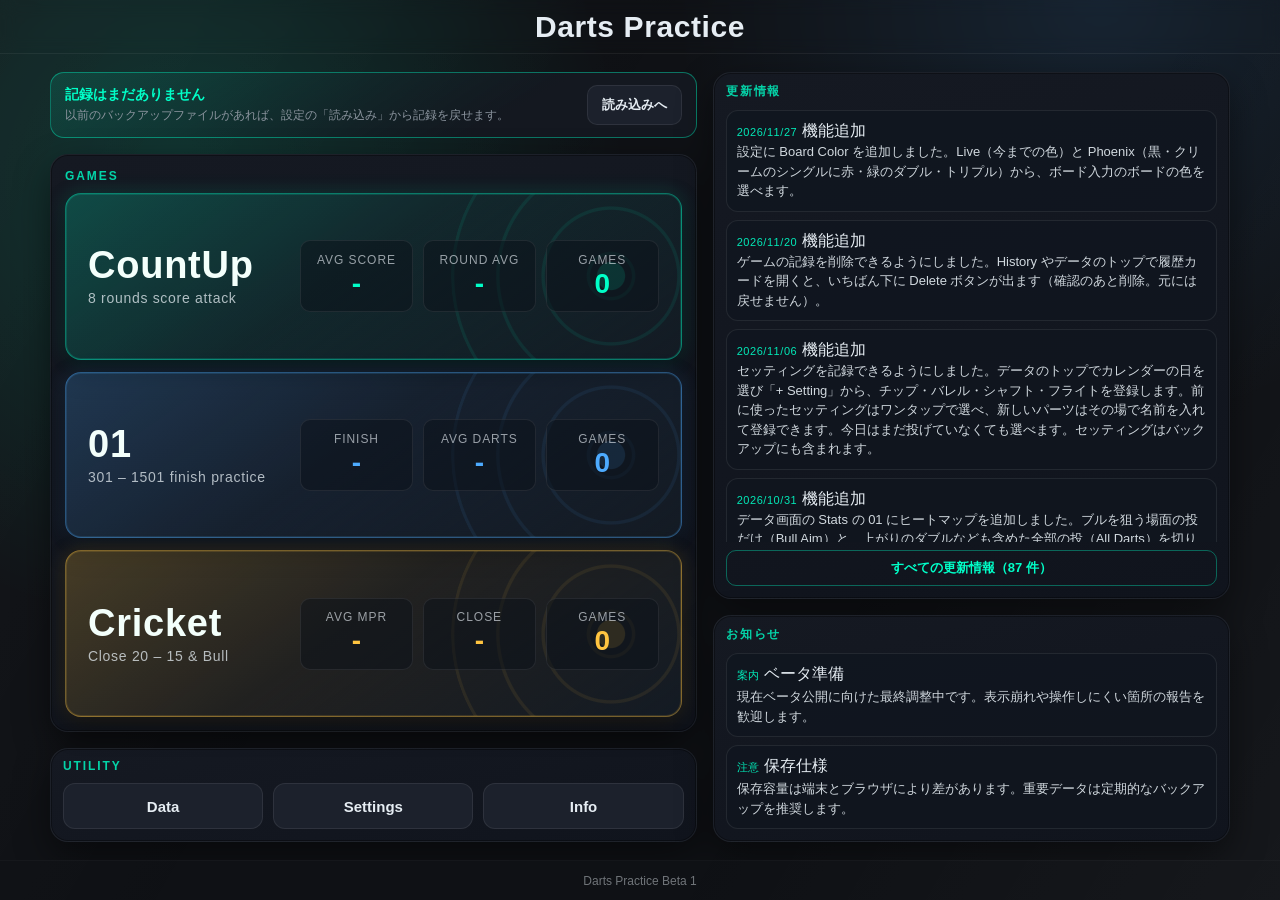
<file: index.html>
<!DOCTYPE html>
<html lang="ja">
  <head>
    <meta charset="UTF-8" />
    <title>Darts Practice</title>

    <meta
      name="viewport"
      content="width=device-width, initial-scale=1.0,
                maximum-scale=1.0, user-scalable=no, viewport-fit=cover"
    />

    <meta http-equiv="Cache-Control" content="no-cache, no-store, must-revalidate" />
    <meta http-equiv="Pragma" content="no-cache" />
    <meta http-equiv="Expires" content="0" />

    <meta name="theme-color" content="#0f1115" />

    <meta name="apple-mobile-web-app-capable" content="yes" />

    <meta
      name="apple-mobile-web-app-status-bar-style"
      content="black-translucent"
    />

    <meta name="apple-mobile-web-app-title" content="Darts Practice" />
    <link rel="apple-touch-icon" sizes="180x180" href="apple-touch-icon.png" />

    <link rel="manifest" href="manifest.json" />

    <link rel="stylesheet" href="css/base.css" />
    <link rel="stylesheet" href="css/theme.css" />

    <link rel="stylesheet" href="css/menu.css" />

    <link rel="stylesheet" href="css/layout/lay_core.css" />
  </head>

  <body class="page-menu">
    <header class="header">
      <h1>Darts Practice</h1>
    </header>

    <main class="menu-container">
      <!-- 左列：ゲーム（CountUp / 01 / Cricket を同じ大きさで並べる）と操作 -->
      <div class="menu-col menu-col-main">
      <!-- バックアップの声かけ（backup_ui.js の renderBackupReminder()。保存を勧めるときと、記録が 0 件のときだけ出す） -->
      <section id="backupReminder" class="backup-reminder" hidden></section>
      <section class="games-panel">
        <p class="section-label">Games</p>
        <!-- 各ゲームのカード。数字はそのゲームの記録のまとめ（main.js の initMenuSummary()） -->
        <div class="game-list">
          <button type="button" class="game-card game-countup" data-link="countup.html">
            <span class="game-card-head">
              <span class="btn-title">CountUp</span>
              <span class="btn-sub">8 rounds score attack</span>
            </span>
            <span class="hero-metrics" aria-label="CountUp summary">
              <span class="hero-metric">
                <span class="metric-label">Avg Score</span>
                <span class="metric-value" id="menuAvgScore">-</span>
              </span>
              <span class="hero-metric">
                <span class="metric-label">Round Avg</span>
                <span class="metric-value" id="menuRoundAvg">-</span>
              </span>
              <span class="hero-metric">
                <span class="metric-label">Games</span>
                <span class="metric-value" id="menuGamesPlayed">0</span>
              </span>
            </span>
          </button>

          <button type="button" class="game-card game-01" data-link="countup.html?game=01">
            <span class="game-card-head">
              <span class="btn-title">01</span>
              <span class="btn-sub">301 – 1501 finish practice</span>
            </span>
            <span class="hero-metrics" aria-label="01 summary">
              <span class="hero-metric">
                <span class="metric-label">Finish</span>
                <span class="metric-value" id="menu01Rate">-</span>
              </span>
              <span class="hero-metric">
                <span class="metric-label">Avg Darts</span>
                <span class="metric-value" id="menu01Darts">-</span>
              </span>
              <span class="hero-metric">
                <span class="metric-label">Games</span>
                <span class="metric-value" id="menu01Games">0</span>
              </span>
            </span>
          </button>

          <button type="button" class="game-card game-cricket" data-link="countup.html?game=cricket">
            <span class="game-card-head">
              <span class="btn-title">Cricket</span>
              <span class="btn-sub">Close 20 – 15 &amp; Bull</span>
            </span>
            <span class="hero-metrics" aria-label="Cricket summary">
              <span class="hero-metric">
                <span class="metric-label">Avg MPR</span>
                <span class="metric-value" id="menuCricketMpr">-</span>
              </span>
              <span class="hero-metric">
                <span class="metric-label">Close</span>
                <span class="metric-value" id="menuCricketClose">-</span>
              </span>
              <span class="hero-metric">
                <span class="metric-label">Games</span>
                <span class="metric-value" id="menuCricketGames">0</span>
              </span>
            </span>
          </button>
        </div>
      </section>

      <section class="utility-panel">
        <p class="section-label">Utility</p>
        <div class="utility-actions">
          <button onclick="location.href = 'data.html'">Data</button>
          <button onclick="location.href = 'settings.html'">Settings</button>
          <button onclick="location.href = 'news.html'">Info</button>
        </div>
      </section>
      </div>

      <!-- 右列：更新情報とお知らせ -->
      <div class="menu-col menu-col-side">
      <section class="updates-panel">
        <p class="section-label">更新情報</p>
        <ul class="info-list" id="mainUpdatesList" aria-label="更新情報一覧"></ul>
      </section>

      <section class="news-panel">
        <p class="section-label">お知らせ</p>
        <ul class="info-list" id="mainNoticesList" aria-label="お知らせ一覧"></ul>
      </section>
      </div>
    </main>

    <footer class="footer">
      <span>Darts Practice Beta 1</span>
    </footer>

    <!-- コア機能（最初に読み込む） -->
    <script src="js/core/state.js" defer></script>
    <script src="js/core/core.js" defer></script>
    <script src="js/core/storage.js" defer></script>
    <script src="js/core/backup.js" defer></script>
    <script src="js/ui/backup_ui.js" defer></script>
    <script src="js/ui/news.js" defer></script>

    <!-- 初期化（最後に読み込む） -->
    <script src="js/init/main.js" defer></script>
  </body>
</html>
</file>
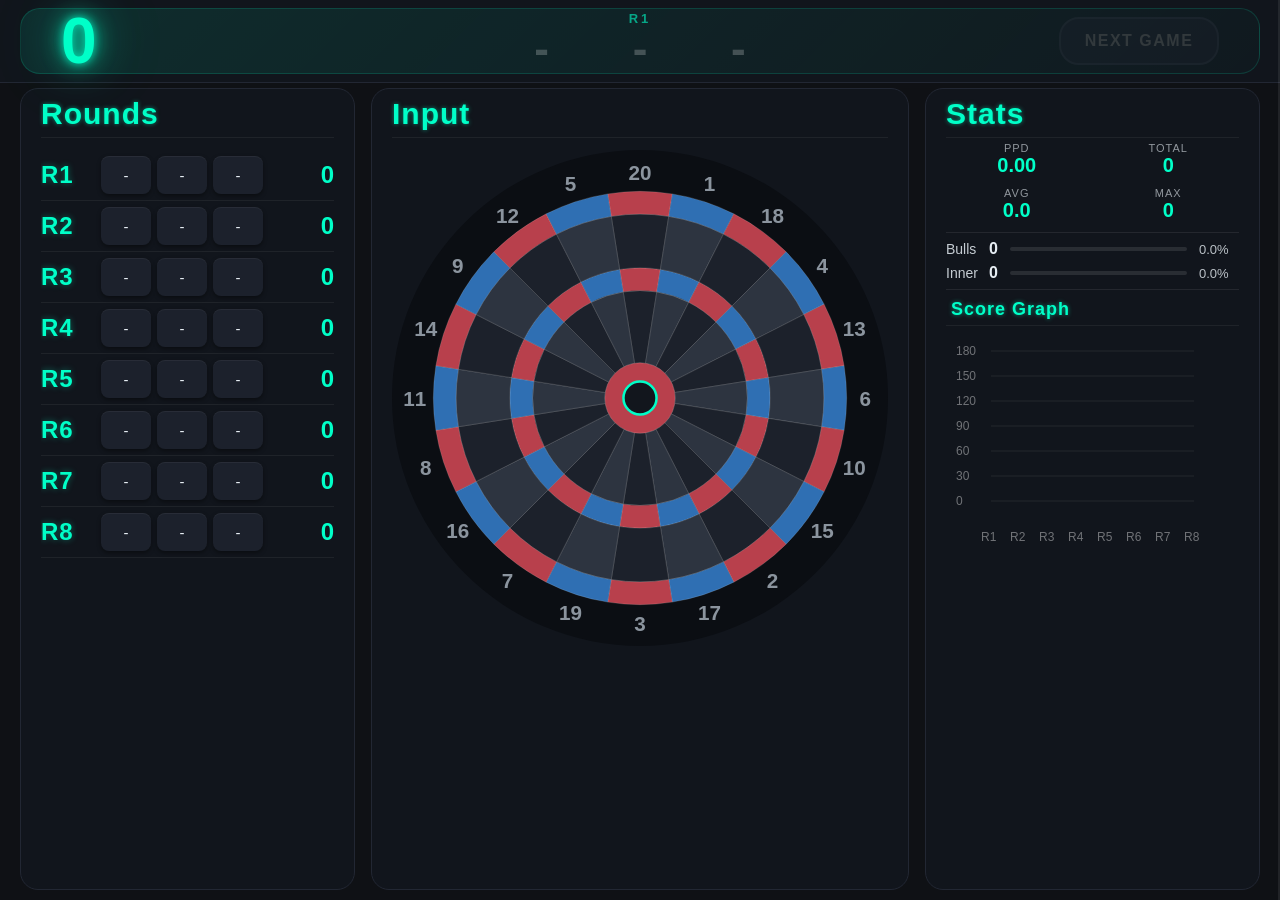
<file: countup.html>
<!DOCTYPE html>
<html lang="ja">
  <head>
    <meta charset="UTF-8" />
    <title>Darts Practice</title>

    <meta
      name="viewport"
      content="width=device-width, initial-scale=1.0,
                maximum-scale=1.0, user-scalable=no, viewport-fit=cover"
    />

    <meta http-equiv="Cache-Control" content="no-cache, no-store, must-revalidate" />
    <meta http-equiv="Pragma" content="no-cache" />
    <meta http-equiv="Expires" content="0" />

    <meta name="theme-color" content="#0f1115" />

    <meta name="apple-mobile-web-app-capable" content="yes" />

    <meta
      name="apple-mobile-web-app-status-bar-style"
      content="black-translucent"
    />

    <meta name="apple-mobile-web-app-title" content="Darts Practice" />
    <link rel="apple-touch-icon" sizes="180x180" href="apple-touch-icon.png" />

    <meta name="mobile-web-app-capable" content="yes" />

    <link rel="manifest" href="manifest.json" />

    <link rel="stylesheet" href="css/base.css" />
    <link rel="stylesheet" href="css/theme.css" />

    <link rel="stylesheet" href="css/layout/lay_core.css" />
    <link rel="stylesheet" href="css/layout/lay_header.css" />
    <link rel="stylesheet" href="css/layout/lay_round.css" />
    <link rel="stylesheet" href="css/layout/lay_input.css" />
    <link rel="stylesheet" href="css/layout/lay_stats.css" />
    <link rel="stylesheet" href="css/layout/lay_menu.css" />
    <link rel="stylesheet" href="css/layout/lay_cricket.css" />

    <link rel="stylesheet" href="css/responsive/phone.css" />
    <link rel="stylesheet" href="css/responsive/tablet.css" />
    <link rel="stylesheet" href="css/responsive/desktop.css" />
  </head>

  <body class="page-countup">
    <!-- ================= HEADER ================= -->
    <header class="header">
      <div class="score-panel">
        <div class="score-block">
          <div class="score-value" id="totalScore">0</div>
          <!-- 01・クリケットの設定（点数・上がり方・ラウンドの上限）。押すと設定を変えられる（cu_ui.js の openZeroOneSetup()） -->
          <button type="button" id="zeroOneInfo" class="zeroone-info config-only"></button>
        </div>

        <!-- 今のラウンドの各ダーツの得点（cu_ui.js の renderHeaderRound()） -->
        <div class="header-round" id="headerRound" aria-live="polite"></div>

        <button type="button" id="nextGameBtn" class="next-button" disabled>
          NEXT GAME
        </button>
      </div>
    </header>

    <!-- ================= 01 の設定 ================= -->
    <!-- 01 を始めるときに、点数・上がり方・ラウンドの上限を選ぶ（cu_ui.js の openZeroOneSetup()）。クリケットはラウンドの上限だけ -->
    <div id="zeroOneSetup" class="zeroone-setup" hidden>
      <div class="zeroone-setup-panel" role="dialog" aria-modal="true" aria-labelledby="zeroOneSetupTitle">
        <h2 id="zeroOneSetupTitle" class="zeroone-setup-title">01 Settings</h2>

        <div class="zeroone-setup-group">
          <div class="zeroone-setup-label">Score</div>
          <div class="zeroone-setup-options" data-key="start"></div>
        </div>

        <div class="zeroone-setup-group">
          <div class="zeroone-setup-label">Out</div>
          <div class="zeroone-setup-options" data-key="out"></div>
        </div>

        <div class="zeroone-setup-group">
          <div class="zeroone-setup-label">Rounds</div>
          <div class="zeroone-setup-options" data-key="rounds"></div>
        </div>

        <div class="zeroone-setup-actions">
          <button type="button" id="zeroOneSetupCancel" class="zeroone-setup-cancel">Cancel</button>
          <button type="button" id="zeroOneSetupStart" class="zeroone-setup-start">Start</button>
        </div>
      </div>
    </div>

    <!-- ================= MAIN ================= -->
    <main class="container">
      <!-- ===== ROUNDS ===== -->
      <section class="round-area">
        <h2>Rounds</h2>
        <!-- クリケットの記入表（20〜15・BULL のマーク。cu_ui.js の renderCricketBoard()） -->
        <div id="cricketBoard" class="cricket-board cricket-only"></div>
        <div class="round-list">
          <div id="roundContainer"></div>
        </div>
      </section>

      <!-- ===== INPUT ===== -->
      <section class="input-area">
        <h2>Input</h2>

        <button type="button" class="bull-setting no-cricket">
          <span class="label">Bull Mode</span>
          <span class="value">FAT</span>
        </button>

        <div class="top-buttons">
          <button type="button" data-display="Bull">Bull</button>
          <button type="button" data-display="InBull">In</button>
          <button type="button" data-display="Miss">Miss</button>
          <button type="button" id="undoBtn">戻る</button>
        </div>

        <div id="numberTable" class="number-table"></div>

        <!-- ボードの左右のパネル（ボードの横が空いているときだけ出す。cu_ui.js の renderGameSidePanels()） -->
        <div id="gameHeatmap" class="game-heatmap" hidden>
          <div class="game-heatmap-title">
            <span>This Game</span>
            <span id="gameHeatmapCount" class="game-heatmap-count"></span>
          </div>
          <div class="game-radar">
            <canvas id="gameHeatmapCanvas"></canvas>
            <div class="game-radar-sweep"></div>
          </div>
        </div>

        <div id="gameSideChart" class="game-side-panel game-side-chart" hidden>
          <div class="game-heatmap-title"><span>Round Score</span></div>
          <canvas id="gameSideChartCanvas"></canvas>
        </div>

        <div id="gameSideAwards" class="game-side-panel game-side-awards" hidden>
          <div class="game-heatmap-title"><span>Awards</span></div>
          <div id="gameSideAwardsGrid" class="game-side-awards-grid"></div>
        </div>

        <div id="gameSideStats" class="game-side-panel game-side-stats" hidden>
          <div class="game-heatmap-title"><span>Stats</span></div>
          <div id="gameSideStatsGrid" class="game-side-stats-grid"></div>
        </div>
      </section>

      <!-- ===== STATS ===== -->
      <section class="stats-area">
        <h2>Stats</h2>

        <!-- コンパクト表示 -->
        <div class="stats-compact">
          <div class="compact-block zeroone-only">
            <div class="compact-label">Finish</div>
            <div class="compact-value" id="zeroOneRateCompact">-</div>
            <div class="compact-sub" id="zeroOneAvgDartsCompact"></div>
          </div>

          <div class="compact-block">
            <div class="compact-label">Bulls</div>
            <div class="compact-value" id="bullCountCompact">0</div>
            <div class="compact-sub" id="bullPercentCompact">0.0%</div>
          </div>

          <div class="compact-block">
            <div class="compact-label">Inner</div>
            <div class="compact-value" id="innerBullsCompact">0</div>
            <div class="compact-sub" id="innerBullPercentCompact">0.0%</div>
          </div>

          <div class="compact-block no-cricket">
            <div class="compact-label">PPD</div>
            <div class="compact-value" id="ppdCompact">0.00</div>
          </div>

          <div class="compact-block no-cricket">
            <div class="compact-label">Avg</div>
            <div class="compact-value" id="roundAvgCompact">0.00</div>
          </div>

          <div class="compact-block no-cricket">
            <div class="compact-label">Max</div>
            <div class="compact-value" id="maxRoundCompact">0</div>
          </div>

          <!-- クリケット -->
          <div class="compact-block cricket-only">
            <div class="compact-label">MPR</div>
            <div class="compact-value" id="cricketMprCompact">0.00</div>
          </div>

          <div class="compact-block cricket-only">
            <div class="compact-label">Marks</div>
            <div class="compact-value" id="cricketMarksCompact">0</div>
          </div>

          <div class="compact-block cricket-only">
            <div class="compact-label">Close</div>
            <div class="compact-value" id="cricketClosedCompact">0/7</div>
          </div>
        </div>

        <!-- 詳細表示 -->
        <div class="stats-detail">
          <div class="stats-left">
            <!-- ===== 01：今の設定での上がり率・上がるまでのダーツ数（cu_ui.js の renderZeroOneRecord()） ===== -->
            <div class="stats-kpi zeroone-only">
              <div class="kpi-item">
                <div class="kpi-label">FINISH</div>
                <div class="kpi-value" id="zeroOneRate">-</div>
                <div class="kpi-sub" id="zeroOneRateSub"></div>
              </div>

              <div class="kpi-item">
                <div class="kpi-label">AVG DARTS</div>
                <div class="kpi-value" id="zeroOneAvgDarts">-</div>
                <div class="kpi-sub" id="zeroOneBestDarts"></div>
              </div>
            </div>

            <!-- ===== クリケット：今の設定での平均 MPR・クローズ率（cu_ui.js の renderCricketRecord()） ===== -->
            <div class="stats-kpi cricket-only">
              <div class="kpi-item">
                <div class="kpi-label">AVG MPR</div>
                <div class="kpi-value" id="cricketAvgMpr">-</div>
                <div class="kpi-sub" id="cricketBestMpr"></div>
              </div>

              <div class="kpi-item">
                <div class="kpi-label">CLOSE</div>
                <div class="kpi-value" id="cricketCloseRate">-</div>
                <div class="kpi-sub" id="cricketCloseRateSub"></div>
              </div>
            </div>

            <!-- ===== クリケットの KPI 行（stats.js の updateCricketStats()） ===== -->
            <div class="stats-kpi cricket-only">
              <div class="kpi-item">
                <div class="kpi-label">MPR</div>
                <div class="kpi-value" id="cricketMpr">0.00</div>
              </div>

              <div class="kpi-item">
                <div class="kpi-label">MARKS</div>
                <div class="kpi-value" id="cricketMarks">0</div>
              </div>

              <div class="kpi-item">
                <div class="kpi-label">CLOSE</div>
                <div class="kpi-value" id="cricketClosed">0/7</div>
              </div>

              <div class="kpi-item">
                <div class="kpi-label">MAX</div>
                <div class="kpi-value" id="cricketMaxMarks">0</div>
              </div>
            </div>

            <!-- ===== KPI行 ===== -->
            <div class="stats-kpi no-cricket">
              <div class="kpi-item">
                <div class="kpi-label">PPD</div>
                <div class="kpi-value" id="ppd">0</div>
              </div>

              <div class="kpi-item">
                <div class="kpi-label">TOTAL</div>
                <div class="kpi-value" id="totalDartsStat">0</div>
              </div>

              <div class="kpi-item">
                <div class="kpi-label">AVG</div>
                <div class="kpi-value" id="roundAvg">0</div>
              </div>

              <div class="kpi-item">
                <div class="kpi-label">MAX</div>
                <div class="kpi-value" id="maxRound">0</div>
              </div>
            </div>

            <hr class="stats-divider" />

            <!-- ===== Bull系 ===== -->
            <div class="bull-group">
              <div class="stat-row">
                <span class="label">Bulls</span>
                <span class="count" id="bullCount">0</span>

                <div class="bar-bg">
                  <div class="bar-fill" id="bullRateBar"></div>
                </div>

                <span class="percent" id="bullPercent">0.0%</span>
              </div>

              <div class="stat-row">
                <span class="label">Inner</span>
                <span class="count" id="innerBulls">0</span>

                <div class="bar-bg">
                  <div class="bar-fill inner" id="innerBullRateBar"></div>
                </div>

                <span class="percent" id="innerBullPercent">0.0%</span>
              </div>

              <div class="stat-row cricket-only">
                <span class="label">Triple</span>
                <span class="count" id="cricketTriples">0</span>

                <div class="bar-bg">
                  <div class="bar-fill triple" id="cricketTripleBar"></div>
                </div>

                <span class="percent" id="cricketTriplePercent">0.0%</span>
              </div>
            </div>

            <hr class="stats-divider" />

            <!-- クリケットのアワード（取ったものだけ。stats.js の updateCricketStats()） -->
            <div id="cricketAwards" class="awards cricket-only"></div>

            <div class="awards no-cricket">
              <div class="award-card" id="award-hattrick">
                <div class="award-title">Hat Trick</div>
                <div class="award-value" id="hatTrick">0</div>
              </div>

              <div class="award-card" id="award-threeblack">
                <div class="award-title">3 in the Black</div>
                <div class="award-value" id="threeInTheBlack">0</div>
              </div>

              <div class="award-card" id="award-ton80">
                <div class="award-title">Ton 80</div>
                <div class="award-value" id="ton80">0</div>
              </div>

              <div class="award-card" id="award-highton">
                <div class="award-title">High Ton</div>
                <div class="award-value" id="highTon">0</div>
              </div>

              <div class="award-card" id="award-lowton">
                <div class="award-title">Low Ton</div>
                <div class="award-value" id="lowTon">0</div>
              </div>

              <div class="award-card" id="award-threebed">
                <div class="award-title">3 in the Bed</div>
                <div class="award-value" id="threeInTheBed">0</div>
              </div>

              <div class="award-card" id="award-whitehorse">
                <div class="award-title">White Horse</div>
                <div class="award-value" id="whiteHorse">0</div>
              </div>
            </div>
          </div>

          <div class="stats-right">
            <h3>Score Graph</h3>
            <canvas id="scoreChart"></canvas>
          </div>
        </div>
      </section>
    </main>

    <div id="menuOverlay" class="menu-overlay"></div>

    <!-- ================= MENU DRAWER ================= -->

    <div id="menuEdge" class="menu-edge"></div>

    <!-- サイドメニューの中身は core.js の renderSideMenu() が作る（全画面共通） -->
    <div id="sideMenu" class="side-menu" role="navigation"></div>

    <!-- コア機能（最初に読み込む） -->
    <script src="js/core/state.js" defer></script>
    <script src="js/core/core.js" defer></script>
    <script src="js/core/storage.js" defer></script>

    <!-- ゲーム関連 -->
    <script src="js/game/stats.js" defer></script>
    <script src="js/game/game_core.js" defer></script>
    <script src="js/game/game_01.js" defer></script>
    <script src="js/game/game_cricket.js" defer></script>
    <script src="js/game/game_countup.js" defer></script>
    <script src="js/game/board_input.js" defer></script>
    <script src="js/data/heatmap.js" defer></script>
    <script src="js/game/cu_ui.js" defer></script>

    <!-- UI -->
    <script src="js/ui/chart.js" defer></script>
    <script src="js/ui/settings.js" defer></script>
    <script src="js/core/backup.js" defer></script>
    <script src="js/ui/backup_ui.js" defer></script>

    <!-- 初期化（最後に読み込む） -->
    <script src="js/init/main.js" defer></script>
  </body>
</html>
</file>
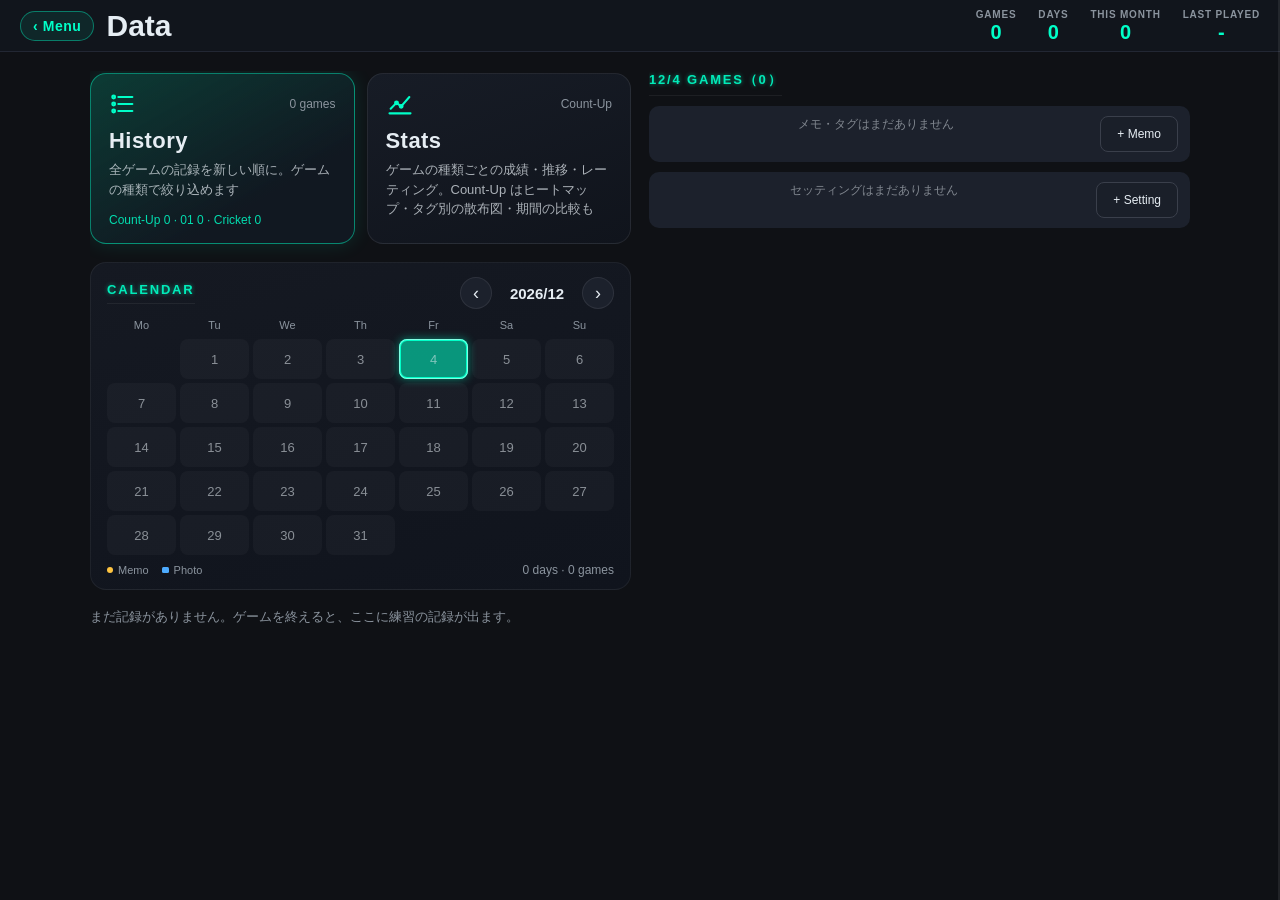
<file: data.html>
<!DOCTYPE html>
<html lang="ja">
  <head>
    <meta charset="UTF-8" />
    <title>Darts Data</title>

    <meta
      name="viewport"
      content="width=device-width, initial-scale=1.0,
                maximum-scale=1.0, user-scalable=no, viewport-fit=cover"
    />

    <meta http-equiv="Cache-Control" content="no-cache, no-store, must-revalidate" />
    <meta http-equiv="Pragma" content="no-cache" />
    <meta http-equiv="Expires" content="0" />

    <meta name="theme-color" content="#0f1115" />

    <meta name="apple-mobile-web-app-capable" content="yes" />

    <meta
      name="apple-mobile-web-app-status-bar-style"
      content="black-translucent"
    />

    <meta name="apple-mobile-web-app-title" content="Darts Practice" />
    <link rel="apple-touch-icon" sizes="180x180" href="apple-touch-icon.png" />

    <link rel="manifest" href="manifest.json" />

    <link rel="stylesheet" href="css/base.css" />
    <link rel="stylesheet" href="css/theme.css" />

    <link rel="stylesheet" href="css/layout/lay_menu.css" />
    <link rel="stylesheet" href="css/layout/lay_data.css" />

  </head>

  <body class="page-data" onload="initDataPage()">
    <header class="header">
      <!-- トップでは「‹ Menu」（メインメニューへ）、各画面では「‹ Top」（データのトップへ）。data_hub.js -->
      <button type="button" id="dataHubBack" class="header-back">‹ Menu</button>
      <h1>Data</h1>
      <!-- Stats で見るゲームの切り替え（data_01.js の initDataGameSwitch()。Stats の画面だけに出す） -->
      <div id="dataGameSwitch" class="data-game-switch" role="tablist" aria-label="ゲームの種類">
        <button type="button" data-game="countup">Count-Up</button>
        <button type="button" data-game="01">01</button>
        <button type="button" data-game="cricket">Cricket</button>
      </div>
      <!-- トップのときだけ出す全ゲームのまとめ（data_hub.js の renderDataHub()） -->
      <div id="dataHubHeaderStats" class="data-hub-header-stats" aria-label="まとめ"></div>
    </header>

<!-- データ画面のトップ：全ゲームのまとめ・History（記録）と Stats（分析）の選択・カレンダー（data_hub.js の renderDataHub()） -->
<div id="dataHub" class="data-hub"></div>

<main class="data-container">
  <!-- History（記録）：全ゲームの一覧。ゲームの種類で絞り込める（data_loader.js の setHistoryFilter()） -->
  <div id="rightPanel">
    <div id="historyFilter" class="history-filter" role="group" aria-label="ゲームの種類で絞り込む">
      <button type="button" data-filter="all" onclick="setHistoryFilter('all')">All</button>
      <button type="button" data-filter="countup" onclick="setHistoryFilter('countup')">Count-Up</button>
      <button type="button" data-filter="01" onclick="setHistoryFilter('01')">01</button>
      <button type="button" data-filter="cricket" onclick="setHistoryFilter('cricket')">Cricket</button>
    </div>
    <!-- 日別メモのタグで絞り込む（data_loader.js の renderDataTagFilterHtml()。トップのカレンダーと共通） -->
    <div id="historyTagFilter" class="history-tag-filter"></div>
    <section id="sessionsContainer"></section>
  </div>
  <!-- Stats（分析）：ヘッダーで選んだゲームの成績。Count-Up はヒートマップ・タグ別の散布図・期間の比較も続けて出す（data.js の renderStatsView()） -->
  <div id="leftPanel">
    <!-- 01 の Stats（data_01.js の renderZeroOneData()。01 を選んでいるときだけ出し、下のカウントアップの欄は隠す） -->
    <div id="zeroOneStatsPanel" class="zeroone-stats-panel"></div>
    <section id="statsSection" class="data-summary-section">
      <h3 class="data-section-title">Stats</h3>
      <div id="statsContainer"></div>
    </section>
    <section id="awardsSection" class="data-summary-section">
      <h3 class="data-section-title">Awards</h3>
      <div id="awardsContainer"></div>
    </section>
    <!-- Stats の各欄はカード（.data-summary-section）。横に広い画面では 2 列に並べ、グラフなど幅のいるものは .stats-wide で 1 行を使う -->
    <section id="gameChartSection" class="data-summary-section stats-wide">
      <h3 id="scoreChartTitle" class="data-section-title">Score Trend (Last 30 Games)</h3>
      <canvas id="scoreChart"></canvas>
    </section>
    <section id="ratingReferenceSection" class="rating-reference" style="display:none;"></section>
    <!-- Period：ゲームの種類ごとの、週・月・年ごとの平均の推移と、今の期間・前の期間の比較（data_period.js の renderStatsPeriod()。Count-Up・01・Cricket で出す） -->
    <section id="periodTrendSection" class="data-summary-section period-trend"></section>
    <section id="heatmapSection" class="data-summary-section stats-wide">
      <h3 class="data-section-title">Heatmap</h3>
      <div class="heatmap-controls">
        <!-- 期間（heatmap.js の setupHeatmapControls()。押しやすいようボタンで並べる） -->
        <span id="heatmapPeriod" class="data-hub-period-tabs heatmap-period-tabs" role="group" aria-label="ヒートマップの期間">
          <button type="button" data-heatmap-period="all">All</button>
          <button type="button" data-heatmap-period="d30">30 Days</button>
          <button type="button" data-heatmap-period="d7">7 Days</button>
          <button type="button" data-heatmap-period="d1">Today</button>
        </span>
        <span id="heatmapCount" class="heatmap-count"></span>
      </div>
      <div class="heatmap-body">
        <div class="heatmap-board">
          <canvas id="heatmapCanvas"></canvas>
        </div>
        <div class="heatmap-side">
          <!-- 中心からの距離（heatmap.js の renderHeatmapRange()） -->
          <div id="heatmapRange" class="heatmap-range"></div>
          <div id="heatmapHits" class="heatmap-hits"></div>
        </div>
      </div>
      <!-- 期間の中の推移（heatmap.js の renderHeatmapTrend()。Today はゲームごと、7 Days・30 Days は日ごと、All は週ごと） -->
      <div class="heatmap-trend">
        <div class="heatmap-trend-top">
          <span class="heatmap-trend-title" id="heatmapTrendTitle">Trend</span>
          <span id="heatmapTrendMetric" class="data-hub-period-tabs" role="group" aria-label="推移の項目">
            <button type="button" data-heatmap-metric="range">RANGE</button>
            <button type="button" data-heatmap-metric="bull">Bull %</button>
            <button type="button" data-heatmap-metric="d80">80% Circle</button>
          </span>
        </div>
        <canvas id="heatmapTrendChart" class="heatmap-trend-chart"></canvas>
        <p id="heatmapTrendNote" class="heatmap-trend-note"></p>
      </div>
    </section>
    <!-- タグ検索：タグを選ぶと、合う日をカレンダーで光らせ、合う日とそれ以外の日の成績を比べる（data.js の renderTagSearch()） -->
    <section class="data-summary-section stats-wide">
      <h3 class="data-section-title">Tag Search</h3>
      <div id="tagSearchSection" class="tag-search"></div>
    </section>
    <section class="data-summary-section stats-wide">
      <h3 class="data-section-title">Tag Scatter</h3>
      <div id="scatterTagControls" class="scatter-tag-controls"></div>
      <canvas id="scatterChart"></canvas>
      <div id="scatterLegend" class="scatter-legend"></div>
    </section>
    <!-- 期間 A と B の比較（data.js の drawSelectedRangeChart()）。ボタンで今週と先週などをすぐ選べ、日付で自由にも選べる -->
    <section id="rangeChartSection" class="data-summary-section stats-wide">
      <div class="range-chart-top">
        <h3 class="data-section-title">Period Compare</h3>
        <span id="rangePresets" class="data-hub-period-tabs range-presets" role="group" aria-label="比べる期間">
          <button type="button" data-range-preset="week">Week</button>
          <button type="button" data-range-preset="month">Month</button>
          <button type="button" data-range-preset="d30">30 Days</button>
        </span>
      </div>
      <div class="range-chart-controls">
        <div class="range-chart-row a">
          <span class="range-prefix">A</span>
          <input id="rangeStartDate" type="date" aria-label="A の始まり" />
          <span class="range-sep">〜</span>
          <input id="rangeEndDate" type="date" aria-label="A の終わり" />
        </div>
        <div class="range-chart-row b">
          <span class="range-prefix">B</span>
          <input id="compareStartDate" type="date" aria-label="B の始まり" />
          <span class="range-sep">〜</span>
          <input id="compareEndDate" type="date" aria-label="B の終わり" />
        </div>
      </div>
      <div id="rangeChartSummary" class="period-trend-compare range-chart-summary"></div>
      <canvas id="rangeScoreChart"></canvas>
      <p class="range-chart-note">それぞれの期間の 1 日目からの日ごとの平均スコア（練習しなかった日は飛ばしてつなぐ）。下の日付は上が A、下が B</p>
    </section>
    <!-- 2 つの日を比べる（data.js の renderDayCompare()。もとの Day の詳細の比較日を作り直したもの） -->
    <section class="data-summary-section stats-wide">
      <h3 class="data-section-title">Day Compare</h3>
      <div id="dayCompareSection" class="day-compare"></div>
    </section>
  </div>
  <!-- フッター：History のページ送り（Stats では出さない） -->
<div class="footer-bar">
  <div class="pagination" id="paginationContainer">
    <button id="prevBtn" onclick="changePage('Prev')">Prev</button>
    <span class="page-info" id="pageInfo"></span>
    <button id="nextBtn" onclick="changePage('Next')">Next</button>
  </div>
</div>
</main>

    <div id="groupNoteModal" class="group-note-modal" style="display:none;">
      <div class="group-note-dialog">
        <div class="group-note-header">
          <h3 id="groupNoteTitle">Group Memo</h3>
          <button id="groupNoteCloseBtn" type="button">×</button>
        </div>

        <label class="group-note-label" for="groupNoteComment">Comment</label>
        <textarea id="groupNoteComment" rows="5" placeholder="その日の調子、設定変更、飲酒有無などをメモ"></textarea>

        <label class="group-note-label" for="groupNoteTags">Tags (comma or space)</label>
        <input id="groupNoteTags" type="text" placeholder="例: 飲酒, 重いバレル, グリップ浅め" />
        <div id="groupNoteTagSuggestions" class="group-note-suggestions" style="display:none;"></div>

        <label class="group-note-label" for="groupNoteImageInput">Setup Image</label>
        <input id="groupNoteImageInput" type="file" accept="image/*" />
        <img id="groupNotePreview" class="group-note-preview-image" alt="preview" style="display:none;" />

        <div class="group-note-actions">
          <button id="groupNoteDeleteImageBtn" type="button">画像削除</button>
          <button id="groupNoteSaveBtn" type="button">保存</button>
        </div>
      </div>
    </div>

    <div id="menuOverlay" class="menu-overlay"></div>

    <!-- ================= MENU DRAWER ================= -->

    <div id="menuEdge" class="menu-edge"></div>

    <!-- サイドメニューの中身は core.js の renderSideMenu() が作る（全画面共通） -->
    <div id="sideMenu" class="side-menu" role="navigation"></div>

    <!-- コア機能（最初に読み込む） -->
    <script src="js/core/state.js" defer></script>
    <script src="js/core/core.js" defer></script>
    <script src="js/core/storage.js" defer></script>

    <!-- 計算（アワード判定） -->
    <script src="js/game/stats.js" defer></script>

    <!-- データ関連 -->
    <script src="js/data/data_loader.js" defer></script>
    <script src="js/data/data_notes.js" defer></script>
    <script src="js/data/gear.js" defer></script>
    <script src="js/data/rating.js" defer></script>
    <script src="js/data/data.js" defer></script>
    <script src="js/data/heatmap.js" defer></script>
    <script src="js/data/data_01.js" defer></script>
    <script src="js/data/data_cricket.js" defer></script>
    <script src="js/data/data_period.js" defer></script>
    <script src="js/data/data_hub.js" defer></script>

    <!-- 初期化（最後に読み込む） -->
    <script src="js/init/main.js" defer></script>
  </body>
</html>
</file>
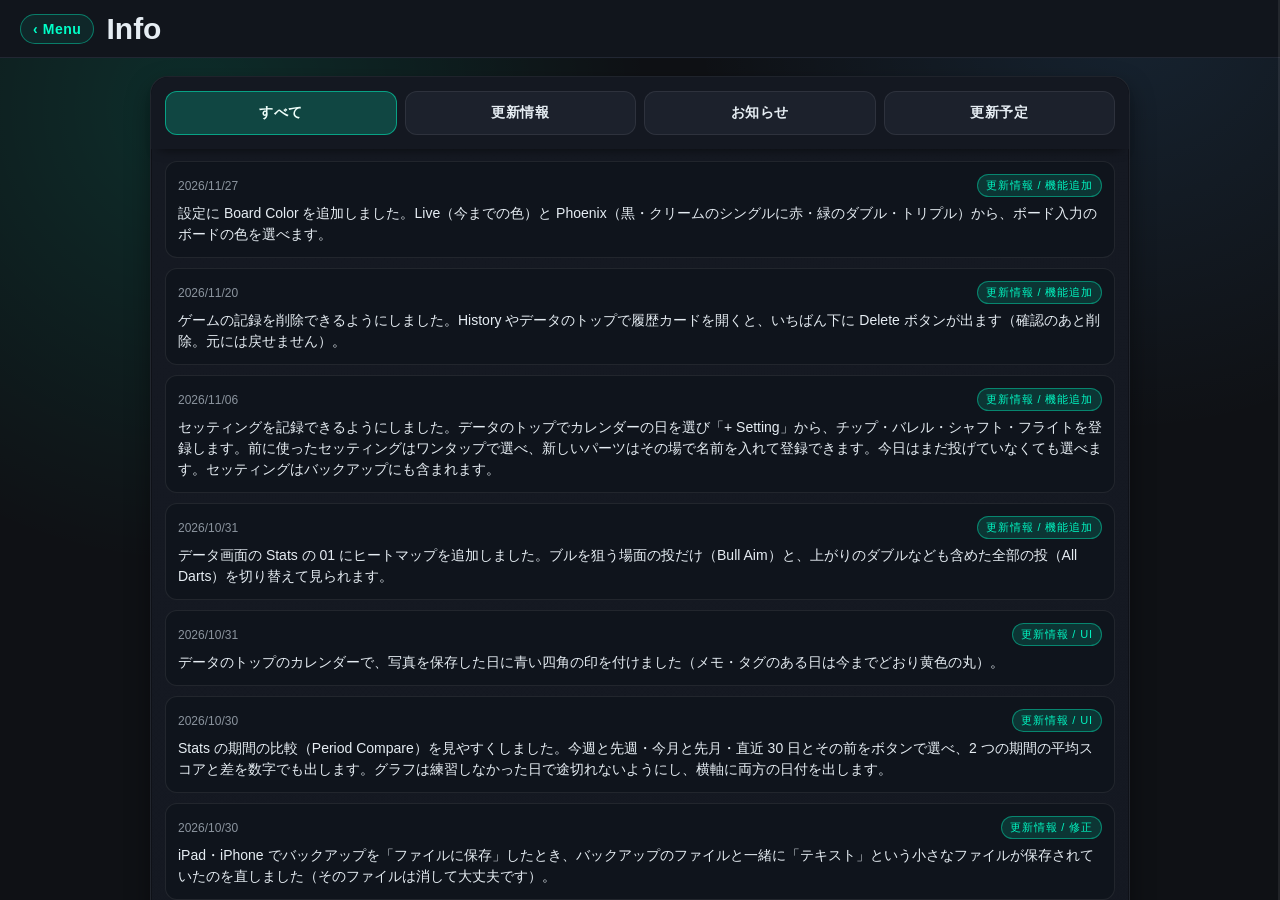
<file: news.html>
<!DOCTYPE html>
<html lang="ja">
  <head>
    <meta charset="UTF-8" />
    <title>Info | Darts Practice</title>

    <meta
      name="viewport"
      content="width=device-width, initial-scale=1.0,
                maximum-scale=1.0, user-scalable=no, viewport-fit=cover"
    />

    <meta http-equiv="Cache-Control" content="no-cache, no-store, must-revalidate" />
    <meta http-equiv="Pragma" content="no-cache" />
    <meta http-equiv="Expires" content="0" />

    <meta name="theme-color" content="#0f1115" />

    <meta name="apple-mobile-web-app-capable" content="yes" />

    <meta
      name="apple-mobile-web-app-status-bar-style"
      content="black-translucent"
    />

    <meta name="apple-mobile-web-app-title" content="Darts Practice" />
    <link rel="apple-touch-icon" sizes="180x180" href="apple-touch-icon.png" />

    <link rel="manifest" href="manifest.json" />

    <link rel="stylesheet" href="css/base.css" />
    <link rel="stylesheet" href="css/theme.css" />
    <link rel="stylesheet" href="css/layout/lay_core.css" />
    <link rel="stylesheet" href="css/layout/lay_menu.css" />
    <link rel="stylesheet" href="css/news.css" />
  </head>

  <body class="page-info">
    <header class="header">
      <button type="button" class="header-back" data-link="index.html">‹ Menu</button>
      <h1>Info</h1>
    </header>

    <main class="info-container">
      <section class="info-panel">
        <div class="info-tabs" role="tablist" aria-label="Information Tabs">
          <button class="active" data-tab="all" role="tab" aria-selected="true" type="button">すべて</button>
          <button data-tab="updates" role="tab" aria-selected="false" type="button">更新情報</button>
          <button data-tab="notice" role="tab" aria-selected="false" type="button">お知らせ</button>
          <button data-tab="plan" role="tab" aria-selected="false" type="button">更新予定</button>
        </div>

        <section class="tab-panel active" id="tab-all" data-panel="all" role="tabpanel">
          <ul class="info-list" id="allList"></ul>
        </section>

        <section class="tab-panel" id="tab-updates" data-panel="updates" role="tabpanel" hidden>
          <ul class="info-list" id="updatesList"></ul>
        </section>

        <section class="tab-panel" id="tab-notice" data-panel="notice" role="tabpanel" hidden>
          <ul class="info-list" id="noticeList"></ul>
        </section>

        <section class="tab-panel" id="tab-plan" data-panel="plan" role="tabpanel" hidden>
          <ul class="info-list" id="planList"></ul>
        </section>
      </section>
    </main>

    <div id="menuOverlay" class="menu-overlay"></div>

    <div id="menuEdge" class="menu-edge"></div>

    <!-- サイドメニューの中身は core.js の renderSideMenu() が作る（全画面共通） -->
    <div id="sideMenu" class="side-menu" role="navigation"></div>

    <script src="js/core/state.js" defer></script>
    <script src="js/core/core.js" defer></script>
    <script src="js/core/storage.js" defer></script>

    <script src="js/ui/news.js" defer></script>
    <script src="js/init/main.js" defer></script>
  </body>
</html>
</file>
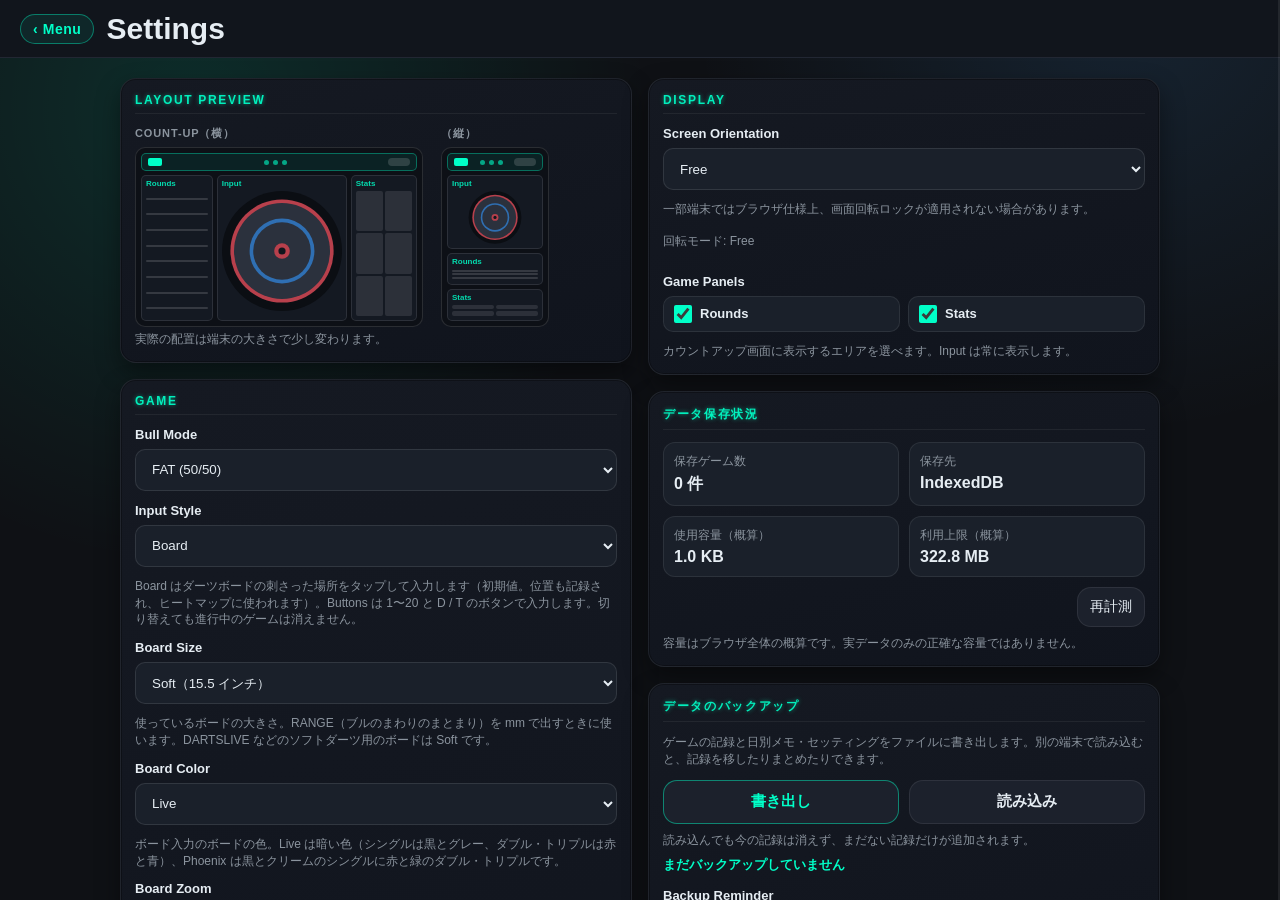
<file: settings.html>
<!DOCTYPE html>
<html lang="ja">
  <head>
    <meta charset="UTF-8" />
    <title>Darts Settings</title>

    <meta
      name="viewport"
      content="width=device-width, initial-scale=1.0,
                maximum-scale=1.0, user-scalable=no, viewport-fit=cover"
    />

    <meta http-equiv="Cache-Control" content="no-cache, no-store, must-revalidate" />
    <meta http-equiv="Pragma" content="no-cache" />
    <meta http-equiv="Expires" content="0" />

    <meta name="theme-color" content="#0f1115" />

    <meta name="apple-mobile-web-app-capable" content="yes" />

    <meta
      name="apple-mobile-web-app-status-bar-style"
      content="black-translucent"
    />

    <meta name="apple-mobile-web-app-title" content="Darts Practice" />
    <link rel="apple-touch-icon" sizes="180x180" href="apple-touch-icon.png" />

    <link rel="manifest" href="manifest.json" />
    <link rel="stylesheet" href="css/base.css" />
    <link rel="stylesheet" href="css/theme.css" />

    <link rel="stylesheet" href="css/layout/lay_core.css" />
    <link rel="stylesheet" href="css/layout/lay_menu.css" />

    <style>
      body {
        background:
          radial-gradient(circle at 15% 12%, rgba(0, 255, 200, 0.12), transparent 34%),
          radial-gradient(circle at 88% 0%, rgba(77, 171, 255, 0.12), transparent 30%),
          var(--bg-main);
      }

      /* ===== 画面の割り付け =====
         ヘッダーの下を全部スクロール領域にする（body は base.css でスクロール禁止のため）。
         左右の余白に指を置いてもスクロールできるよう、スクロール領域は画面幅いっぱいにし、
         中身は左右の padding で中央に寄せる。 */
      body.page-settings {
        display: flex;
        flex-direction: column;
      }

      body.page-settings .header {
        flex: none;

        display: flex;
        align-items: center;

        padding: calc(var(--safe-top) + 12px) var(--gutter-right) 12px var(--gutter-left);

        background: var(--bg-panel);
        border-bottom: 1px solid var(--border-main);
      }

      body.page-settings .header h1 {
        margin: 0;
        font-size: 30px;
        line-height: 1.1;
      }

      .settings-container {
        --settings-max-width: 560px;

        flex: 1;
        min-height: 0;
        overflow-y: auto;
        -webkit-overflow-scrolling: touch;

        display: flex;
        flex-direction: column;
        gap: 14px;

        padding:
          20px
          max(var(--gutter-right), calc((100% - var(--settings-max-width)) / 2))
          calc(24px + env(safe-area-inset-bottom))
          max(var(--gutter-left), calc((100% - var(--settings-max-width)) / 2));
      }

      /* タブレット縦：1 列を少し広く */
      .tablet.portrait .settings-container {
        --settings-max-width: 640px;
      }

      /* 横向き：2 列 × 2 段に並べる（iPad 横ならスクロールなしで全部見える） */
      .landscape .settings-container,
      .desktop .settings-container {
        --settings-max-width: 1040px;

        display: grid;
        grid-template-columns: repeat(2, minmax(0, 1fr));
        align-items: start;
        align-content: start;
        gap: 16px;
      }

      /* スマホ：タイトルを小さめに */
      .phone.page-settings .header h1 {
        font-size: 22px;
      }

      .settings-panel {
        background: linear-gradient(165deg, #151922 0%, #10141d 100%);
        border-radius: 16px;
        border: 1px solid rgba(255, 255, 255, 0.06);
        box-shadow:
          0 10px 24px rgba(0, 0, 0, 0.4),
          0 0 0 1px rgba(0, 0, 0, 0.3) inset;
        padding: 14px;
      }

      .panel-title {
        margin: 0 0 12px;
        font-size: 12px;
        font-weight: 700;
        letter-spacing: 0.14em;
        text-transform: uppercase;
        color: rgb(var(--accent-rgb) / 0.92);
      }

      .setting-group {
        display: flex;
        flex-direction: column;
        gap: 7px;
      }

      .setting-group + .setting-group {
        margin-top: 12px;
      }

      .setting-group label {
        font-size: 13px;
        font-weight: 600;
        color: var(--text-main);
      }

      .setting-group select {
        height: 42px;
        padding: 0 12px;
        border-radius: 10px;
        background: #1a202a;
        color: var(--text-main);
        border: 1px solid rgba(255, 255, 255, 0.1);
      }

      .setting-group select:focus {
        outline: none;
        border-color: rgb(var(--accent-rgb) / 0.6);
        box-shadow: 0 0 0 3px rgb(var(--accent-rgb) / 0.15);
      }

      .setting-help {
        margin: 4px 0 0;
        font-size: 12px;
        line-height: 1.4;
        color: var(--text-muted);
      }

      .tab-toggle-grid {
        display: grid;
        grid-template-columns: repeat(2, minmax(0, 1fr));
        gap: 8px;
      }

      .tab-toggle-item {
        display: flex;
        align-items: center;
        gap: 8px;
        background: #1a202a;
        border: 1px solid rgba(255, 255, 255, 0.08);
        border-radius: 10px;
        padding: 8px 10px;
      }

      .tab-toggle-item input {
        width: 18px;
        height: 18px;
        margin: 0;
        accent-color: var(--accent);
      }

      .setting-group .tab-toggle-item label {
        flex: 1;
        margin: 0;
        font-size: 13px;
        font-weight: 600;
      }

      .orientation-status {
        margin-top: 8px;
        font-size: 12px;
        color: var(--text-muted);
      }

      .storage-status-grid {
        display: grid;
        grid-template-columns: 1fr 1fr;
        gap: 10px;
      }

      .storage-status-item {
        background: #1a202a;
        border: 1px solid rgba(255, 255, 255, 0.08);
        border-radius: 12px;
        padding: 10px;
      }

      .storage-status-label {
        display: block;
        font-size: 12px;
        color: var(--text-muted);
        margin-bottom: 4px;
      }

      .storage-status-value {
        display: block;
        font-size: 16px;
        font-weight: 700;
        color: var(--text-main);
      }

      .storage-status-actions {
        margin-top: 10px;
        display: flex;
        justify-content: flex-end;
      }

      .storage-status-actions button {
        min-height: 40px;
        padding: 0 12px;
        font-size: 14px;
      }

      .storage-status-note {
        margin: 8px 0 0;
        font-size: 12px;
        color: var(--text-muted);
        line-height: 1.45;
      }

      .backup-actions {
        margin: 12px 0 8px;
        display: grid;
        grid-template-columns: 1fr 1fr;
        gap: 10px;
      }

      .backup-actions button {
        min-height: 44px;
        font-size: 15px;
        font-weight: 600;
      }

      .backup-last-info {
        margin: 6px 0 0;
        font-size: 13px;
        font-weight: 600;
        color: var(--accent);
      }

      .backup-reminder-setting {
        margin-top: 14px;
      }

      /* メニュー画面の「読み込みへ」から来たとき */
      .backup-panel.is-highlighted {
        border-color: rgb(var(--accent-rgb) / 0.6);
        box-shadow: 0 0 0 1px rgb(var(--accent-rgb) / 0.4), 0 0 24px rgb(var(--accent-rgb) / 0.18);
      }

      #exportBackupBtn {
        color: var(--accent);
        border-color: rgb(var(--accent-rgb) / 0.45);
      }

      @media (max-width: 480px) {
        .storage-status-grid {
          grid-template-columns: 1fr;
        }
      }

      /* ===== Layout Preview（画面の配置の目安） ===== */
      /* ほかの設定の欄と同じ 1 列分の幅（横幅いっぱいにはしない） */
      .layout-preview-panel {
        min-width: 0;
      }

      /*
        横向き：左の列は Layout Preview の下に Game、右の列は Display（プレビューが変わる Game Panels）の下に
        データ保存状況・バックアップ。列ごとに上に詰めるので、片方が長くても隙間ができない
      */
      .settings-col {
        display: contents;
      }

      .layout-preview-panel { order: 1; }
      .display-panel { order: 2; }
      .game-panel { order: 3; }
      .storage-panel { order: 4; }
      .backup-panel { order: 5; }

      .landscape .settings-col,
      .desktop .settings-col {
        display: flex;
        flex-direction: column;
        gap: 16px;
        min-width: 0;
      }

      .layout-preview {
        display: flex;
        flex-wrap: wrap;
        align-items: flex-end;
        gap: 18px;
      }

      .pv-figure {
        display: flex;
        flex-direction: column;
        gap: 6px;
        margin: 0;
      }

      .pv-caption {
        color: var(--text-muted);
        font-size: 11px;
        font-weight: 700;
        letter-spacing: 0.08em;
      }

      .pv-screen {
        display: flex;
        flex-direction: column;
        gap: 4px;

        padding: 5px;

        border-radius: 10px;
        border: 1px solid rgba(255, 255, 255, 0.12);
        background: #0d1016;

        transition: box-shadow 0.2s ease;
      }

      .pv-screen.landscape-screen { width: 288px; height: 180px; }
      .pv-screen.portrait-screen { width: 108px; height: 180px; }

      /* スマホは横・縦の 2 つを横に並べられる大きさにする */
      .phone .layout-preview { gap: 10px; }
      .phone .pv-screen.landscape-screen { width: 200px; height: 126px; }
      .phone .pv-screen.portrait-screen { width: 76px; height: 126px; }

      /* 設定を変えたとき、変わったプレビューを少し光らせる */
      .pv-flash {
        animation: pvFlash 0.9s ease;
      }

      @keyframes pvFlash {
        0% { box-shadow: 0 0 0 2px rgb(var(--accent-rgb) / 0.9), 0 0 18px rgb(var(--accent-rgb) / 0.6); }
        100% { box-shadow: 0 0 0 0 rgb(var(--accent-rgb) / 0); }
      }

      .pv-header {
        flex: none;
        display: flex;
        align-items: center;
        justify-content: space-between;
        gap: 4px;

        height: 18px;
        padding: 0 6px;

        border-radius: 5px;
        border: 1px solid rgb(var(--accent-rgb) / 0.35);
        background: rgb(var(--accent-rgb) / 0.08);
      }

      .pv-header .pv-score { width: 14px; height: 8px; border-radius: 2px; background: var(--accent); }
      .pv-header .pv-round { display: flex; gap: 4px; }
      .pv-header .pv-round span { width: 5px; height: 5px; border-radius: 50%; background: rgb(var(--accent-rgb) / 0.6); }
      .pv-header .pv-next { width: 22px; height: 8px; border-radius: 4px; background: rgba(255, 255, 255, 0.15); }

      .pv-body {
        flex: 1;
        min-height: 0;
        display: flex;
        gap: 4px;
      }

      .portrait-screen .pv-body {
        flex-direction: column;
      }

      .pv-area {
        position: relative;
        min-width: 0;
        min-height: 0;

        display: flex;
        flex-direction: column;
        gap: 3px;

        padding: 4px;

        border-radius: 5px;
        border: 1px solid rgba(255, 255, 255, 0.1);
        background: #141922;
      }

      .pv-area-label {
        color: rgb(var(--accent-rgb) / 0.85);
        font-size: 8px;
        font-weight: 700;
        line-height: 1;
      }

      .landscape-screen .pv-rounds { flex: 0 0 26%; }
      .landscape-screen .pv-stats { flex: 0 0 24%; }
      .pv-input { flex: 1; }
      .portrait-screen .pv-rounds,
      .portrait-screen .pv-stats { flex: 0 0 22%; }

      .pv-lines {
        flex: 1;
        min-height: 0;
        display: flex;
        flex-direction: column;
        justify-content: space-around;
      }

      .pv-lines span {
        height: 2px;
        border-radius: 1px;
        background: rgba(255, 255, 255, 0.14);
      }

      .pv-tiles {
        flex: 1;
        min-height: 0;
        display: grid;
        grid-template-columns: 1fr 1fr;
        gap: 2px;
      }

      .pv-tiles span {
        border-radius: 2px;
        background: rgba(255, 255, 255, 0.1);
      }

      .pv-input-body {
        position: relative;
        flex: 1;
        min-height: 0;
        display: flex;
        gap: 4px;
      }

      .pv-board-wrap {
        flex: 1;
        min-width: 0;
        display: flex;
        justify-content: center;
        align-items: flex-start;
      }

      .pv-board {
        display: block;
        width: 100%;
        height: 100%;
      }

      .pv-buttons {
        flex: 1;
        display: grid;
        grid-template-columns: repeat(5, 1fr);
        grid-auto-rows: 1fr;
        gap: 2px;
      }

      .pv-buttons span {
        border-radius: 2px;
        background: #232a36;
      }

      .pv-buttons span.pv-special {
        background: rgb(var(--accent-rgb) / 0.25);
      }

      .pv-undo {
        flex: none;
        align-self: flex-start;
        padding: 2px 4px;
        border-radius: 3px;
        background: #2a3240;
        color: #cbd5e1;
        font-size: 7px;
        font-weight: 700;
      }

      /* Input だけ・ボード・横向きのときに四隅に出るパネル */
      .pv-corner {
        position: absolute;
        width: 21%;
        height: 38%;
        border-radius: 3px;
        border: 1px solid rgb(var(--accent-rgb) / 0.5);
        background: rgb(var(--accent-rgb) / 0.1);
        color: rgb(var(--accent-rgb) / 0.9);
        font-size: 6px;
        font-weight: 700;
        line-height: 1;
        padding: 2px;
      }

      .pv-corner.tl { top: 10%; left: 0; }
      .pv-corner.bl { bottom: 0; left: 0; border-radius: 50%; display: flex; align-items: center; justify-content: center; }
      .pv-corner.tr { top: 10%; right: 0; }
      .pv-corner.br { bottom: 0; right: 0; }

    </style>
  </head>

  <body class="page-settings">
    <header class="header">
      <button type="button" class="header-back" data-link="index.html">‹ Menu</button>
      <h1>Settings</h1>
    </header>

    <main class="settings-container">
      <!--
        横向きは左右 2 列。左：Layout Preview・Game、右：Display・データ保存状況・バックアップ（列ごとに上に詰める）。
        縦向きは列の枠をなくし（display: contents）、order で Preview → Display → Game → 保存状況 → バックアップの順に並べる
      -->
      <div class="settings-col settings-col-left">
        <!-- 画面の配置のプレビュー（settings.js の renderLayoutPreview()。設定を変えるとすぐ反映） -->
        <section class="settings-panel layout-preview-panel">
          <h2 class="panel-title">Layout Preview</h2>
          <div id="layoutPreview" class="layout-preview" aria-label="画面の配置のプレビュー"></div>
          <p id="layoutPreviewNote" class="setting-help"></p>
        </section>
        <section class="settings-panel game-panel">
          <h2 class="panel-title">Game</h2>

          <div class="setting-group">
            <label for="bullModeSetting">Bull Mode</label>

            <select id="bullModeSetting">
              <option value="fat">FAT (50/50)</option>
              <option value="double">SEPARATE (50/25)</option>
            </select>
          </div>

          <div class="setting-group">
            <label for="inputModeSetting">Input Style</label>

            <select id="inputModeSetting">
              <option value="board" selected>Board</option>
              <option value="buttons">Buttons</option>
            </select>

            <p class="setting-help">
              Board はダーツボードの刺さった場所をタップして入力します（初期値。位置も記録され、ヒートマップに使われます）。Buttons は 1〜20 と D / T のボタンで入力します。切り替えても進行中のゲームは消えません。
            </p>
          </div>

          <div class="setting-group">
            <label for="boardSizeSetting">Board Size</label>

            <select id="boardSizeSetting">
              <option value="soft">Soft（15.5 インチ）</option>
              <option value="steel">Steel（13.2 インチ）</option>
            </select>

            <p class="setting-help">
              使っているボードの大きさ。RANGE（ブルのまわりのまとまり）を mm で出すときに使います。DARTSLIVE などのソフトダーツ用のボードは Soft です。
            </p>
          </div>

          <div class="setting-group">
            <label for="boardColorSetting">Board Color</label>

            <select id="boardColorSetting">
              <option value="live">Live</option>
              <option value="phoenix">Phoenix</option>
            </select>

            <p class="setting-help">
              ボード入力のボードの色。Live は暗い色（シングルは黒とグレー、ダブル・トリプルは赤と青）、Phoenix は黒とクリームのシングルに赤と緑のダブル・トリプルです。
            </p>
          </div>

          <div class="setting-group">
            <label for="boardZoomResetSetting">Board Zoom</label>

            <select id="boardZoomResetSetting">
              <option value="manual">Keep（全体表示ボタンで戻す）</option>
              <option value="round">Reset Each Round（ラウンドごとに戻す）</option>
            </select>

            <p class="setting-help">
              ボードは 2 本指で最大 4 倍まで拡大・移動できます。拡大を元に戻すタイミングを選べます。
            </p>
          </div>

          <div class="setting-group">
            <label>Board Undo Button</label>

            <div class="tab-toggle-grid">
              <div class="tab-toggle-item">
                <input type="checkbox" id="boardUndoButtonSetting" />
                <label for="boardUndoButtonSetting">戻るボタンを表示</label>
              </div>
            </div>

            <p class="setting-help">
              ボード入力のときに「戻る」ボタンを出すかどうか。出さないときは 3 本指スワイプで戻ります。
            </p>
          </div>

          <div class="setting-group">
            <label for="undoSwipeSetting">Undo Swipe</label>

            <select id="undoSwipeSetting">
              <option value="left">Left（3 本指で左へ）</option>
              <option value="right">Right（3 本指で右へ）</option>
            </select>

            <p class="setting-help">
              カウントアップ画面で 3 本指をこの向きにスワイプすると、最後の 1 投を取り消します。
            </p>
          </div>

          <div class="setting-group">
            <label for="roundSetting">Rounds</label>

            <select id="roundSetting" disabled>
              <option value="8">8</option>
              <option value="10">10</option>
              <option value="15">15</option>
            </select>
          </div>
        </section>
      </div>

      <div class="settings-col settings-col-right">
        <section class="settings-panel display-panel">
          <h2 class="panel-title">Display</h2>

          <div class="setting-group">
            <label for="orientationSetting">Screen Orientation</label>

            <select id="orientationSetting">
              <option value="auto">Free</option>
              <option value="portrait">Portrait Lock</option>
              <option value="landscape">Landscape Lock</option>
            </select>

            <p class="setting-help">
              一部端末ではブラウザ仕様上、画面回転ロックが適用されない場合があります。
            </p>
            <p id="orientationStatus" class="orientation-status"></p>
          </div>

          <div class="setting-group">
            <label>Game Panels</label>

            <div class="tab-toggle-grid">
              <div class="tab-toggle-item">
                <input type="checkbox" id="gamePanelRound" checked />
                <label for="gamePanelRound">Rounds</label>
              </div>
              <div class="tab-toggle-item">
                <input type="checkbox" id="gamePanelStats" checked />
                <label for="gamePanelStats">Stats</label>
              </div>
            </div>

            <p class="setting-help">
              カウントアップ画面に表示するエリアを選べます。Input は常に表示します。
            </p>
          </div>

        </section>
        <section class="settings-panel storage-panel">
          <h2 class="panel-title">データ保存状況</h2>

          <div class="storage-status-grid">
            <div class="storage-status-item">
              <span class="storage-status-label">保存ゲーム数</span>
              <span class="storage-status-value" id="storageGameCount">-</span>
            </div>
            <div class="storage-status-item">
              <span class="storage-status-label">保存先</span>
              <span class="storage-status-value" id="storageBackend">-</span>
            </div>
            <div class="storage-status-item">
              <span class="storage-status-label">使用容量（概算）</span>
              <span class="storage-status-value" id="storageUsage">-</span>
            </div>
            <div class="storage-status-item">
              <span class="storage-status-label">利用上限（概算）</span>
              <span class="storage-status-value" id="storageQuota">-</span>
            </div>
          </div>

          <div class="storage-status-actions">
            <button id="refreshStorageStatusBtn" type="button">再計測</button>
          </div>

          <p id="storageStatusNote" class="storage-status-note">
            容量はブラウザ全体の概算です。実データのみの正確な容量ではありません。
          </p>
        </section>
        <section class="settings-panel backup-panel" id="backup">
          <h2 class="panel-title">データのバックアップ</h2>

          <p class="setting-help">
            ゲームの記録と日別メモ・セッティングをファイルに書き出します。別の端末で読み込むと、記録を移したりまとめたりできます。
          </p>

          <div class="backup-actions">
            <button id="exportBackupBtn" type="button">書き出し</button>
            <button id="importBackupBtn" type="button">読み込み</button>
            <input id="importBackupInput" type="file" accept="application/json,.json" hidden />
          </div>

          <p class="setting-help">
            読み込んでも今の記録は消えず、まだない記録だけが追加されます。
          </p>
          <p id="backupStatus" class="storage-status-note" role="status"></p>
          <p id="backupLastInfo" class="backup-last-info"></p>

          <div class="setting-group backup-reminder-setting">
            <label for="backupReminderSetting">Backup Reminder</label>
            <select id="backupReminderSetting">
              <option value="daily">1 日ごと（おすすめ）</option>
              <option value="weekly">7 日ごと</option>
              <option value="off">お知らせしない</option>
            </select>
            <p class="setting-help">
              前回のバックアップから日付が変わって記録が増えていたら、メニュー画面で保存を勧めます（練習中に何度も出ることはありません）。ブラウザのデータを消すと記録も消えるため、こまめな保存がおすすめです。
            </p>
          </div>
          <p id="backupProtectInfo" class="storage-status-note"></p>
        </section>
      </div>
    </main>

    <div id="menuOverlay" class="menu-overlay"></div>

    <!-- ================= MENU DRAWER ================= -->

    <div id="menuEdge" class="menu-edge"></div>

    <!-- サイドメニューの中身は core.js の renderSideMenu() が作る（全画面共通） -->
    <div id="sideMenu" class="side-menu" role="navigation"></div>

    <!-- コア機能（最初に読み込む） -->
    <script src="js/core/state.js" defer></script>
    <script src="js/core/core.js" defer></script>
    <script src="js/core/storage.js" defer></script>
    <script src="js/core/backup.js" defer></script>
    <script src="js/ui/backup_ui.js" defer></script>

    <!-- ゲーム関連 -->
    <script src="js/game/stats.js" defer></script>
    <script src="js/game/game_core.js" defer></script>
    <script src="js/game/game_countup.js" defer></script>
    <script src="js/game/cu_ui.js" defer></script>

    <!-- UI -->
    <script src="js/ui/settings.js" defer></script>

    <!-- 初期化（最後に読み込む） -->
    <script src="js/init/main.js" defer></script>
  </body>
</html>
</file>
<file: css/base.css>
/* ================================= */
/* ============ BASE =============== */
/* ================================= */

* {
  box-sizing: border-box;
  -webkit-overflow-scrolling: touch;
}

/*
  上の安全領域（ステータスバー）の高さ。ヘッダーなどはこの値の分だけ下げる。
  iOS 26 以降のホーム画面アプリは、ステータスバーの下まで画面の上端がぼかされて見えにくくなるため、
  iOS（-webkit-touch-callout は iOS の Safari だけが対応）のホーム画面アプリでは少し余分に下げる
*/
:root {
  --safe-top: env(safe-area-inset-top, 0px);
}

@media (display-mode: standalone) {
  @supports (-webkit-touch-callout: none) {
    :root {
      --safe-top: calc(env(safe-area-inset-top, 0px) + 16px);
    }
  }
}

/*
  画面の左右の余白（ゲーム・データ・設定・お知らせの各画面で共通）。左右は同じ幅にし、
  横向きの iPhone の丸い角・切り欠きの分（安全領域）はそれぞれの側に足す。
  サイドメニューを開く右端の帯（lay_menu.css の .menu-edge）は余白より細くしてあるので、右だけ広げる必要はない。
  --gutter を端末ごとに変えたときに左右の値も計算し直されるよう、body に書く
*/
body {
  --gutter: 20px;
  --gutter-left: calc(var(--gutter) + env(safe-area-inset-left, 0px));
  --gutter-right: calc(var(--gutter) + env(safe-area-inset-right, 0px));
}

body.phone {
  --gutter: 12px;
}

/* 横スクロールでの「戻る・進む」（Chrome / Android など）を止める。端からのスワイプは main.js の setupEdgeSwipeGuard() */
html,
body {
  overscroll-behavior-x: none;
}

html,
body {
  height: 100%;
  overflow: hidden;
  margin: 0;
}

body {
  font-family: -apple-system, BlinkMacSystemFont, sans-serif;

  padding-top: var(--safe-top);
  padding-bottom: env(safe-area-inset-bottom);
  /* left/right は各ページの CSS で per-element 管理するため body では除外 */
  padding-left: 0;
  padding-right: 0;
}

button,
html {
  touch-action: manipulation;
}

h2 {
  margin: 0 0 10px 0;
  font-size: 48px;
  font-weight: 600;
  letter-spacing: 0.5px;
}


/* ================================= */
/* == HOME SCREEN APP (STANDALONE) = */
/* ================================= */

/*
  iOS 26 のホーム画面アプリ（viewport-fit=cover ＋ black-translucent）では、
  height: 100% / 100dvh / 100svh が上の安全領域の分だけ短く報告され、
  画面の下に隙間ができる（WebKit Bug 301108）。
  ホーム画面から起動したときは、正しい高さを返す 100lvh を使う。
  （lvh に対応していない古いブラウザでは無視され、これまでどおり 100% になる）
  Android のホーム画面アプリでは起動直後の 100lvh が実際の画面より高くなり、
  画面を回転するまで下が見切れるため、iOS（-webkit-touch-callout は iOS の Safari だけが対応）に限る。
*/
@media (display-mode: standalone) {
  @supports (-webkit-touch-callout: none) {
    html {
      height: 100lvh;
    }
  }
}

/* ヘッダーの左上の戻るボタン（「‹ Menu」でメインメニューへ。データ画面の各画面では「‹ Top」） */
.header-back {
  flex: none;
  margin-right: 12px;
  padding: 6px 12px;

  border: 1px solid rgb(var(--accent-rgb) / 0.4);
  border-radius: 999px;
  background: rgb(var(--accent-rgb) / 0.08);

  color: var(--accent);
  font-size: 14px;
  font-weight: 700;
  letter-spacing: 0.04em;
  white-space: nowrap;

  cursor: pointer;
}

.header-back[hidden] {
  display: none;
}

.phone .header-back {
  margin-right: 8px;
  padding: 4px 10px;
  font-size: 12px;
}


/* ===================================================== */
/* 記録を保存できなかったときの警告（backup_ui.js の showSaveFailedWarning()。全画面共通） */
/* ===================================================== */
.save-failed-warning {
  position: fixed;
  top: calc(var(--safe-top, 0px) + 8px);
  left: var(--gutter-left, 16px);
  right: var(--gutter-right, 16px);
  z-index: 5000;

  display: flex;
  align-items: center;
  gap: 12px;
  max-width: 760px;
  margin: 0 auto;
  padding: 12px 14px;

  border: 1px solid rgba(248, 113, 113, 0.7);
  border-radius: 14px;
  background: #2a1215;
  box-shadow: 0 12px 30px rgba(0, 0, 0, 0.55);
}

.save-failed-text {
  display: flex;
  flex-direction: column;
  gap: 3px;
  flex: 1;
  min-width: 0;
}

.save-failed-text strong {
  font-size: 14px;
  color: #fca5a5;
}

.save-failed-text span {
  font-size: 12px;
  line-height: 1.45;
  color: #e6edf3;
}

.save-failed-actions {
  display: flex;
  gap: 8px;
  flex-shrink: 0;
}

.save-failed-actions button {
  min-height: 40px;
  padding: 0 14px;
  border-radius: 10px;
  font-size: 13px;
  font-weight: 700;
  white-space: nowrap;
}

.save-failed-actions button.primary {
  border-color: #f87171;
  background: rgba(248, 113, 113, 0.22);
  color: #fecaca;
}

.phone.portrait .save-failed-warning {
  flex-direction: column;
  align-items: stretch;
}

.phone.portrait .save-failed-actions button {
  flex: 1;
}
</file>
<file: css/theme.css>
/* ================================= */
/* ============ THEME ============== */
/* ================================= */

/* ================================= */
/* ============ VARIABLES ========== */
/* ================================= */

:root {
  --bg-main: #0f1115;
  --bg-panel: #11151c;
  --bg-soft: #1c212c;
  
  --border-main: #222733;
  
  --accent-rgb: 0 255 200;
  --accent: rgb(var(--accent-rgb));
  
  --accent-soft: #69f0ae;
  --accent-blue: #4dabff;
  --danger: #ff5a5a;
  --gold: #ffd54f;
  
  --text-main: #e6edf3;
  --text-muted: #8b949e;
}


/* ================================= */
/* ============== BASE ============= */
/* ================================= */

body {
  background: var(--bg-main);
  color: var(--text-main);
}


/* ================================= */
/* ============ TYPOGRAPHY ========= */
/* ================================= */

h2 {
  margin: 0 0 12px 0;
  padding-bottom: 6px;
  
  font-size: 30px;
  font-weight: 600;
  letter-spacing: 1px;
  
  color: var(--accent);
  
  border-bottom: 1px solid rgba(255, 255, 255, 0.06);
  
  text-shadow: 0 0 4px rgb(var(--accent-rgb) / 0.5);
}

h3 {
  margin: 0 0 12px 0;
  padding-bottom: 6px;
  
  font-size: 25px;
  font-weight: 600;
  letter-spacing: 1px;
  
  color: var(--accent);
  
  border-bottom: 1px solid rgba(255, 255, 255, 0.06);
  
  text-shadow: 0 0 4px rgb(var(--accent-rgb) / 0.5);
}


/* ================================= */
/* ============ DART COLORS ======== */
/* ================================= */

.dart.outer-bull {
  background: #002b24;
  color: var(--accent);
}

.dart.miss {
  background: #141414;
  color: #444;
}

.dart.inner-bull {
  background: #2b1f00;
  color: var(--gold);
}

.dart.double {
  background: #2b0005;
  color: var(--danger);
}

.dart.triple {
  background: #0a1a2b;
  color: var(--accent-blue);
}


/* ================================= */
/* ============ BUTTON BASE ======== */
/* ================================= */

button {
  background: var(--bg-soft);
  color: var(--text-main);
  
  border: 1px solid rgba(255, 255, 255, 0.08);
  border-radius: 14px;
  
  transition: all .2s ease;
}

button:hover {
  transform: translateY(-1px);
  
  box-shadow:
    0 4px 12px rgba(0, 0, 0, .35),
    0 0 10px rgb(var(--accent-rgb) / .2);
}

button:active {
  transform: scale(.97);
}


/* ================================= */
/* ========== BUTTON VARIANTS ====== */
/* ================================= */

button[data-display="Bull"] {
  color: var(--accent);
  background: #003c33;
}

button[data-display="Bull"]:hover {
  box-shadow: 0 0 12px rgb(var(--accent-rgb) / .5);
}

button[data-display="InBull"] {
  color: var(--accent-blue);
  background: #002a4d;
}

button[data-display="Miss"] {
  color: var(--danger);
  background: #3a1111;
}

#undoBtn {
  background: #2a2a3a;
  color: #9aa8ff;
}
</file>
<file: css/menu.css>
/* ============================== */
/* MENU PAGE */
/* ============================== */

/*
  メイン画面の割り付け：ページの高さは画面に固定し（base.css）、ヘッダーとフッターの間を
  スクロール領域（.menu-container）にする。
  中身は左列（ゲーム 3 つと操作）と右列（更新情報・お知らせ）の 2 列で、タブレットでは
  各列が画面の高さいっぱいに伸び、余った高さはゲームのカードと更新情報が使う（空白を作らない）。
*/
body.page-menu {
  position: relative;
  background:
    radial-gradient(circle at 14% 20%, rgba(0, 255, 200, 0.14), transparent 34%),
    radial-gradient(circle at 86% 0%, rgba(77, 171, 255, 0.12), transparent 30%),
    #0f1115;
  color: var(--text-main);
  display: flex;
  flex-direction: column;
}

body.page-menu::before {
  content: "";
  position: fixed;
  inset: 0;
  pointer-events: none;
  background:
    linear-gradient(120deg, rgba(255, 255, 255, 0.03) 0%, transparent 40%),
    linear-gradient(300deg, rgba(255, 255, 255, 0.03) 0%, transparent 35%);
  z-index: -1;
}


/* ============================== */
/* HEADER */
/* ============================== */

.page-menu .header {
  flex: none;
  display: flex;
  align-items: center;
  justify-content: center;
  padding: calc(var(--safe-top) + 10px) 20px 10px;
  backdrop-filter: blur(8px);
  border-bottom: 1px solid rgba(255, 255, 255, 0.06);
}

.page-menu .header h1 {
  margin: 0;
  font-size: 30px;
  line-height: 1.1;
  letter-spacing: 0.02em;
}

.phone.page-menu .header h1 {
  font-size: 22px;
}


/* ============================== */
/* MAIN */
/* ============================== */

.menu-container {
  --menu-max-width: 1180px;

  flex: 1;
  min-height: 0;
  overflow-y: auto;
  -webkit-overflow-scrolling: touch;

  display: flex;
  flex-direction: column;
  gap: 16px;

  /* スクロール領域は画面幅いっぱい。中身は左右同じ余白で中央に寄せる */
  --menu-side-space: max(28px, calc((100% - var(--menu-max-width)) / 2));
  padding: 18px var(--menu-side-space);
}

.phone .menu-container {
  --menu-side-space: 16px;
}

/* スマホでは列を縮めず、ページ（.menu-container）をスクロールさせる */
.menu-col {
  flex: none;
  display: flex;
  flex-direction: column;
  gap: 16px;
  min-width: 0;
}

/* ============================== */
/* SECTION BASE */
/* ============================== */

.games-panel,
.utility-panel,
.updates-panel,
.news-panel {
  width: 100%;
  background: linear-gradient(165deg, #151922 0%, #10141d 100%);
  border-radius: 18px;
  border: 1px solid rgba(255, 255, 255, 0.05);
  box-shadow:
    0 0 0 1px rgba(0, 0, 0, 0.35) inset,
    0 14px 36px rgba(0, 0, 0, 0.45);
}

.games-panel {
  padding: 14px;
}

.utility-panel,
.updates-panel,
.news-panel {
  padding: 10px 12px 12px;
}

.section-label {
  margin: 0 0 10px;
  font-size: 12px;
  font-weight: 700;
  letter-spacing: 0.16em;
  text-transform: uppercase;
  color: rgb(var(--accent-rgb) / 0.9);
  opacity: 0.9;
}


/* ============================== */
/* GAMES */
/* ============================== */

/* CountUp / 01 / Cricket のカード。色はゲームごと（--game-rgb） */
.game-list {
  display: flex;
  flex-direction: column;
  gap: 12px;
}

.game-card {
  --game-rgb: var(--accent-rgb);

  position: relative;
  overflow: hidden;
  width: 100%;
  min-height: 118px;
  padding: 16px;
  border-radius: 16px;

  display: flex;
  flex-direction: column;
  align-items: stretch;
  gap: 12px;

  font: inherit;
  text-align: left;
  color: #f3fffb;
  cursor: pointer;

  border: 1px solid rgb(var(--game-rgb) / 0.4);
  background: linear-gradient(145deg, rgb(var(--game-rgb) / 0.22) 0%, rgb(var(--game-rgb) / 0.07) 46%, #141b24 100%);
  box-shadow:
    0 0 0 1px rgb(var(--game-rgb) / 0.15) inset,
    0 12px 26px rgba(0, 0, 0, 0.42),
    0 0 20px rgb(var(--game-rgb) / 0.16);
}

.game-01 { --game-rgb: 77 171 255; }
.game-cricket { --game-rgb: 255 196 64; }

/* ダーツボード風の同心円（飾り） */
.game-card::after {
  content: "";
  position: absolute;
  top: 50%;
  right: -70px;
  width: 260px;
  height: 260px;
  transform: translateY(-50%);
  border-radius: 50%;
  background:
    radial-gradient(circle, rgb(var(--game-rgb) / 0.5) 0 6%, transparent 6.5%),
    repeating-radial-gradient(circle, transparent 0 9%, rgb(var(--game-rgb) / 0.16) 9.5% 10.5%, transparent 11% 20%);
  opacity: 0.5;
  pointer-events: none;
}

.game-card > * {
  position: relative;
  z-index: 1;
}

.game-card:active {
  transform: scale(0.985);
}

.game-card-head {
  display: flex;
  flex-direction: column;
  gap: 4px;
  min-width: 0;
}

.btn-title {
  font-size: 28px;
  line-height: 1.05;
  font-weight: 800;
  letter-spacing: 0.02em;
}

.btn-sub {
  font-size: 12px;
  letter-spacing: 0.05em;
  color: rgb(230 237 243 / 0.75);
}

.hero-metrics {
  width: 100%;
  display: grid;
  grid-template-columns: repeat(3, minmax(0, 1fr));
  gap: 8px;
}

.hero-metric {
  min-height: 50px;
  border-radius: 10px;
  padding: 8px;
  background: rgb(10 17 24 / 0.5);
  border: 1px solid rgb(255 255 255 / 0.08);
  display: flex;
  flex-direction: column;
  align-items: center;
  justify-content: center;
  gap: 2px;
}

.metric-label {
  font-size: 10px;
  letter-spacing: 0.08em;
  text-transform: uppercase;
  color: rgb(230 237 243 / 0.64);
}

.metric-value {
  font-size: 18px;
  font-weight: 700;
  line-height: 1.1;
  color: rgb(var(--game-rgb));
  font-variant-numeric: tabular-nums;
}


/* ============================== */
/* UTILITY */
/* ============================== */

.utility-actions {
  display: grid;
  grid-template-columns: repeat(3, minmax(0, 1fr));
  gap: 10px;
}

.utility-actions button {
  height: 46px;
  font-size: 15px;
  font-weight: 600;
  border-radius: 12px;
}


/* ============================== */
/* UPDATES / NEWS */
/* ============================== */

.info-list {
  list-style: none;
  margin: 0;
  padding: 0;
  display: grid;
  gap: 8px;
}

.info-item {
  border-radius: 12px;
  padding: 10px;
  background: rgba(17, 22, 31, 0.88);
  border: 1px solid rgba(255, 255, 255, 0.08);
}

.info-date {
  display: inline-block;
  font-size: 11px;
  letter-spacing: 0.05em;
  color: rgb(var(--accent-rgb) / 0.9);
  margin-bottom: 4px;
}

.info-text {
  margin: 0;
  font-size: 13px;
  line-height: 1.5;
  color: rgb(230 237 243 / 0.9);
}


/* ============================== */
/* LANDSCAPE（スマホ横・タブレット横・PC）*/
/* ============================== */

/* 左右 2 列 */
.landscape .menu-container,
.desktop .menu-container {
  flex-direction: row;
  align-items: stretch;
}

.landscape .menu-col-main,
.desktop .menu-col-main {
  flex: 1.25 1 0;
}

.landscape .menu-col-side,
.desktop .menu-col-side {
  flex: 1 1 0;
}

/* タブレット横・PC：列を画面の高さに収める（余った高さはゲームのカードと更新情報が使う） */
.tablet.landscape .menu-col,
.desktop .menu-col {
  min-height: 0;
}

/* タブレット・PC：ゲームのカードは左に名前、右に数字の横並び（スマホは縦横とも名前の下に数字） */
.desktop .game-card,
.tablet .game-card {
  flex-direction: row;
  align-items: center;
  gap: 18px;
}

.desktop .game-card-head,
.tablet .game-card-head {
  flex: 0 0 34%;
}

.desktop .game-card .hero-metrics,
.tablet .game-card .hero-metrics {
  flex: 1;
}


/* ============================== */
/* TABLET / DESKTOP：画面の高さいっぱいに伸ばす */
/* ============================== */

/* ゲームのカードを、左列の残りの高さいっぱいに 3 等分で伸ばす */
.tablet.landscape .games-panel,
.desktop .games-panel {
  flex: 1;
  display: flex;
  flex-direction: column;
  min-height: 0;
}

.tablet.landscape .game-list,
.desktop .game-list {
  flex: 1;
  min-height: 0;
}

.tablet.landscape .game-card,
.desktop .game-card {
  flex: 1 1 0;
  min-height: 0;
  padding: 18px 22px;
}

.tablet .game-card::after,
.desktop .game-card::after {
  width: 320px;
  height: 320px;
  right: -90px;
}

.tablet .btn-title,
.desktop .btn-title {
  font-size: 38px;
}

.tablet .btn-sub,
.desktop .btn-sub {
  font-size: 14px;
}

.tablet .hero-metrics,
.desktop .hero-metrics {
  gap: 10px;
}

.tablet .hero-metric,
.desktop .hero-metric {
  min-height: 72px;
  padding: 10px;
}

.tablet .metric-label,
.desktop .metric-label {
  font-size: 12px;
}

.tablet .metric-value,
.desktop .metric-value {
  font-size: 28px;
}

/* 更新情報は残りの高さを使い、多い分は欄の中でスクロール */
.tablet .updates-panel,
.desktop .updates-panel {
  flex: 1;
  min-height: 0;
  display: flex;
  flex-direction: column;
}

.tablet .updates-panel .info-list,
.desktop .updates-panel .info-list {
  flex: 1;
  min-height: 0;
  overflow-y: auto;
  -webkit-overflow-scrolling: touch;
  align-content: start;
}

.tablet .news-panel,
.desktop .news-panel {
  flex: none;
}

/* タブレット縦：上にゲームと UTILITY、下の残りの高さに更新情報とお知らせを左右に並べる */
.tablet.portrait .menu-container {
  --menu-max-width: 900px;
}

.tablet.portrait .game-card {
  min-height: 120px;
  padding: 18px 22px;
}

.tablet.portrait .menu-col-side {
  flex: 1 1 auto;
  min-height: 320px;
  flex-direction: row;
}

.tablet.portrait .updates-panel,
.tablet.portrait .news-panel {
  flex: 1 1 0;
  min-width: 0;
  min-height: 0;
  display: flex;
  flex-direction: column;
}

.tablet.portrait .news-panel .info-list {
  flex: 1;
  min-height: 0;
  overflow-y: auto;
  -webkit-overflow-scrolling: touch;
  align-content: start;
}


/* ============================== */
/* FOOTER */
/* ============================== */

.footer {
  flex: none;
  height: calc(40px + env(safe-area-inset-bottom));
  padding-bottom: env(safe-area-inset-bottom);
  box-sizing: border-box;
  display: flex;
  align-items: center;
  justify-content: center;
  font-size: 12px;
  opacity: 0.45;
  border-top: 1px solid rgba(255, 255, 255, 0.06);
}

/* 更新情報の「すべて見る」（お知らせ画面へ） */
.info-more {
  width: 100%;
  margin-top: 8px;
  padding: 8px 10px;

  border: 1px solid rgb(var(--accent-rgb) / 0.35);
  border-radius: 10px;
  background: transparent;

  color: var(--accent);
  font-size: 13px;
  font-weight: 600;

  cursor: pointer;
}


/* ============================== */
/* PHONE LANDSCAPE（高さに余裕があるとき）*/
/* ============================== */

/*
  Android タブレット（RedMagic Astra など）はスマホ判定になるが、横向きでは高さに余裕がある。
  そのときはタブレット横と同じく列を画面の高さに収め、更新情報は欄の中でスクロールさせる
  （ページ全体が更新情報の分だけ縦に伸びないようにする）
*/
@media (min-height: 560px) {
  .phone.landscape .menu-col {
    min-height: 0;
  }

  .phone.landscape .updates-panel {
    flex: 1;
    min-height: 0;
    display: flex;
    flex-direction: column;
  }

  .phone.landscape .updates-panel .info-list {
    flex: 1;
    min-height: 0;
    overflow-y: auto;
    -webkit-overflow-scrolling: touch;
    align-content: start;
  }

  .phone.landscape .news-panel {
    flex: none;
  }

  /* 左列の余った高さはゲームのカードが使う（タブレット横と同じ） */
  .phone.landscape .games-panel {
    flex: 1;
    display: flex;
    flex-direction: column;
    min-height: 0;
  }

  .phone.landscape .game-list {
    flex: 1;
    min-height: 0;
  }

  .phone.landscape .game-card {
    flex: 1 1 0;
    min-height: 0;
  }
}


/* ============================== */
/* BACKUP REMINDER（backup_ui.js） */
/* ============================== */
/* 前回のバックアップから記録が増えたら保存を勧める。記録が 0 件のときは、バックアップから戻す方法を案内する */
.backup-reminder {
  display: flex;
  align-items: center;
  gap: 12px;
  width: 100%;
  padding: 12px 14px;
  border-radius: 14px;
  border: 1px solid rgba(255, 196, 64, 0.45);
  background: linear-gradient(150deg, rgba(255, 196, 64, 0.14) 0%, #141820 70%);
}

.backup-reminder[hidden] {
  display: none;
}

.backup-reminder.empty,
.backup-reminder.done {
  border-color: rgb(var(--accent-rgb) / 0.4);
  background: linear-gradient(150deg, rgb(var(--accent-rgb) / 0.12) 0%, #141820 70%);
}

.backup-reminder-text {
  display: flex;
  flex-direction: column;
  gap: 3px;
  flex: 1;
  min-width: 0;
}

.backup-reminder-text strong {
  font-size: 14px;
  color: #ffd772;
}

.backup-reminder.empty .backup-reminder-text strong,
.backup-reminder.done .backup-reminder-text strong {
  color: var(--accent);
}

.backup-reminder-text span {
  font-size: 12px;
  line-height: 1.45;
  color: var(--text-muted);
}

.backup-reminder-actions {
  display: flex;
  gap: 8px;
  flex-shrink: 0;
}

.backup-reminder-actions button {
  min-height: 40px;
  padding: 0 14px;
  border-radius: 10px;
  font-size: 13px;
  font-weight: 700;
  white-space: nowrap;
}

.backup-reminder-actions button.primary {
  border-color: #ffc440;
  background: rgba(255, 196, 64, 0.2);
  color: #ffd772;
}

/* スマホ縦：ボタンは文の下に並べる */
.phone.portrait .backup-reminder {
  flex-direction: column;
  align-items: stretch;
}

.phone.portrait .backup-reminder-actions button {
  flex: 1;
}
</file>
<file: css/layout/lay_core.css>
/* ================================= */
/* ============ LAYOUT CORE ======== */
/* ================================= */

:root {
  --header-height: 60px;
  --header-padding-x: 40px;
}


/* ================================= */
/* ============== RESET ============ */
/* ================================= */

html,
body {
  margin: 0;
  padding: 0;

  width: 100vw;
  max-width: 100vw;

  overflow-x: hidden;
}


/* ================================= */
/* ============== MAIN ============= */
/* ================================= */

.container {
  display: grid;

  grid-template-columns: 1.5fr 1fr 1fr;
  grid-template-areas:
    "round input stats";

  gap: 5px;

  height: calc(
    100dvh - var(--header-height) - var(--safe-top) - 20px
  );

  margin-top: var(--safe-top);

  padding: 5px var(--gutter-right) 10px var(--gutter-left);
}


/* ================================= */
/* ====== COUNTUP PAGE LAYOUT ====== */
/* ================================= */

/*
  安全領域の余白は、上（ステータスバー）はヘッダーの中、下（ホームバー）は body で
  それぞれ 1 回だけ取る（ヘッダーの色がステータスバーの裏まで伸びるようにするため）。
  下は「カラムの通常の余白」と「ホームバーの分」の大きい方だけを空ける。
  ヘッダーは中身の高さ、カラム（.container）は残りの高さを全部使うことで、
  端末や向きに関係なくヘッダーとカラムの間が空いたり、下が切れたりしないようにする。
*/
body.page-countup {
  display: flex;
  flex-direction: column;

  /* .container の下の余白（10px）と合わせて、ホームバーの分（env）を超えて二重に空けない */
  padding-bottom: max(0px, calc(env(safe-area-inset-bottom) - 10px));
}

body.page-countup .header {
  flex: none;

  height: auto;
  padding: calc(8px + var(--safe-top)) var(--gutter-right) 8px var(--gutter-left);
  margin-bottom: 0;
}

body.page-countup .container {
  flex: 1;

  height: auto;
  min-height: 0;

  margin-top: 0;
}


/* ================================= */
/* ============== AREAS ============ */
/* ================================= */

.round-area { grid-area: round; }
.input-area { grid-area: input; }
.stats-area { grid-area: stats; }


/* ================================= */
/* ============== PANELS =========== */
/* ================================= */

.round-area,
.input-area,
.stats-area {

  display: flex;
  flex-direction: column;

  min-height: 0;
  min-width: 0;

  overflow: hidden;

  padding: 8px 20px 20px 20px;

  background: var(--bg-panel);
  border: 1px solid var(--border-main);
  border-radius: 18px;
}


/* ================================= */
/* ============== AREA MODIFIERS === */
/* ================================= */

.stats-area {
  overflow-y: auto;
}

/* ================================= */
/* ====== HIDDEN AREAS (SETTING) === */
/* ================================= */

/*
  設定画面の Game Panels で Rounds / Stats を隠したときのレイアウト（main.js の applyGamePanelVisibility()）。
  ここは横 3 列の画面（タブレット横・PC）。タブレット縦は tablet.css、スマホは phone.css で指定する。
*/
body.hide-round-area .round-area,
body.hide-stats-area .stats-area {
  display: none;
}

body.page-countup.hide-round-area .container {
  grid-template-columns: minmax(0, 1fr) minmax(0, 1fr);
  grid-template-areas: "input stats";
}

body.page-countup.hide-stats-area .container {
  grid-template-columns: minmax(0, 1fr) minmax(0, 1fr);
  grid-template-areas: "round input";
}

body.page-countup.hide-round-area.hide-stats-area .container {
  grid-template-columns: minmax(0, 1fr);
  grid-template-areas: "input";
}


/* ================================= */
/* ====== UNDO TOAST =============== */
/* ================================= */

/* 3 本指スワイプで戻ったとき、画面の中央に少しのあいだ出す（cu_ui.js の showUndoToast()） */
.undo-toast {
  position: fixed;
  top: 50%;
  left: 50%;
  z-index: 50;

  padding: 10px 22px;

  border: 1px solid rgb(var(--accent-rgb) / 0.5);
  border-radius: 999px;
  background: rgba(17, 21, 28, .92);

  color: var(--accent);
  font-size: 18px;
  font-weight: 700;

  opacity: 0;
  pointer-events: none;
  transform: translate(-50%, -50%);
}

.undo-toast.show {
  animation: undoToast 0.9s ease forwards;
}

/* 01 のバスト（赤）・上がり（金）は大きく、少し長く出す */
.undo-toast.bust,
.undo-toast.out {
  padding: 14px 36px;
  font-size: 30px;
  letter-spacing: 3px;
}

.undo-toast.bust {
  border-color: rgba(255, 90, 90, 0.8);
  color: #ff6b6b;
  text-shadow: 0 0 12px rgba(255, 90, 90, 0.7);
}

.undo-toast.out {
  border-color: rgba(255, 213, 79, 0.8);
  color: #ffd54f;
  text-shadow: 0 0 12px rgba(255, 213, 79, 0.7);
}

.undo-toast.bust.show,
.undo-toast.out.show {
  animation-duration: 1.6s;
}

@keyframes undoToast {
  0% { opacity: 0; transform: translate(-50%, -40%); }
  15% { opacity: 1; transform: translate(-50%, -50%); }
  70% { opacity: 1; }
  100% { opacity: 0; transform: translate(-50%, -50%); }
}
</file>
<file: css/layout/lay_header.css>
/* ================================= */
/* ============== HEADER =========== */
/* ================================= */

/* ===== Header Layout ===== */

.header {
  height: calc(var(--header-height) + var(--safe-top) + 20px);
  padding: var(--safe-top) var(--gutter-right) 0 var(--gutter-left);
  
  margin-bottom: 1px;

  display: flex;
  align-items: center;
  
}

.score-panel {
  min-height: var(--header-height);

  display: flex;
  align-items: center;
  gap: 16px;

  width: 100%;

  padding: 0 var(--header-padding-x);

  border-radius: 20px;
}

.score-block {
  display: flex;
  flex-direction: column;
  justify-content: center;
}

.score-block {
  min-width: 0;
}

.next-button {
  margin-left: auto;

  width: 160px;
  height: 48px;
}

.score-value {
  font-size: 64px;
  font-weight: 800;

  color: var(--accent);

  font-variant-numeric: tabular-nums;
  line-height: 1;

  text-shadow:
    0 0 8px rgb(var(--accent-rgb) / 0.8),
    0 0 20px rgb(var(--accent-rgb) / 0.7),
    0 0 40px rgb(var(--accent-rgb) / 0.5),
    0 0 80px rgb(var(--accent-rgb) / 0.3);
}


/* ================================= */
/* ============== THEME ============ */
/* ================================= */

.header {
  background: var(--bg-panel);
  border-bottom: 1px solid var(--border-main);
}

.score-panel {
  background: linear-gradient(
    135deg,
    rgb(var(--accent-rgb) / 0.1),
    rgb(var(--accent-rgb) / 0.02)
  );

  border: 1px solid rgb(var(--accent-rgb) / 0.15);
}


/* ================================= */
/* ============== BUTTON =========== */
/* ================================= */

.next-button {
  border-radius: 20px;

  font-size: 16px;
  font-weight: 700;
  letter-spacing: 1.5px;

  background: transparent;
  color: var(--accent);

  border: 2px solid var(--accent);

  cursor: pointer;

  transition: 0.2s ease;
}

.next-button:hover {
  background: var(--accent);
  color: #000;
}

.next-button:disabled {
  opacity: 0.4;

  background: #1c212c;
  border-color: #2b313d;

  color: #666;
  cursor: not-allowed;
}

/* ================================= */
/* ====== CURRENT ROUND DARTS ====== */
/* ================================= */

/*
  今のラウンドの各ダーツの得点（cu_ui.js の renderHeaderRound()）。
  合計スコアの桁数に関係なく、ヘッダーの横方向の真ん中に固定する。
  数字は合計スコアと同じ光る数字で、色だけ投げた場所（トリプル・ダブル・ブル・ミス）で変える
*/
.score-panel {
  position: relative;
}

.header-round {
  position: absolute;
  top: 50%;
  left: 50%;

  display: flex;
  flex-direction: column;
  align-items: center;
  gap: 2px;

  transform: translate(-50%, -50%);
  pointer-events: none;
}

.header-round-label {
  color: rgb(var(--accent-rgb) / 0.6);
  font-size: 13px;
  font-weight: 700;
  letter-spacing: 3px;
  line-height: 1;
}

.header-round-darts {
  display: flex;
  align-items: baseline;
  gap: 28px;
}

.header-dart {
  --dart-glow: var(--accent-rgb);

  min-width: 1.6em;

  color: rgb(var(--dart-glow));
  font-size: 44px;
  font-weight: 800;
  font-variant-numeric: tabular-nums;
  line-height: 1;
  text-align: center;

  text-shadow:
    0 0 6px rgb(var(--dart-glow) / 0.8),
    0 0 16px rgb(var(--dart-glow) / 0.6),
    0 0 32px rgb(var(--dart-glow) / 0.35);
}

/* 入れた数字はタップで消せる（ヘッダーの他の部分はタップを下へ通す） */
.header-dart[role="button"] {
  pointer-events: auto;
  cursor: pointer;
  -webkit-tap-highlight-color: transparent;
}

.header-dart[role="button"]:active {
  opacity: 0.5;
}

/* 色は Rounds エリアと同じ意味（トリプル＝青、ダブル＝赤、インブル＝金、アウターブル＝緑） */
.header-dart.triple { --dart-glow: 77 171 255; }
.header-dart.double { --dart-glow: 255 90 90; }
.header-dart.inner-bull { --dart-glow: 255 213 79; }
.header-dart.outer-bull { --dart-glow: var(--accent-rgb); }

.header-dart.miss,
.header-dart.empty {
  color: rgb(255 255 255 / 0.22);
  text-shadow: none;
}


/* ===== 01 ===== */
/* 01 のときだけ出すもの（ヘッダーの設定・Stats の上がり率など） */
body:not(.game-01) .zeroone-only {
  display: none !important;
}

.zeroone-info {
  display: block;

  margin-top: 4px;
  padding: 2px 10px;

  border: 1px solid rgb(var(--accent-rgb) / 0.35);
  border-radius: 999px;
  background: rgb(var(--accent-rgb) / 0.08);

  color: rgb(var(--accent-rgb) / 0.85);
  font-size: 11px;
  font-weight: 700;
  letter-spacing: 0.5px;
  white-space: nowrap;

  cursor: pointer;
}

.phone .zeroone-info {
  font-size: 9px;
  padding: 1px 6px;
}

/* 01 の設定の画面（始める前・ヘッダーの設定を押したとき） */
.zeroone-setup {
  position: fixed;
  top: 0;
  right: 0;
  bottom: 0;
  left: 0;
  z-index: 1500;

  display: flex;
  align-items: center;
  justify-content: center;

  padding: 16px;

  background: rgba(0, 0, 0, 0.6);
}

.zeroone-setup[hidden] {
  display: none;
}

.zeroone-setup-panel {
  width: min(520px, 100%);
  max-height: 100%;
  overflow-y: auto;

  display: flex;
  flex-direction: column;
  gap: 16px;

  padding: 20px;

  border-radius: 16px;
  border: 1px solid rgb(var(--accent-rgb) / 0.3);
  background: linear-gradient(165deg, #151922 0%, #10141d 100%);
  box-shadow: 0 20px 50px rgba(0, 0, 0, 0.6);
}

.zeroone-setup-title {
  margin: 0;

  color: var(--accent);
  font-size: 20px;
  letter-spacing: 2px;
}

.zeroone-setup-label {
  margin-bottom: 8px;

  color: rgb(var(--accent-rgb) / 0.8);
  font-size: 11px;
  font-weight: 700;
  letter-spacing: 0.16em;
  text-transform: uppercase;
}

.zeroone-setup-options {
  display: flex;
  flex-wrap: wrap;
  gap: 8px;
}

.zeroone-setup-options button {
  flex: 1 1 auto;
  min-width: 64px;
  min-height: 42px;
  padding: 0 12px;

  border: 1px solid rgba(255, 255, 255, 0.12);
  border-radius: 10px;
  background: #1c212b;

  color: #e2e8f0;
  font-size: 15px;
  font-weight: 700;

  cursor: pointer;
}

.zeroone-setup-options button.selected {
  border-color: var(--accent);
  background: rgb(var(--accent-rgb) / 0.16);
  color: var(--accent);
}

.zeroone-setup-actions {
  display: flex;
  justify-content: flex-end;
  gap: 10px;
}

.zeroone-setup-actions button {
  min-width: 110px;
  min-height: 44px;

  border-radius: 10px;
  font-size: 15px;
  font-weight: 700;

  cursor: pointer;
}

.zeroone-setup-cancel {
  border: 1px solid rgba(255, 255, 255, 0.15);
  background: transparent;
  color: #cbd5e1;
}

.zeroone-setup-start {
  border: none;
  background: var(--accent);
  color: #04110d;
}

/* 01：ヘッダーに出ているラウンドがバスト（赤・数字に線）・上がり（金） */
.header-round.bust .header-round-label {
  color: #ff6b6b;
}

.header-round.bust .header-dart:not(.empty) {
  opacity: 0.5;
  text-decoration: line-through;
  text-decoration-thickness: 3px;
}

.header-round.out .header-round-label {
  color: #ffd54f;
}
</file>
<file: css/layout/lay_round.css>
/* ================================= */
/* ============== ROUND LIST ======= */
/* ================================= */

.round-list {
  flex: 1;
  min-height: 0;
  
  overflow-y: auto;
  
  scrollbar-width: none;
}

.round-list::-webkit-scrollbar {
  display: none;
}


/* ================================= */
/* ============== ROUND ROW ======== */
/* ================================= */

.round {
  display: grid;
  
  /* 3 投のマスは列の幅に合わせて縮め、右の合計（3 桁・01 の BUST など）が切れないようにする */
  grid-template-columns: 52px minmax(0, 1fr) auto;
  
  column-gap: 8px;
  row-gap: 4px;
  
  align-items: center;
  
  padding: 6px 0;
  
  border-bottom: 1px solid rgba(255, 255, 255, .06);
  
  min-width: 0;
}


/* ================================= */
/* ============== LABEL ============ */
/* ================================= */

.round-label {
  font-size: 24px;
  font-weight: 600;
  white-space: nowrap;
  
  letter-spacing: 1px;
  
  color: var(--accent);
  
  text-shadow: 0 0 6px rgba(0, 255, 200, .35);
}


/* ================================= */
/* ============== DARTS ============ */
/* ================================= */

.round-darts {
  display: flex;
  align-items: center;
  
  gap: 6px;
  min-width: 0;
}

.dart {
  flex: 1 1 0;
  min-width: 0;
  max-width: 50px;
  width: 50px;
  height: 38px;
  
  font-size: 15px;
  
  display: flex;
  align-items: center;
  justify-content: center;
  
  border-radius: 8px;
  
  background: #1c212c;
  
  box-shadow:
    inset 0 1px 0 rgba(255, 255, 255, .05),
    0 2px 4px rgba(0, 0, 0, .4);
}


/* ================================= */
/* ============== SCORE ============ */
/* ================================= */

.round-score {
  font-size: 24px;
  font-weight: 700;
  
  color: var(--accent);
  
  font-variant-numeric: tabular-nums;
  
  justify-self: end;
  
  white-space: nowrap;
}


/* 01：バストのラウンド・上がったラウンド */
.round.bust .dart {
  opacity: 0.45;
  text-decoration: line-through;
}

.round-score.round-bust {
  color: #ff6b6b;
  font-size: 16px;
  text-shadow: none;
}

.round-score.round-out {
  color: #ffd54f;
  font-size: 18px;
  text-shadow: 0 0 8px rgb(255 213 79 / 0.6);
}
</file>
<file: css/layout/lay_input.css>
/* ================================= */
/* ============== INPUT PANEL ====== */
/* ================================= */

.bull-setting {
  display: flex;
  justify-content: space-between;
  
  padding: 8px 12px;
  margin-bottom: 8px;
  
  background: #161a22;
  border: 1px solid #222733;
  border-radius: 12px;
}


/* ================================= */
/* ============== TOP BUTTONS ====== */
/* ================================= */

.top-buttons {
  display: grid;
  
  grid-template-columns: repeat(4, 1fr);
  
  gap: 8px;
  
  margin-bottom: 8px;
}

.top-buttons button {
  padding: 10px 0;
  
  border-radius: 12px;
  border: none;
  
  font-weight: 600;
  cursor: pointer;
}


/* ================================= */
/* ============== NUMBER TABLE ===== */
/* ================================= */

.number-table {
  flex: 1;
  
  width: 100%;
  min-height: 0;
  
  overflow-y: auto;
  
  scrollbar-width: none;
}

.number-table::-webkit-scrollbar {
  display: none;
}


/* ================================= */
/* ============== NUMBER GRID ====== */
/* ================================= */

.number-column {
  width: 100%;
}

.number-row {
  display: grid;
  
  grid-template-columns: repeat(3, 1fr);
  
  gap: 6px;
}


/* ================================= */
/* ============== NUMBER BUTTONS === */
/* ================================= */

.number-row button {
  
  padding: 7px 0;
  
  font-size: 14px;
  
  border-radius: 8px;
  
  background: #1a1f27;
  
  box-shadow:
    inset 0 1px 0 rgba(255, 255, 255, .05),
    0 2px 4px rgba(0, 0, 0, .4);
}


/* Single */

.number-row button:first-child {
  background: linear-gradient(145deg, #1f2630, #141922);
  
  border: 1px solid rgba(255, 255, 255, .08);
  
  color: var(--text-main);
}


/* Double */

.number-row button:nth-child(2) {
  background: rgba(255, 90, 90, .08);
  
  border: 1px solid rgba(255, 90, 90, .4);
  
  color: var(--danger);
}


/* Triple */

.number-row button:nth-child(3) {
  background: rgba(77, 171, 255, .08);
  
  border: 1px solid rgba(77, 171, 255, .4);
  
  color: var(--accent-blue);
}


/* ================================= */
/* ============== INTERACTION ====== */
/* ================================= */

.number-row button:hover {
  box-shadow: 0 0 10px rgba(255, 255, 255, .15);
}

.number-row button:nth-child(2):hover {
  box-shadow: 0 0 12px rgba(255, 90, 90, .5);
}

.number-row button:nth-child(3):hover {
  box-shadow: 0 0 12px rgba(77, 171, 255, .5);
}

.number-row button:active {
  
  transform: translateY(1px);
  
  box-shadow:
    inset 0 2px 4px rgba(0, 0, 0, .6);
}

/* ================================= */
/* ============== BOARD INPUT ====== */
/* ================================= */

/* ボード形式の入力（board_input.js）。端末別の .number-table の指定より優先させる */
body .number-table.board-mode {
  display: block;
  position: relative;
  /* ボードの横のパネル（.game-heatmap / .game-side-panel）より手前に出す。拡大したボードはパネルの上に広がる */
  z-index: 1;

  flex: 1;
  height: auto;
  min-height: 0;

  overflow: hidden;
}

.board-wrap {
  position: absolute;
  top: 0;
  right: 0;
  bottom: 0;
  left: 0;
}

/* 縦横の短い方に合わせて描く（左右は中央・上下は上詰め。board_input.js の preserveAspectRatio） */
.board-svg {
  display: block;

  width: 100%;
  height: 100%;

  /* 2 本指の拡大・移動はボード側で行う（board_input.js）。ブラウザの拡大・スクロールは止める */
  touch-action: none;
  -webkit-tap-highlight-color: transparent;
  -webkit-user-select: none;
  user-select: none;

  cursor: pointer;
}

.board-back {
  fill: #0b0e13;
}

/* 線は拡大しても太くならないよう、画面上の太さで指定する */
.board-svg .seg {
  stroke: rgba(255, 255, 255, .14);
  stroke-width: 1px;
  vector-effect: non-scaling-stroke;
}

.seg-single.seg-a { fill: #1c212b; }
.seg-single.seg-b { fill: #2d3440; }

.seg-triple.seg-a,
.seg-double.seg-a { fill: #b8404c; }

.seg-triple.seg-b,
.seg-double.seg-b { fill: #2f6fb3; }

.board-svg .seg-outer-bull { fill: #b8404c; }
.board-svg .seg-inner-bull { fill: #12161d; stroke: var(--accent); stroke-width: 2.5px; }

/* 押したところが分かるよう、触れている間だけ明るくする。
   filter: brightness() は iPad の Safari で、離したあとに区画の端（ブルの左端など）が線になって残るので使わず、色を直接変える */
.board-svg .seg-single.seg-a:active { fill: #262d3a; }
.board-svg .seg-single.seg-b:active { fill: #3d4657; }

.board-svg .seg-triple.seg-a:active,
.board-svg .seg-double.seg-a:active,
.board-svg .seg-outer-bull:active { fill: #d85866; }

.board-svg .seg-triple.seg-b:active,
.board-svg .seg-double.seg-b:active { fill: #4389d6; }

.board-svg .seg-inner-bull:active { fill: #1f2733; }

/* Phoenix の色（設定画面の Board Color。main.js の applyBoardColor() が body に board-color-phoenix を付ける）
   シングルは黒とクリーム、ダブル・トリプルは赤と緑、アウターブルは赤、インナーブルは黒 */
body.board-color-phoenix .seg-single.seg-a { fill: #161616; }
body.board-color-phoenix .seg-single.seg-b { fill: #efe4c8; }

body.board-color-phoenix .seg-triple.seg-a,
body.board-color-phoenix .seg-double.seg-a,
body.board-color-phoenix .board-svg .seg-outer-bull { fill: #cf2a2f; }

body.board-color-phoenix .seg-triple.seg-b,
body.board-color-phoenix .seg-double.seg-b { fill: #1d8a4e; }

body.board-color-phoenix .board-svg .seg-inner-bull { fill: #161616; }

body.board-color-phoenix .board-svg .seg {
  stroke: rgba(150, 150, 150, .45);
}

body.board-color-phoenix .board-svg .seg-single.seg-a:active { fill: #2c2c2c; }
body.board-color-phoenix .board-svg .seg-single.seg-b:active { fill: #fff6dd; }

body.board-color-phoenix .board-svg .seg-triple.seg-a:active,
body.board-color-phoenix .board-svg .seg-double.seg-a:active,
body.board-color-phoenix .board-svg .seg-outer-bull:active { fill: #ec4a4f; }

body.board-color-phoenix .board-svg .seg-triple.seg-b:active,
body.board-color-phoenix .board-svg .seg-double.seg-b:active { fill: #2fae68; }

body.board-color-phoenix .board-svg .seg-inner-bull:active { fill: #2c2c2c; }

body.board-color-phoenix .board-number {
  fill: #f2f2f2;
}

.board-number {
  fill: var(--text-muted);

  font-size: .1px;
  font-weight: 600;

  text-anchor: middle;
  dominant-baseline: central;

  pointer-events: none;
}

.board-markers {
  pointer-events: none;
}

/* 縁取りの太さは拡大の倍率に合わせて board_input.js で指定する（non-scaling-stroke は描き直しで線が残るので使わない） */
.board-marker circle {
  fill: var(--accent);
  stroke: #0b0e13;
}

/* 文字の大きさは拡大の倍率に合わせて board_input.js で指定する */
.board-marker text {
  fill: #0b0e13;

  font-weight: 700;

  text-anchor: middle;
  dominant-baseline: central;
}

/* 直前に入れた 1 投（左上に少しのあいだ表示） */
.board-last {
  position: absolute;
  top: 0;
  left: 0;

  padding: 2px 8px;

  border-radius: 8px;
  background: rgba(17, 21, 28, .85);

  color: var(--accent);
  font-size: 14px;
  font-weight: 700;
  white-space: pre;

  opacity: 0;
  pointer-events: none;
}

.board-last.show {
  animation: boardLastHit 1.2s ease forwards;
}

@keyframes boardLastHit {
  0% { opacity: 0; transform: translateY(4px); }
  12% { opacity: 1; transform: none; }
  75% { opacity: 1; }
  100% { opacity: 0; }
}


/* ================================= */
/* ====== INPUT ONLY (LANDSCAPE) === */
/* ================================= */

/*
  横向きで Rounds / Stats を両方隠し、ボード入力にしたとき（設定画面の Game Panels）。
  入力エリアが横に長くなるので、ボードを左に高さいっぱいで大きく出し、
  Bull Mode と Bull / In / Miss / 戻る は右の列に縦に並べる。
*/
body.landscape.input-board.hide-round-area.hide-stats-area .input-area {
  display: grid;

  grid-template-columns: minmax(0, 1fr) 240px;
  /* タイトル（Input）は出さないので、ボードを上から置く */
  grid-template-rows: auto minmax(0, 1fr);
  grid-template-areas:
    "board bull"
    "board buttons";

  column-gap: 24px;
  row-gap: 12px;
}

body.landscape.input-board.hide-round-area.hide-stats-area .bull-setting {
  margin-bottom: 0;
}

/* Rounds / Stats を両方隠して Input だけのときは、エリアのタイトル（Input）を出さない（向き・入力形式に関係なく） */
body.hide-round-area.hide-stats-area .input-area h2 {
  display: none;
}

body.landscape.input-board.hide-round-area.hide-stats-area .bull-setting {
  grid-area: bull;
  align-self: start;
}

body.landscape.input-board.hide-round-area.hide-stats-area .top-buttons {
  grid-area: buttons;

  grid-template-columns: 1fr;
  grid-auto-rows: 64px;
  align-content: start;
  gap: 12px;
}

body.landscape.input-board.hide-round-area.hide-stats-area .top-buttons button {
  height: auto;
  font-size: 18px;
}

body.landscape.input-board.hide-round-area.hide-stats-area .number-table.board-mode {
  grid-area: board;
  height: 100%;
}

/* スマホ横は高さが低いので、右の列とボタンを小さめにする */
body.phone.landscape.input-board.hide-round-area.hide-stats-area .input-area {
  grid-template-columns: minmax(0, 1fr) 150px;
  column-gap: 12px;
  row-gap: 8px;
}

body.phone.landscape.input-board.hide-round-area.hide-stats-area .top-buttons {
  grid-auto-rows: 40px;
  gap: 8px;
}

body.phone.landscape.input-board.hide-round-area.hide-stats-area .top-buttons button {
  font-size: 15px;
}


/* 拡大中だけ出す「全体表示」ボタン（ボードの右上） */
.board-zoom-reset {
  position: absolute;
  top: 0;
  right: 0;

  padding: 6px 12px;

  border: 1px solid rgb(var(--accent-rgb) / 0.5);
  border-radius: 999px;
  background: rgba(17, 21, 28, .9);

  color: var(--accent);
  font-size: 13px;
  font-weight: 700;

  cursor: pointer;
}

.board-zoom-reset[hidden] {
  display: none;
}


/* ボード入力のときは、ボードで入れられる Bull・In（ブル）と Miss のボタンを隠し、戻るだけ残す */
body.input-board .top-buttons button[data-display="Bull"],
body.input-board .top-buttons button[data-display="InBull"],
body.input-board .top-buttons button[data-display="Miss"] {
  display: none;
}

body.input-board .top-buttons {
  grid-template-columns: 1fr;
}

/* ボード入力のときは Bull Mode の表示も隠す。戻るボタンは設定で出したときだけ（main.js の hide-undo-button） */
body.input-board .bull-setting,
body.input-board.hide-undo-button .top-buttons {
  display: none;
}

/* 横向きで Input だけのとき、右の列に何も出さないならボードを横幅いっぱいに出す */
body.landscape.input-board.hide-round-area.hide-stats-area.hide-undo-button .input-area {
  grid-template-columns: minmax(0, 1fr);
  grid-template-areas:
    "title"
    "board"
    "board";
}


/* ================================= */
/* ====== BOARD COLUMN (LANDSCAPE) = */
/* ================================= */

/*
  横向きのボード入力では、入力エリアの列の幅をボードの高さに合わせる（cu_ui.js の fitBoardColumn() が
  --board-col を入れる）。残りの幅を Rounds / Stats で分ける。
  Input だけのとき（ボードと右の列）と、スマホ横で Stats を開いたときは、それぞれの指定のままにする
*/
body.page-countup.landscape.input-board:not(.iphone-stats-open) .container {
  grid-template-columns: minmax(0, 1fr) var(--board-col, minmax(0, 1fr)) minmax(0, 1fr);
}

body.page-countup.landscape.input-board.hide-round-area:not(.iphone-stats-open) .container {
  grid-template-columns: var(--board-col, minmax(0, 1fr)) minmax(0, 1fr);
}

body.page-countup.landscape.input-board.hide-stats-area:not(.iphone-stats-open) .container {
  grid-template-columns: minmax(0, 1fr) var(--board-col, minmax(0, 1fr));
}

body.page-countup.landscape.input-board.hide-round-area.hide-stats-area .container {
  grid-template-columns: minmax(0, 1fr);
}

/* 列の最小幅（tablet.css）があるとボードの列が狭められないため、ボード入力のときは外す */
body.landscape.input-board .round-area,
body.landscape.input-board .input-area,
body.landscape.input-board .stats-area {
  min-width: 0;
}


/* このゲームのヒートマップ（cu_ui.js の renderGameHeatmap()）。Input エリアの左下、ボードの横の空いたところに置く */
.input-area {
  position: relative;
}

.game-heatmap {
  position: absolute;
  z-index: 0;
  /* left / bottom は Input エリアの余白に合わせて JS で指定する */

  display: flex;
  flex-direction: column;
  gap: 6px;

  pointer-events: none;
}

.game-heatmap[hidden],
.game-side-panel[hidden] {
  display: none;
}

/* 右上のグラフ・右下の Stats（cu_ui.js が top / right / bottom を指定する）。ヒートマップと同じ暗い緑の画面に揃える */
.game-side-panel {
  position: absolute;
  z-index: 0;

  display: flex;
  flex-direction: column;
  gap: 6px;

  pointer-events: none;
}

.game-side-chart canvas {
  display: block;

  border-radius: 10px;
  background: radial-gradient(ellipse at center, #06231c 0%, #020b09 100%);
  box-shadow:
    0 0 0 1px rgb(var(--accent-rgb) / 0.35),
    0 0 18px rgb(var(--accent-rgb) / 0.15);
}

.game-side-stats-grid {
  display: grid;
  grid-template-columns: 1fr 1fr;
  gap: 6px;
}

.game-side-stat {
  display: flex;
  flex-direction: column;
  align-items: center;
  gap: 1px;

  padding: 7px 4px 6px;

  border-radius: 10px;
  background: radial-gradient(ellipse at center, #06231c 0%, #020b09 100%);
  box-shadow:
    0 0 0 1px rgb(var(--accent-rgb) / 0.3),
    0 0 12px rgb(var(--accent-rgb) / 0.1);
}

.game-side-stat-label {
  color: rgb(var(--accent-rgb) / 0.55);
  font-family: ui-monospace, Menlo, monospace;
  font-size: 10px;
  font-weight: 700;
  letter-spacing: 1.5px;
}

.game-side-stat-value {
  color: rgb(var(--accent-rgb));
  font-size: 20px;
  font-weight: 800;
  font-variant-numeric: tabular-nums;
  line-height: 1.1;
  text-shadow: 0 0 8px rgb(var(--accent-rgb) / 0.6);
}

.game-side-stat-sub {
  color: rgb(var(--accent-rgb) / 0.5);
  font-family: ui-monospace, Menlo, monospace;
  font-size: 10px;
}

.game-heatmap-title {
  display: flex;
  justify-content: space-between;
  align-items: baseline;

  color: rgb(var(--accent-rgb) / 0.75);
  font-family: ui-monospace, Menlo, monospace;
  font-size: 11px;
  font-weight: 700;
  letter-spacing: 2px;
  text-transform: uppercase;
  text-shadow: 0 0 6px rgb(var(--accent-rgb) / 0.5);
}

.game-heatmap-count {
  color: rgb(var(--accent-rgb) / 0.5);
  letter-spacing: 1px;
}

/* レーダーの画面（描画は heatmap.js の paintRadarHeatmap()）。外側にうっすら光を出す */
.game-radar {
  position: relative;

  width: var(--radar-size, 200px);
  height: var(--radar-size, 200px);

  border-radius: 50%;
  box-shadow:
    0 0 18px rgb(var(--accent-rgb) / 0.18),
    inset 0 0 24px rgb(var(--accent-rgb) / 0.12);
}

.game-heatmap canvas {
  display: block;
}

/* 回る走査線（扇形のグラデーションを 4 秒で 1 周させる） */
.game-radar-sweep {
  position: absolute;
  top: 1.7%;
  right: 1.7%;
  bottom: 1.7%;
  left: 1.7%;

  border-radius: 50%;
  background: conic-gradient(
    from 0deg,
    rgb(var(--accent-rgb) / 0) 0deg,
    rgb(var(--accent-rgb) / 0) 280deg,
    rgb(var(--accent-rgb) / 0.08) 330deg,
    rgb(var(--accent-rgb) / 0.32) 359deg,
    rgb(var(--accent-rgb) / 0) 360deg
  );

  animation: radar-sweep 4s linear infinite;
}

@keyframes radar-sweep {
  to { transform: rotate(360deg); }
}

@media (prefers-reduced-motion: reduce) {
  .game-radar-sweep {
    animation: none;
    opacity: 0;
  }
}

/* 左上の Awards（取ったものは明るく光らせ、取っていないものは薄く） */
.game-side-awards-grid {
  display: grid;
  grid-template-columns: 1fr 1fr;
  gap: 5px;
}

.game-side-award {
  display: flex;
  justify-content: space-between;
  align-items: center;
  gap: 4px;

  padding: 5px 8px;

  border-radius: 8px;
  background: radial-gradient(ellipse at center, #06231c 0%, #020b09 100%);
  box-shadow: 0 0 0 1px rgb(var(--accent-rgb) / 0.18);

  opacity: 0.5;
}

/* 7 個目（最後）は横いっぱいに */
.game-side-award:last-child {
  grid-column: 1 / -1;
}

.game-side-award.earned {
  box-shadow:
    0 0 0 1px rgb(var(--accent-rgb) / 0.45),
    0 0 12px rgb(var(--accent-rgb) / 0.2);
  opacity: 1;
}

.game-side-award-label {
  overflow: hidden;

  color: rgb(var(--accent-rgb) / 0.7);
  font-family: ui-monospace, Menlo, monospace;
  font-size: 9px;
  font-weight: 700;
  letter-spacing: 0.5px;
  text-overflow: ellipsis;
  white-space: nowrap;
}

.game-side-award-value {
  color: rgb(var(--accent-rgb));
  font-size: 15px;
  font-weight: 800;
  font-variant-numeric: tabular-nums;
}

.game-side-award.earned .game-side-award-value {
  color: #ffd54f;
  text-shadow: 0 0 8px rgb(255 213 79 / 0.6);
}
</file>
<file: css/layout/lay_stats.css>
/* ================================= */
/* ============== STATS AREA ======= */
/* ================================= */

.stats-area {
  scrollbar-width: none;
}

.stats-area::-webkit-scrollbar {
  display: none;
}

.stats-detail {
  gap: 4px;
}

.stats-area h2 {
  margin-bottom: 4px;
}

.stats-area h3 {
  margin: 0;
  padding: 5px;
  font-size: 18px;
}

.stats-area canvas {
  display: block;
}

.stats-area h2 {
  position: sticky;
  top: 0;
  
  background: var(--bg-panel);
  
  z-index: 5;
}

.stats-left {
  min-height: 0;
}


/* ================================= */
/* ============== KPI ============== */
/* ================================= */

.stats-kpi {
  display: grid;
  grid-template-columns: 1fr 1fr;
  
  gap: 10px;
  
  text-align: center;
  margin-bottom: 10px;
}

.kpi-item {
  display: flex;
  flex-direction: column;
}

.kpi-label {
  font-size: 11px;
  letter-spacing: 1px;
  opacity: .6;
}

.kpi-value {
  font-size: 20px;
  font-weight: 700;
  
  color: var(--accent);
}

/* 01 の上がり率の「3 / 5」など */
.kpi-sub {
  color: var(--text-muted);
  font-size: 11px;
}

.stat-row {
  display: grid;
  grid-template-columns: 25px 15px auto 40px;
  width: 100%;
  
  align-items: center;
  
  gap: 12px;
  
  padding: 3px 0;
}

.stat-row .label {
  font-size: 14px;
  opacity: .85;
  
  white-space: nowrap;
}

.stat-row .count {
  margin-left: 6px;
  font-weight: 600;
}

.stat-row .percent {
  font-size: 13px;
  opacity: .8;
}


/* ================================= */
/* ============== BARS ============= */
/* ================================= */

.bar-bg {
  height: 4px;
  
  background: rgba(255, 255, 255, .1);
  
  border-radius: 3px;
  
  overflow: hidden;
}

.bar-fill {
  height: 100%;
  width: 0%;
  
  background: var(--accent);
  
  transition: width .3s ease;
}

.bar-fill.inner {
  background: #4da3ff;
}


/* ================================= */
/* ============== AWARDS =========== */
/* ================================= */

.awards {
  display: grid;
  
  grid-template-columns: repeat(auto-fit, minmax(120px, 1fr));
  
  gap: 8px;
}

.award-card {
  display: flex;
  flex-direction: row;
  align-items: center;
  justify-content: space-between;
  
  padding: 4px 10px;
  
    background: #1c212c;
  
  border-radius: 10px;
  
  box-shadow:
    0 2px 6px rgba(0, 0, 0, .4),
    inset 0 1px 0 rgba(255, 255, 255, .05);
}

.award-title {
  font-size: 12px;
  opacity: .7;
}

.award-value {
  font-size: 22px;
  font-weight: 700;
  
  color: var(--accent);
}


/* ================================= */
/* ============== COMPACT ========== */
/* ================================= */

.stats-compact {
  display: grid;
  
  grid-template-columns: 1fr;
  
  gap: 8px;
}

.compact-block {
  display: flex;
  flex-direction: column;
  align-items: center;
  justify-content: center;
  
  padding: 8px 6px;
  
  background: #1c212c;
  
  border-radius: 10px;
  
  box-shadow:
    inset 0 1px 0 rgba(255, 255, 255, .05),
    0 2px 4px rgba(0, 0, 0, .4);
}

.compact-label {
  font-size: 10px;
  letter-spacing: 1px;
  
  opacity: .6;
}

.compact-value {
  font-size: 18px;
  font-weight: 700;
  
  color: var(--accent);
  
  text-shadow: 0 0 6px rgb(var(--accent-rgb)/.5);
}

.compact-sub {
  font-size: 10px;
  opacity: .7;
}


/* ================================= */
/* ============== DIVIDER ========== */
/* ================================= */

.stats-divider {
  border: none;
  border-top: 1px solid rgba(255, 255, 255, .08);
  
  margin: 4px 0;
}


/* ================================= */
/* ============== GRAPH ============ */
/* ================================= */

#scoreChart {
  width: 100%;
  height: 240px;
  margin-top: -20px;
}
</file>
<file: css/layout/lay_menu.css>
/* =============================== */
/* SIDE MENU */
/* =============================== */

/*
  右から横にすべって出てくるメニュー（main.js の setupSideMenu()）。
  右端の細い帯をタップするか、右端から左へスワイプすると開き、
  メニューを右へスワイプするか、外側をタップすると閉じる。スワイプ中は指に合わせて動く。
*/
.side-menu {
  
  position: fixed;
  
  top: 0;
  right: 0;
  
  width: calc(260px + env(safe-area-inset-right));
  height: 100dvh;
  
  background: #151922;
  
  /* ステータスバー・ホームバー・横向きの丸い角に重ならないよう、安全領域の分だけ内側に寄せる */
  padding:
    calc(16px + var(--safe-top))
    calc(20px + env(safe-area-inset-right))
    calc(20px + env(safe-area-inset-bottom))
    20px;
  
  display: flex;
  flex-direction: column;
  gap: 12px;
  overflow-y: auto;
  
  transform: translateX(100%);
  transition: transform .28s cubic-bezier(.2, .8, .2, 1), box-shadow .28s ease;
  
  pointer-events: none;
  z-index: 1200;
}

/* 開いた状態 */

.side-menu.open {
  transform: translateX(0);
  box-shadow: -20px 0 40px rgba(0, 0, 0, .8);
  pointer-events: auto;
}

/* スワイプ中は指に合わせて動かす（位置は main.js が style.transform で指定） */
.side-menu.dragging {
  transition: none;
  box-shadow: -20px 0 40px rgba(0, 0, 0, .8);
}


/* =============================== */
/* MENU EDGE (右端タッチエリア) */
/* =============================== */

.menu-edge {
  
  position: fixed;
  
  top: 0;
  right: 0;
  
  /* 画面の余白（base.css の --gutter。スマホは 12px）より細くして、中身のボタンに重ならないようにする */
  width: 10px;
  height: 100dvh;
  
  background: transparent;
  touch-action: none;
  
  z-index: 1100;
  
}

.menu-edge::before {
  
  content: "";
  
  position: absolute;
  
  top: 0;
  right: 0;
  
  width: 2px;
  height: 100%;
  
  background: rgba(255, 255, 255, .08);
  
}

body.menu-open .menu-edge {
  display: none;
  pointer-events: none;
}


/* header */

.menu-header {
  font-size: 18px;
  font-weight: 600;
  margin-bottom: 10px;
}


/* buttons */

.side-menu button {
  
  height: 48px;
  min-height: 48px;
  padding: 0 12px;
  line-height: 1;
  font-size: 16px;
  font-weight: 600;
  flex: 0 0 48px;
  
  border: none;
  border-radius: 10px;
  
  background: #1c212b;
  color: white;
  
  cursor: pointer;
}


/* グループ（Game / Utility / This Game）。見出しの下にボタンをまとめる */
.menu-group {
  display: flex;
  flex-direction: column;
  gap: 8px;

  margin-top: 6px;
  padding-top: 12px;

  border-top: 1px solid rgba(255, 255, 255, .06);
}

.menu-group-title {
  color: rgb(var(--accent-rgb) / 0.8);
  font-size: 11px;
  font-weight: 700;
  letter-spacing: 0.16em;
  text-transform: uppercase;
}

/* 今いる画面 */
.side-menu button.current {
  background: rgb(var(--accent-rgb) / 0.14);
  box-shadow: inset 3px 0 0 var(--accent);
  color: var(--accent);
}

/* まだ遊べないゲーム */
.side-menu button:disabled {
  display: flex;
  align-items: center;
  justify-content: space-between;

  color: rgba(255, 255, 255, .35);
  cursor: default;
}

.menu-soon {
  padding: 3px 8px;

  border: 1px solid rgba(255, 255, 255, .15);
  border-radius: 999px;

  font-size: 10px;
  font-weight: 700;
  letter-spacing: 0.08em;
}

/* 進行中のゲームを消すボタン */
.side-menu button.menu-danger {
  border: 1px solid rgba(255, 90, 90, .35);
  background: rgba(255, 90, 90, .08);
  color: #ff8a8a;
}


/* 外側を暗くする幕（メニューの動きに合わせてふわっと出す） */
.menu-overlay {
  
  position: fixed;
  
  top: 0;
  left: 0;
  
  width: 100%;
  height: 100%;
  
  background: rgba(0, 0, 0, .35);
  
  opacity: 0;
  transition: opacity .28s ease;
  pointer-events: none;
  
  z-index: 1000;
}

body.menu-open .menu-overlay {
  opacity: 1;
  pointer-events: auto;
}

/* スワイプ中は開き具合に合わせて濃さを変える（main.js が style.opacity で指定） */
.menu-overlay.dragging {
  transition: none;
}


/* =============================== */
/* HOME SCREEN APP (STANDALONE)    */
/* =============================== */

/* iOS 26 では 100dvh / 100% が短く報告されるため、画面の下端まで届くよう 100lvh にする（iOS のみ。base.css 参照） */
@media (display-mode: standalone) {
  @supports (-webkit-touch-callout: none) {
    .side-menu,
    .menu-edge,
    .menu-overlay {
      height: 100lvh;
    }
  }
}
</file>
<file: css/layout/lay_cricket.css>
/* ================================= */
/* ============ CRICKET ============ */
/* ================================= */
/* クリケット（countup.html?game=cricket。body に game-cricket）だけで使うもの */

/* クリケットのときだけ出すもの / クリケットのときは隠すもの */
body:not(.game-cricket) .cricket-only {
  display: none !important;
}

body.game-cricket .no-cricket {
  display: none !important;
}

/* 01・クリケットのときだけ出すもの（ヘッダーの設定） */
body:not(.game-01):not(.game-cricket) .config-only {
  display: none !important;
}


/* ===== 記入表（20〜15・BULL）===== */
/* Rounds エリアの上と、ボードの左上のパネルで使う（cu_ui.js の createCricketBoardHtml()） */
.cricket-board {
  display: grid;
  grid-template-columns: repeat(7, minmax(0, 1fr));
  gap: 4px;

  margin-bottom: 10px;
}

.cricket-cell {
  display: flex;
  flex-direction: column;
  align-items: center;
  gap: 2px;

  min-width: 0;
  padding: 6px 0 4px;

  border-radius: 8px;
  background: #1c212c;

  box-shadow:
    inset 0 1px 0 rgba(255, 255, 255, .05),
    0 2px 4px rgba(0, 0, 0, .4);
}

.cricket-target {
  font-size: 15px;
  font-weight: 700;
  line-height: 1;

  color: #e6edf3;
  font-variant-numeric: tabular-nums;
}

/* マスが狭いとき（スマホ縦など）は記号もマスの幅に合わせて縮める */
.cricket-mark {
  display: flex;
  align-items: center;
  justify-content: center;

  width: 100%;
  max-width: 26px;
  min-height: 12px;
  padding: 0 2px;
  box-sizing: border-box;
}

.cricket-mark-icon {
  display: block;
  width: 100%;
  height: auto;

  fill: none;
  stroke: var(--accent);
  stroke-width: 2.6;
  stroke-linecap: round;

  filter: drop-shadow(0 0 3px rgb(var(--accent-rgb) / 0.6));
}

.cricket-points {
  min-height: 12px;

  font-size: 11px;
  font-weight: 700;
  line-height: 1;

  color: #ffd54f;
  font-variant-numeric: tabular-nums;
}

/* クローズした数字 */
.cricket-cell.closed {
  background: rgb(var(--accent-rgb) / 0.12);
  box-shadow: inset 0 0 0 1px rgb(var(--accent-rgb) / 0.45);
}

.cricket-cell.closed .cricket-target {
  color: var(--accent);
}

/* ボードの左上のパネル（幅が狭いので 2 段：20〜17 / 16・15・BULL にして大きく出す） */
.cricket-board-side {
  grid-template-columns: repeat(4, minmax(0, 1fr));
  gap: 5px;
  margin-bottom: 0;
}

.cricket-board-side .cricket-cell {
  padding: 6px 0 4px;
  border-radius: 8px;
}

.cricket-board-side .cricket-target {
  font-size: 16px;
}

.cricket-board-side .cricket-mark {
  max-width: 34px;
}

.cricket-board-side .cricket-points {
  min-height: 11px;
  font-size: 11px;
}

/* スマホ縦：Rounds の列が狭いので小さく */
body.phone.portrait .cricket-board {
  gap: 2px;
}

body.phone.portrait .cricket-cell {
  padding: 4px 0 3px;
  border-radius: 6px;
}

body.phone.portrait .cricket-target {
  font-size: 11px;
}

body.phone.portrait .cricket-points {
  min-height: 9px;
  font-size: 9px;
}


/* ===== Rounds ===== */
/* 入った場所（T20 など）を出すので、文字を少し小さく */
body.game-cricket .dart {
  font-size: 13px;
  font-weight: 600;
}

.dart.cricket-off {
  color: rgb(255 255 255 / 0.3);
}

body.game-cricket .round-score small {
  margin-left: 1px;
  font-size: 0.6em;
  opacity: 0.7;
}


/* ===== ボード ===== */
/* クリケットの数字以外は暗く、狙う数字（まだクローズしていない）は縁を光らせて数字を大きく明るく、
   クローズした数字はうっすら暗くして数字に線を引く（cu_ui.js の renderCricketBoard() が data-num ごとにクラスを付ける） */
body.game-cricket .board-svg .seg.cricket-off {
  opacity: 0.2;
}

body.game-cricket .board-svg .seg.cricket-open {
  stroke: rgb(var(--accent-rgb) / 0.55);
  stroke-width: 1.5px;
}

/* インブルはいつもの光る縁のまま */
body.game-cricket .board-svg .seg-inner-bull.cricket-open {
  stroke: var(--accent);
  stroke-width: 2.5px;
}

body.game-cricket .board-svg .seg.cricket-closed {
  opacity: 0.5;
}

body.game-cricket .board-number.cricket-off {
  opacity: 0.25;
}

body.game-cricket .board-number.cricket-open {
  fill: var(--accent);
  font-size: .125px;
  font-weight: 800;
}

body.game-cricket .board-number.cricket-closed {
  fill: var(--text-muted);
  opacity: 0.7;
  text-decoration: line-through;
}


/* ===== Stats ===== */
.bar-fill.triple {
  background: #4da3ff;
}

body.game-cricket .bar-fill.inner {
  background: #ffd54f;
}


/* ===== ボタン入力 ===== */
/* 使う数字は 20〜15 の 6 行だけなので、1 列で入力エリアの高さいっぱいに大きく並べる（端末ごとの 2 列の指定より優先） */
body.game-cricket .number-table:not(.board-mode) {
  display: flex !important;
  flex-direction: column;
  gap: 8px;
  height: 100%;
}

body.game-cricket .number-table:not(.board-mode) .number-row {
  flex: 1 1 0;
  display: grid;
  grid-template-columns: repeat(3, 1fr);
  align-items: stretch;
  gap: 8px;

  min-height: 34px;
  max-height: 84px;
}

body.game-cricket .number-table:not(.board-mode) .number-row button {
  padding: 0;
  font-size: 20px;
  font-weight: 700;
}

/* スマホ横：高さが足りないので行の間と最小の高さを詰める */
body.game-cricket.phone.landscape .number-table:not(.board-mode) {
  gap: 4px;
}

body.game-cricket.phone.landscape .number-table:not(.board-mode) .number-row {
  min-height: 0;
  gap: 6px;
}

body.game-cricket.phone.landscape .number-table:not(.board-mode) .number-row button {
  font-size: 16px;
}
</file>
<file: css/responsive/phone.css>
/* ===================================================== */
/* PHONE COMMON                                          */
/* ===================================================== */

.phone {
  --header-height: 60px;
  --header-padding-x: 20px;
}

/* ===================================================== */
/* PHONE LANDSCAPE                                       */
/* ===================================================== */

/* ===== Layout ===== */

.phone.landscape .container {
  
  grid-template-columns: 40% 40% 20%;
  
  gap: 8px;
  
  padding: 5px var(--gutter-right) 0 var(--gutter-left);
}


/* ===== Header ===== */

.phone.landscape h2 {
  font-size: 16px;
  margin-bottom: 6px;
}

.phone.landscape .score-value {
  font-size: 36px;
}


/* ===== Rounds ===== */

/* 横向きの iPhone は Rounds の列が狭いので、3 投のマスを列の幅に合わせて縮め、右のマスや合計が切れないようにする */
.phone.landscape .round {
  grid-template-columns: 44px minmax(0, 1fr) auto;

  column-gap: 8px;
  row-gap: 4px;
}

.phone.landscape .round-darts {
  gap: 4px;
  min-width: 0;
}

.phone.landscape .dart {
  flex: 1 1 0;
  width: auto;
  max-width: 50px;
  min-width: 0;
  padding: 4px 0;
}


/* ===== Input ===== */

.phone.landscape .number-table {
  display: flex;
  gap: 12px;
}

.phone.landscape .number-column {
  flex: 1;
}

.phone.landscape .number-row {
  grid-template-columns: repeat(3,1fr);
  gap: 6px;
}

.phone.landscape .bull-setting {
  padding: 2px 12px;
  margin-bottom: 0;
}

.phone.landscape .top-buttons {
  margin-top: 0;
}

.phone.landscape .top-buttons button {
  height: 30px;
  padding: 0;
  font-size: 14px;
}


/* ===== Stats ===== */

.phone.landscape .stats-area {
  overflow: hidden;
  box-sizing: border-box;
}

.phone.landscape .stats-compact {
  display: grid;

  grid-template-columns: 1fr 1fr;

  gap: 8px;
}

.phone.landscape .stats-compact .kpi-value {
  font-size: 18px;
}

.phone.landscape .stats-compact .compact-block:nth-child(n+3) {
  grid-column: 1 / span 2;
}

.phone.landscape .stats-detail,
.phone.landscape .stats-compact {
  flex: 1;
  overflow-y: auto;
}

.phone.landscape .stats-detail {
  display: none;
}

.phone.landscape #scoreChart {
  width: 260px;
  height: 200px;
  margin-top: -20px;
}


/* ===================================================== */
/* PHONE LANDSCAPE - STATS OPEN                          */
/* ===================================================== */

.phone.landscape.iphone-stats-open .container {
  grid-template-columns: 40% 0 60%;
}

.phone.landscape.iphone-stats-open .input-area {
  width: 0;
  padding: 0;

  overflow: hidden;
  opacity: 0;
  pointer-events: none;
}

.phone.landscape.iphone-stats-open .stats-area {
  min-width: 0;
}

.phone.landscape.iphone-stats-open .stats-compact {
  display: none;
}

.phone.landscape.iphone-stats-open .stats-detail {
  display: grid;
  
  grid-template-columns: 1fr 1fr;
}

.phone.landscape.iphone-stats-open .stats-left {
  overflow-y: auto;
  min-height: 0;
  padding-right: 10px;
  flex: 1;
}

.phone.landscape.iphone-stats-open .stats-right {
  display: flex;
  flex-direction: column;
  
  justify-content: flex-start;
}

.phone.landscape.iphone-stats-open .stats-kpi,
.phone.landscape.iphone-stats-open .bull-group,
.phone.landscape.iphone-stats-open .awards,
.phone.landscape.iphone-stats-open .stats-divider {
  grid-column: 1;
}


/* ===================================================== */
/* PHONE PORTRAIT                                        */
/* ===================================================== */

/* ===== Layout ===== */

.phone.portrait .container {
  
  grid-template-columns: 0.8fr 1fr;
  
  grid-template-rows: 1fr 0.6fr;
  
  grid-template-areas:
    "round input"
    "stats stats";
  
  gap: 12px;
  
  padding: 5px var(--gutter-right) 10px var(--gutter-left);
}


/* ===== Header ===== */

.phone.portrait h2 {
  font-size: 20px;
  margin-bottom: 6px;
}

.phone.portrait .score-panel {
  display: flex;

  justify-content: space-between;
  align-items: center;

  gap: 12px;
}

.phone.portrait .score-value {
  font-size: 40px;
}

.phone.portrait .next-button {
  width: 120px;
  height: 36px;

  font-size: 14px;
}


/* ===== Rounds ===== */

.phone.portrait .round-area {
  cursor: pointer;

  height: 100%;
  overflow: hidden;
}

.phone.portrait .round {
  grid-template-columns: 50px auto;
  column-gap: 8px;

  min-height: 48px;
}

.phone.portrait .round-label {
  font-size: 20px;
  font-weight: 600;
}

.phone.portrait .round-score {
  justify-self: end;
  text-align: right;
  font-size: 20px;
  font-weight: 700;
}

.phone.portrait .round-list {
  height: 100%;
}

.phone.portrait .round-darts {
  display: none;
}

.phone.portrait .dart {
  width: 50px;
  height: 32px;
}


/* ===== Input ===== */

.phone.portrait .number-table {
  display: flex;
  flex-direction: column;

  gap: 2px;
}

.phone.portrait .number-row {
  grid-template-columns: repeat(3,1fr);
  gap: 2px;
}

.phone.portrait .bull-setting {
  padding: 4px 12px;
}

.phone.portrait .top-buttons {
  margin-bottom: 4px;
}

.phone.portrait .top-buttons button {
  padding: 6px 0;
  font-size: 14px;
}


/* ===== Stats ===== */

.phone.portrait .stats-area {
  overflow-y: auto;
}

.phone.portrait .stats-compact {
  display: none;
}

.phone.portrait .stats-detail {
  overflow-y: auto;
}


/* ===================================================== */
/* PHONE PORTRAIT - ROUNDS OPEN                          */
/* ===================================================== */

/* 入力エリアは消さずに幅 0 へ畳む（開閉アニメーションで伸び縮みさせるため） */
.phone.portrait.round-open .container {
  grid-template-columns: 1fr 0;
  column-gap: 0;
}

.phone.portrait.round-open .input-area {
  width: 0;
  padding: 0;

  overflow: hidden;
  opacity: 0;
  pointer-events: none;
}

.phone.portrait.round-open .round-area {
  border-radius: 12px;
}

.phone.portrait.round-open .round-darts {
  display: flex;
}

.phone.portrait.round-open .round {
  grid-template-columns: 50px max-content auto;
}


/* ===================================================== */
/* AREA TOGGLE MOTION                                    */
/* ===================================================== */

/* エリアの伸び縮みは cu_ui.js の toggleAreaLayout() が行う。 */
/* ここでは、切り替え中（.area-animating）に新しく出てくる中身をふわっと表示する */

@keyframes areaContentIn {
  from {
    opacity: 0;
    transform: translateY(6px);
  }
  to {
    opacity: 1;
    transform: none;
  }
}

.phone.portrait.area-animating.round-open .round-darts,
.phone.landscape.area-animating.iphone-stats-open .stats-detail,
.phone.landscape.area-animating:not(.iphone-stats-open) .stats-compact {
  animation: areaContentIn .24s ease .08s both;
}


/* ===================================================== */
/* PHONE PORTRAIT - BOARD INPUT                          */
/* ===================================================== */

/* ボード形式の入力のときは、ボードを横幅いっぱいに大きく出し、 */
/* Rounds と Stats をその下に左右に並べる */
.phone.portrait.input-board .container {
  grid-template-columns: 1fr 1fr;
  grid-template-rows: 1.5fr 1fr;

  grid-template-areas:
    "input input"
    "round stats";
}

.phone.portrait.input-board .round-area h2,
.phone.portrait.input-board .stats-area h2 {
  font-size: 18px;
}

.phone.portrait.input-board .round {
  min-height: 30px;
}

.phone.portrait.input-board .round-label,
.phone.portrait.input-board .round-score {
  font-size: 16px;
}

/* Rounds を開いたときは、ボードと Stats を畳んで Rounds を画面いっぱいにする */
.phone.portrait.input-board.round-open .container {
  grid-template-columns: 1fr 0;
  grid-template-rows: 0 1fr;
  gap: 0;
}

.phone.portrait.input-board.round-open .input-area {
  width: auto;
  height: 0;
  border-width: 0;
}

.phone.portrait.input-board.round-open .stats-area {
  width: 0;
  padding: 0;
  border-width: 0;

  overflow: hidden;
  opacity: 0;
  pointer-events: none;
}


/* ===================================================== */
/* PHONE - HIDDEN AREAS                                  */
/* ===================================================== */

/* 設定画面の Game Panels で Rounds / Stats を隠したとき（lay_core.css 参照） */

/* ----- 横向き ----- */
body.page-countup.phone.landscape.hide-round-area .container {
  grid-template-columns: 45% 55%;
  grid-template-areas: "input stats";
}

/* Stats を開いたときは Input を畳む */
body.page-countup.phone.landscape.hide-round-area.iphone-stats-open .container {
  grid-template-columns: 0 1fr;
}

body.page-countup.phone.landscape.hide-stats-area .container {
  grid-template-columns: 45% 55%;
  grid-template-areas: "round input";
}

body.page-countup.phone.landscape.hide-round-area.hide-stats-area .container {
  grid-template-columns: minmax(0, 1fr);
  grid-template-areas: "input";
}

/* ----- 縦向き（ボタン入力） ----- */
body.page-countup.phone.portrait.hide-round-area .container {
  grid-template-columns: minmax(0, 1fr);
  grid-template-rows: 1fr 0.6fr;
  grid-template-areas:
    "input"
    "stats";
}

body.page-countup.phone.portrait.hide-stats-area .container {
  grid-template-columns: 0.8fr 1fr;
  grid-template-rows: minmax(0, 1fr);
  grid-template-areas: "round input";
}

/* Rounds を開いたときは Input を畳む */
body.page-countup.phone.portrait.hide-stats-area.round-open .container {
  grid-template-columns: 1fr 0;
}

body.page-countup.phone.portrait.hide-round-area.hide-stats-area .container {
  grid-template-columns: minmax(0, 1fr);
  grid-template-rows: minmax(0, 1fr);
  grid-template-areas: "input";
}

/* ----- 縦向き（ボード入力）：ボードの下に残ったエリアを横幅いっぱいに出す ----- */
body.page-countup.phone.portrait.input-board.hide-round-area .container {
  grid-template-columns: minmax(0, 1fr);
  grid-template-rows: 1.5fr 1fr;
  grid-template-areas:
    "input"
    "stats";
}

body.page-countup.phone.portrait.input-board.hide-stats-area .container {
  grid-template-columns: minmax(0, 1fr);
  grid-template-rows: 1.5fr 1fr;
  grid-template-areas:
    "input"
    "round";
}

/* Rounds を開いたときはボードを畳む */
body.page-countup.phone.portrait.input-board.hide-stats-area.round-open .container {
  grid-template-columns: minmax(0, 1fr);
  grid-template-rows: 0 1fr;
}

body.page-countup.phone.portrait.input-board.hide-round-area.hide-stats-area .container {
  grid-template-columns: minmax(0, 1fr);
  grid-template-rows: minmax(0, 1fr);
  grid-template-areas: "input";
}


/* ===================================================== */
/* PHONE - HEADER ROUND                                  */
/* ===================================================== */

/* ヘッダーの今のラウンドの得点（lay_header.css）をスマホでは小さくする */
.phone .header-round-label {
  font-size: 10px;
  letter-spacing: 2px;
}

.phone .header-round-darts {
  gap: 16px;
}

.phone .header-dart {
  font-size: 28px;
}

/* スマホ縦は幅が狭いので、得点・NEXT GAME とラウンドの得点を少し詰める */
.phone.portrait .score-block {
  flex: none;
}

.phone.portrait .score-panel {
  gap: 8px;
}

.phone.portrait .score-value {
  font-size: 36px;
}

.phone.portrait .header-round-darts {
  gap: 6px;
}

.phone.portrait .header-dart {
  min-width: 1.4em;
  font-size: 19px;
}

.phone.portrait .next-button {
  flex: none;
  width: 92px;
  font-size: 12px;
  letter-spacing: 1px;
  white-space: nowrap;
}

/* もっと狭い画面（幅 360px 未満）では、ヘッダーのラウンドの得点は出さない */
@media (max-width: 359px) {
  .phone.portrait .header-round {
    display: none;
  }
}
</file>
<file: css/responsive/tablet.css>
/* ===================================================== */
/* TABLET COMMON                                         */
/* ===================================================== */

.tablet .stats-compact {
  display: none !important;
}


/* ===================================================== */
/* TABLET LANDSCAPE                                      */
/* ===================================================== */

.tablet.landscape .container {

  grid-template-columns: 1fr 1fr 1fr;

  gap: 16px;
}

.tablet.landscape .round-area { min-width: 320px; }
.tablet.landscape .input-area { min-width: 280px; }
.tablet.landscape .stats-area { min-width: 220px; }


/* ===================================================== */
/* TABLET PORTRAIT                                       */
/* ===================================================== */

.tablet.portrait .container {

  grid-template-columns: 1fr 1fr;

  grid-template-rows: 1fr 0.6fr;

  grid-template-areas:
    "round input"
    "stats stats";

  gap: 16px;
}


/* ================================= */
/* TABLET PORTRAIT STATS 2 COLUMN    */
/* ================================= */

.tablet.portrait .stats-area {
  overflow: hidden;
  min-height: 0;
}

.tablet.portrait .stats-detail {
  display: grid;
  grid-template-columns: 1fr 1fr;
  gap: 20px;
  
  height: 100%;
  min-height: 0;
}

.tablet.portrait .stats-left {
  overflow-y: auto;
  min-height: 0;
  padding-right: 10px;
  flex: 1;
}

.tablet.portrait .stats-right {
  display: flex;
  flex-direction: column;
  
  justify-content: flex-start;
}

.tablet.portrait .stats-right h3 {
  margin: 0 0 6px 0;
}

.tablet.portrait .stats-kpi,
.tablet.portrait .bull-group,
.tablet.portrait .awards,
.tablet.portrait .stats-divider {
  grid-column: 1;
}


/* ===================================================== */
/* TABLET INPUT                                          */
/* ===================================================== */

.tablet .number-table {

  display: grid;

  grid-template-columns: 1fr 1fr;

  grid-template-rows: repeat(10,1fr);

  grid-auto-flow: column;

  gap: 10px 24px;

  height: 100%;
}

.tablet .number-column {
  display: contents;
}

.tablet .number-row {

  display: grid;

  grid-template-columns: repeat(3,1fr);

  align-items: center;
}

/* ===================================================== */
/* TABLET PORTRAIT - HIDDEN AREAS                        */
/* ===================================================== */

/* 設定画面の Game Panels で Rounds / Stats を隠したとき（lay_core.css 参照） */
body.page-countup.tablet.portrait.hide-round-area .container {
  grid-template-columns: minmax(0, 1fr);
  grid-template-rows: 1fr 0.6fr;
  grid-template-areas:
    "input"
    "stats";
}

body.page-countup.tablet.portrait.hide-stats-area .container {
  grid-template-columns: minmax(0, 1fr) minmax(0, 1fr);
  grid-template-rows: minmax(0, 1fr);
  grid-template-areas: "round input";
}

body.page-countup.tablet.portrait.hide-round-area.hide-stats-area .container {
  grid-template-columns: minmax(0, 1fr);
  grid-template-rows: minmax(0, 1fr);
  grid-template-areas: "input";
}
</file>
<file: css/responsive/desktop.css>
/* ===================================================== */
/* DESKTOP COMMON                                        */
/* ===================================================== */

.desktop .stats-compact {
  display: none;
}


/* ===================================================== */
/* DESKTOP LAYOUT                                        */
/* ===================================================== */

.desktop .container {
  
  grid-template-columns: 1.5fr 1fr 1fr;
  
  gap: 20px;
}

.desktop.hide-round-area .container {
  grid-template-columns: 1fr 1fr;
  grid-template-areas: "input stats";
}

.desktop.hide-stats-area .container {
  grid-template-columns: 1fr 1fr;
  grid-template-areas: "round input";
}

.desktop.hide-round-area.hide-stats-area .container {
  grid-template-columns: 1fr;
  grid-template-areas: "input";
}


/* ===================================================== */
/* DESKTOP INPUT                                         */
/* ===================================================== */

.desktop .number-table {
  
  display: grid;
  
  grid-template-columns: 1fr 1fr;
  
  grid-template-rows: repeat(10, 1fr);
  
  grid-auto-flow: column;
  
  gap: 12px 24px;
  
  height: 100%;
}

.desktop .number-column {
  display: contents;
}

.desktop .number-row {
  
  display: grid;
  
  grid-template-columns: repeat(3, 1fr);
  
  align-items: center;
}
</file>
<file: css/layout/lay_data.css>
﻿:root {
  --data-footer-spacer: calc(160px + env(safe-area-inset-bottom));
}

main {
  height: calc(100dvh - 80px); /* header分引く */
  overflow: hidden;
  max-width: auto;
  padding: 10px var(--gutter-right) 0 var(--gutter-left);
}

.header {
  height: calc(var(--header-height) + var(--safe-top) + 20px);
  padding: var(--safe-top) var(--gutter-right) 0 var(--gutter-left);
  
  margin-bottom: 1px;
  
  display: flex;
  align-items: center;
 
  background: var(--bg-panel);
  border-bottom: 1px solid var(--border-main); 
}

.header h1 {
  margin: 0;
  line-height: 1;
}

@media (min-width: 768px) and (max-width: 1366px) {
  .tablet .header {
    height: calc(var(--safe-top) + 52px);
    padding: var(--safe-top) var(--gutter-right) 0 var(--gutter-left);
  }

  .tablet .header h1 {
    font-size: 30px;
  }

  .tablet main {
    height: calc(100dvh - 62px);
  }
}

/*
  データ画面の縦方向の割り付け：メイン部分は「ヘッダーの下端から画面の下端まで」を位置で決める。
  （flex で残りの高さを使う形だと、iPad の Safari で中のグリッドが中身の高さまで伸び、
    パネルがスクロールできなくなるため）
  安全領域の余白は、上はヘッダーの中、下はフッター（.footer-bar）の中で 1 回だけ取るため、
  base.css で body に付けている上下の余白はここで打ち消す。
*/
body.page-data {
  position: relative;

  padding-top: 0;
  padding-bottom: 0;

  /* ヘッダーの高さ（端末ごとの値。下の .tablet .header / .phone.* .header の指定と同じ値にする） */
  --data-header-height: calc(var(--header-height, 60px) + var(--safe-top) + 20px);
}

@media (min-width: 768px) and (max-width: 1366px) {
  body.page-data.tablet {
    --data-header-height: calc(var(--safe-top) + 52px);
  }
}

body.page-data.phone.landscape {
  --data-header-height: calc(var(--safe-top) + 42px);
}

body.page-data.phone.portrait {
  --data-header-height: calc(var(--safe-top) + 52px);
}

/* ヘッダーの高さもこの値で指定し、メイン部分の位置と必ず一致させる */
body.page-data .header {
  height: var(--data-header-height);
}

body.page-data main.data-container {
  position: absolute;
  /* ヘッダーの高さ ＋ ヘッダーの margin-bottom（1px） */
  top: calc(var(--data-header-height) + 1px);
  right: 0;
  bottom: 0;
  left: 0;

  height: auto;

  /* 行の高さを画面に合わせて固定し、パネルの中でスクロールさせる */
  grid-template-rows: minmax(0, 1fr);
}

/*
  ホーム画面から起動したとき、iOS 26 では画面に固定（position: fixed）した要素の下端が
  画面の本当の下端より上になる（base.css 参照）。フッターはページ（body）の下端に置く。
*/
@media (display-mode: standalone) {
  @supports (-webkit-touch-callout: none) {
    body.page-data .footer-bar {
      position: absolute;
    }
  }
}

.data-container {
  display: grid;
  grid-template-columns: 1fr 1fr;
  gap: 1rem;
  height: 100%;
}

#leftPanel {
  display: grid;
  grid-template-columns: minmax(0, 1fr);
  grid-auto-flow: row dense;
  align-content: start;
  gap: 12px;
  overflow-y: auto;
  scroll-padding-bottom: var(--data-footer-spacer);
  padding-bottom: 0;
  min-height: 0;
  min-width: 0;
}

#leftPanel::after {
  content: "";
  display: block;
  grid-column: 1 / -1;
  height: var(--data-footer-spacer);
}

#rightPanel {
  display: flex;
  flex-direction: column;
  overflow: hidden;
  padding-bottom: 0;
  min-height: 0;
  min-width: 0;
}

#sessionsContainer {
  flex: 1;
  min-height: 0;
  overflow-y: auto;
  scroll-padding-bottom: var(--data-footer-spacer);
  padding-right: 6px;
  padding-bottom: 0;
  min-width: 0;
}

.tablet.landscape #rightPanel {
  overflow-x: hidden;
}

.tablet.landscape #sessionsContainer {
  overflow-x: hidden;
}

.tablet.landscape #sessionsContainer .session-card {
  min-width: 0;
}

@media (min-width: 768px) and (max-width: 1366px) and (orientation: landscape) {
  main.data-container {
    overflow-x: hidden;
  }

  #rightPanel,
  #sessionsContainer {
    overflow-x: hidden;
    min-width: 0;
  }

  #rightPanel {
    touch-action: pan-y;
  }

  #rightPanel > *,
  #sessionsContainer > * {
    min-width: 0;
    max-width: 100%;
  }
}

#sessionsContainer::after {
  content: "";
  display: block;
  height: var(--data-footer-spacer);
}

.data-summary-section {
  display: flex;
  flex-direction: column;
  gap: 8px;
  flex-shrink: 0;
}

.data-section-title {
  margin: 0;
  padding: 0;
  border: none;
  font-size: 18px;
  line-height: 1.3;
}

#statsContainer {
  display: flex;
  flex-wrap: nowrap;
  flex-shrink: 0;
  gap: 0.6rem;
  overflow-x: auto;
  overflow-y: visible;
  padding-bottom: 2px;
}

#awardsContainer {
  display: flex;
  flex-wrap: wrap;
  flex-shrink: 0;
  gap: 0.6rem;
}

#awardsContainer:empty {
  display: none;
}

#scoreChart {
  display: block;
  width: 100%;
  height: 220px;
  border: 1px solid #333;
  border-radius: 4px;
}

.detail-bull-rate {
  margin-top: 0;
  padding: 10px 12px;
  border: 1px solid #2a2f3a;
  border-radius: 10px;
  background: #11151c;
}

.detail-bull-rate-grid {
  display: grid;
  grid-template-columns: repeat(2, minmax(0, 1fr));
  gap: 10px;
}

.detail-bull-rate-item {
  display: flex;
  flex-direction: column;
  gap: 8px;
  padding: 8px 10px;
  border-radius: 8px;
  background: #1c212c;
}

.detail-bull-rate-head {
  display: flex;
  align-items: baseline;
  justify-content: space-between;
  gap: 8px;
}

.detail-bull-rate-label {
  font-size: 11px;
  opacity: 0.7;
}

.detail-bull-rate-value {
  font-size: 20px;
  line-height: 1;
  font-weight: 700;
  color: var(--accent);
}

.detail-bull-rate-bar-bg {
  height: 8px;
  border-radius: 999px;
  overflow: hidden;
  background: rgb(255 255 255 / 0.12);
}

.detail-bull-rate-bar-fill {
  height: 100%;
  border-radius: inherit;
  background: var(--accent);
  transition: width 0.25s ease;
}

.detail-bull-rate-bar-fill.inner {
  background: #4da3ff;
}

#rangeScoreChart {
  display: block;
  width: 100%;
  height: 220px;
  border: 1px solid #333;
  border-radius: 4px;
}

.rating-current-grid {
  display: grid;
  grid-template-columns: repeat(2, minmax(0, 1fr));
  gap: 10px;
  margin-bottom: 6px;
}

.rating-current-card {
  padding: 10px 12px;
  border: 1px solid #2a2f3a;
  border-radius: 10px;
  background: #11151c;
}

.rating-current-title {
  font-size: 12px;
  opacity: 0.7;
  margin-bottom: 4px;
}

.rating-current-value {
  font-size: 22px;
  line-height: 1;
  font-weight: 700;
  color: var(--accent);
}

.rating-current-note {
  margin-bottom: 10px;
  font-size: 12px;
  opacity: 0.75;
}

.rating-reference-details {
  border: 1px solid #2a2f3a;
  border-radius: 10px;
  padding: 8px 10px;
  background: #11151c;
}

.rating-reference-details summary {
  cursor: pointer;
  list-style: none;
  font-size: 12px;
  opacity: 0.86;
  user-select: none;
}

.rating-reference-details summary::-webkit-details-marker {
  display: none;
}

.rating-reference-details summary::before {
  content: ">";
  display: inline-block;
  margin-right: 8px;
  transition: transform 0.18s ease;
}

.rating-reference-details[open] summary::before {
  transform: rotate(90deg);
}

.rating-reference-grid {
  display: grid;
  grid-template-columns: repeat(2, minmax(0, 1fr));
  gap: 10px;
  margin-top: 10px;
}

.rating-reference-col {
  border: 1px solid #2a2f3a;
  border-radius: 10px;
  background: #11151c;
  overflow: hidden;
}

.rating-reference-col-title {
  padding: 8px 10px;
  font-size: 12px;
  letter-spacing: 0.4px;
  opacity: 0.85;
  background: #1a1f29;
  border-bottom: 1px solid #2a2f3a;
}

.rating-reference-row {
  display: flex;
  justify-content: space-between;
  align-items: center;
  gap: 8px;
  padding: 7px 10px;
  border-bottom: 1px solid #222834;
}

.rating-reference-row:last-child {
  border-bottom: none;
}

.rating-reference-rank {
  font-size: 12px;
  opacity: 0.92;
}

.rating-reference-threshold {
  font-size: 12px;
  opacity: 0.72;
}

@media (max-width: 760px) {
  .rating-current-grid,
  .rating-reference-grid {
    grid-template-columns: 1fr;
  }
}

.data-card {
  background: #1c212c;

  padding: 10px 12px;

  border-radius: 12px;

  display: flex;
  justify-content: space-between;
  align-items: center;
  min-width: 180px;
  flex: 0 0 180px;
}

.session-card {
  margin-bottom: 20px;
  padding: 14px;
  border: 1px solid #333;
  border-radius: 12px;
  background: #11151c;
}

.group-note-edit-btn {
  padding: 8px 16px;
  border: 1px solid #3a3f4b;
  border-radius: 8px;
  background: #1a1f29;
  color: var(--text-main);
  font-size: 12px;
  cursor: pointer;
  min-width: 60px;
  min-height: 36px;
}

.group-note-edit-btn:hover {
  border-color: var(--accent);
}

.group-note-chip-row {
  display: flex;
  flex-wrap: wrap;
  gap: 6px;
}

.group-note-chip {
  font-size: 11px;
  padding: 3px 7px;
  border-radius: 999px;
  background: rgb(var(--accent-rgb) / 0.18);
  border: 1px solid rgb(var(--accent-rgb) / 0.4);
}

.group-note-modal {
  position: fixed;
  top: 0;
  right: 0;
  bottom: 0;
  left: 0;
  z-index: 1200;
  display: none;
  align-items: center;
  justify-content: center;
  padding: 14px;
  background: rgb(5 8 12 / 0.72);
}

.group-note-dialog {
  width: min(640px, 100%);
  max-height: 88vh;
  overflow-y: auto;
  background: #11151c;
  border: 1px solid #2a2f3a;
  border-radius: 14px;
  padding: 14px;
}

.group-note-header {
  display: flex;
  justify-content: space-between;
  align-items: center;
  margin-bottom: 10px;
}

.group-note-header h3 {
  margin: 0;
  border: none;
  padding: 0;
  font-size: 16px;
}

#groupNoteCloseBtn,
.gear-dialog [data-gear-close] {
  border: 1px solid #3a3f4b;
  background: #1a1f29;
  color: var(--text-main);
  border-radius: 8px;
  width: 32px;
  height: 32px;
  cursor: pointer;
}

.group-note-label {
  display: block;
  margin: 8px 0 5px;
  font-size: 12px;
  opacity: 0.82;
}

#groupNoteComment,
#groupNoteTags,
#groupNoteImageInput {
  width: 100%;
  border: 1px solid #303643;
  border-radius: 10px;
  background: #171c27;
  color: var(--text-main);
  padding: 9px 10px;
}

.group-note-suggestions {
  margin-top: 8px;
}

.group-note-suggest-title {
  font-size: 11px;
  opacity: 0.72;
  margin-bottom: 6px;
}

.group-note-suggest-row {
  display: flex;
  flex-wrap: wrap;
  gap: 6px;
}

.group-note-suggest-chip {
  border: 1px solid #3a3f4b;
  background: #1a1f29;
  color: var(--text-main);
  border-radius: 999px;
  padding: 4px 9px;
  font-size: 11px;
  cursor: pointer;
}

.group-note-suggest-chip.is-selected {
  border-color: rgb(var(--accent-rgb) / 0.65);
  color: var(--accent);
  background: rgb(var(--accent-rgb) / 0.14);
}

#groupNoteComment {
  resize: vertical;
  min-height: 96px;
}

.group-note-preview-image {
  display: block;
  margin-top: 8px;
  width: 100%;
  max-height: 220px;
  object-fit: contain;
  border: 1px solid #2a2f3a;
  border-radius: 10px;
  background: #0c1016;
}

.group-note-actions {
  margin-top: 12px;
  display: flex;
  justify-content: space-between;
  gap: 8px;
}

#groupNoteDeleteImageBtn,
#groupNoteSaveBtn {
  border: 1px solid #3a3f4b;
  background: #1a1f29;
  color: var(--text-main);
  padding: 8px 12px;
  border-radius: 9px;
  cursor: pointer;
}

#groupNoteSaveBtn {
  border-color: rgb(var(--accent-rgb) / 0.55);
  color: var(--accent);
}


.session-card-header {
  display: flex;
  justify-content: space-between;
  align-items: baseline;
  gap: 12px;
  margin-bottom: 14px;
}

.session-date {
  color: var(--text-muted);
  font-size: 12px;
  text-align: right;
}

.session-card-body {
  display: grid;
  grid-template-columns: 1fr 1fr;
  align-items: stretch;
  gap: 18px;
}

.session-main-block {
  display: flex;
  flex-direction: column;
  gap: 14px;
}

.session-kpi-grid {
  display: grid;
  grid-template-columns: repeat(3, minmax(0, 1fr));
  gap: 10px;
}

.session-kpi-item {
  display: flex;
  flex-direction: column;
  gap: 4px;
  padding: 10px;
  background: #1c212c;
  border-radius: 10px;
}

.session-kpi-label {
  font-size: 11px;
  letter-spacing: 0.6px;
  opacity: 0.7;
}

.session-kpi-value {
  font-size: 28px;
  font-weight: 700;
  color: var(--accent);
  line-height: 1;
}

/* ===================================================== */
/* TABLET PORTRAIT — session card layout                 */
/* ===================================================== */

@media (orientation: portrait) {
  #statsContainer {
    flex-wrap: wrap;
    overflow-x: hidden;
  }
}

@media (min-width: 768px) and (max-width: 1366px) and (orientation: landscape) {
  #statsContainer {
    flex-wrap: wrap;
    overflow-x: hidden;
  }

  #statsContainer .data-card {
    min-width: 0;
    flex: 1 1 calc(50% - 0.3rem);
  }
}

@media (min-width: 768px) and (max-width: 1024px) and (orientation: portrait) {
  .session-card {
    display: grid;
    grid-template-columns: minmax(0, 3fr) minmax(0, 1fr);
    grid-template-areas:
      "header header"
      "kpi kpi"
      "rates triple"
      "chart triple"
      "awards triple";
    gap: 10px 12px;
  }

  .session-card-header {
    grid-area: header;
    margin-bottom: 0;
  }

  .session-card-body,
  .session-main-block {
    display: contents;
  }

  .session-kpi-grid {
    grid-area: kpi;
  }

  .session-rate-group {
    grid-area: rates;
    min-width: 0;
  }

  .session-side-block {
    grid-area: chart;
    min-width: 0;
  }

  .session-triple-block {
    grid-area: triple;
    min-width: 0;
    height: 100%;
  }

  .session-awards-block {
    grid-area: awards;
    margin-top: 0;
  }

  .session-side-block .session-meta-block,
  .session-triple-block,
  .session-awards-block {
    padding: 8px 10px;
  }

  .session-round-block {
    height: auto;
  }

  .session-round-block .round-chart {
    min-height: 220px;
    height: auto;
  }

  .session-round-block .round-line-chart {
    height: 220px;
    min-height: 220px;
    flex: 0 0 220px;
  }

  .session-stat-row {
    grid-template-columns: 24px 24px minmax(0, 1fr) 42px;
    gap: 8px;
  }
}

/* ===================================================== */
/* TABLET LANDSCAPE                                      */
/* ===================================================== */

@media (min-width: 768px) and (max-width: 1366px) and (orientation: landscape) {
  .session-kpi-grid {
    gap: 8px;
  }

  .session-kpi-item {
    padding: 8px;
  }

  .session-kpi-label {
    font-size: 10px;
  }

  .session-kpi-value {
    font-size: 24px;
  }

  .session-triple-grid {
    grid-template-columns: repeat(3, minmax(0, 1fr));
    grid-template-areas: none;
  }
}

/* ===================================================== */
/* TABLET PORTRAIT — Triple 1 column (must come after    */
/* landscape to win specificity by source order)         */
/* ===================================================== */

@media (min-width: 768px) and (max-width: 1024px) and (orientation: portrait) {
  .session-triple-grid {
    grid-template-columns: 1fr;
    grid-template-areas: none;
  }
}

.session-rate-group {
  display: flex;
  flex-direction: column;
  gap: 8px;
}

.stat-row {
  display: grid;
  align-items: center;
  width: 100%;
}

.stat-row .label {
  font-size: 14px;
  opacity: 0.85;
  white-space: nowrap;
}

.stat-row .count {
  font-weight: 600;
}

.stat-row .percent {
  font-size: 13px;
  opacity: 0.8;
  text-align: right;
}

.bar-bg {
  height: 6px;
  background: rgba(255, 255, 255, 0.1);
  border-radius: 999px;
  overflow: hidden;
}

.bar-fill {
  height: 100%;
  background: var(--accent);
  transition: width 0.3s ease;
}

.bar-fill.inner {
  background: #4da3ff;
}

.session-stat-row {
  grid-template-columns: 30px 28px minmax(0, 1fr) 48px;
  gap: 10px;
  padding: 0;
}

.session-side-block {
  display: flex;
  flex-direction: column;
  gap: 12px;
}

.session-meta-block {
  flex: 1;
  display: flex;
  flex-direction: column;
  padding: 10px 12px;
  background: #1c212c;
  border-radius: 10px;
}

.session-meta-title {
  margin-bottom: 8px;
  font-size: 12px;
  letter-spacing: 0.6px;
  opacity: 0.7;
}

.session-awards-block {
  margin-top: 14px;
}

.session-awards-grid {
  display: flex;
  flex-wrap: wrap;
  gap: 8px;
}

.session-award-item {
  display: inline-flex;
  align-items: center;
  gap: 8px;
  padding: 6px 10px;
  border-radius: 999px;
  background: rgb(var(--accent-rgb) / 0.12);
  border: 1px solid rgb(var(--accent-rgb) / 0.28);
}

.session-award-label {
  font-size: 12px;
  opacity: 0.9;
}

.session-award-count {
  min-width: 18px;
  text-align: center;
  font-size: 12px;
  font-weight: 700;
  color: var(--accent);
}

.session-awards-empty {
  font-size: 12px;
  opacity: 0.6;
}

.session-triple-grid {
  display: grid;
  grid-template-columns: repeat(3, minmax(0, 1fr));
  gap: 10px;
}

@media (min-width: 768px) and (max-width: 1024px) and (orientation: portrait) {
  .session-triple-grid {
    grid-template-columns: 1fr;
  }
}

.session-triple-item {
  display: flex;
  align-items: center;
  justify-content: space-between;
  gap: 6px;
  min-height: 44px;
  padding: 8px 10px;
  border-radius: 8px;
  background: rgb(255 255 255 / 0.04);
}

.session-triple-label {
  min-width: 0;
  font-size: 13px;
  opacity: 0.8;
}

.session-triple-value {
  font-size: 20px;
  font-weight: 700;
  color: var(--text-main);
  line-height: 1;
}

.round-chart {
  flex: 1;
  display: flex;
  flex-direction: column;
  min-height: 120px;
}

.round-line-chart {
  display: block;
  width: 100%;
  flex: 1;
  min-height: 0;
}

.data-title {
  opacity: 0.7;
}

.data-value {
  font-weight: 700;
  color: var(--accent);
}

/* フッターバーを画面下部に固定 */
.footer-bar {
  display: flex;
  justify-content: space-between;
  align-items: center;
  
  /* 高さはボタンに合わせる。下の余白は通常の余白（10px）とホームバーの分の大きい方だけ */
  height: auto;
  
  padding: 10px var(--gutter-right) max(10px, env(safe-area-inset-bottom)) var(--gutter-left);
  gap: 20px;
  
  /* 固定位置 */
  position: fixed;
  bottom: 0;
  left: 0;
  right: 0;
  
  /* 不透明にして、裏にスクロールした内容が透けて見えないようにする */
  background: rgb(15, 23, 42);
  border-top: 1px solid rgba(71, 85, 105, 0.5);
  z-index: 10;
}

/* 左側：ページネーション */
.pagination {
  display: flex;
  gap: 0.5rem;
  align-items: center;
  padding: 5px 20px 5px 0;
}

.pagination button {
  padding: 0.5rem 1rem;
  background: rgba(30, 41, 59, 0.6);
  color: #94a3b8;
  border: 1px solid rgba(71, 85, 105, 0.5);
  border-radius: 0.375rem;
  cursor: pointer;
  transition: all 0.2s;
}

.pagination button:hover {
  color: #cbd5e1;
}

.page-info {
  color: #94a3b8;
  font-size: 0.9rem;
  min-width: 50px;
  text-align: center;
}


/* ===================================================== */
/* RESPONSIVE  PHONE PORTRAIT                          */
/* ===================================================== */

.phone.landscape {
  --data-footer-spacer: calc(98px + env(safe-area-inset-bottom));
}

.phone.landscape .header {
  height: calc(var(--safe-top) + 42px);
  padding: var(--safe-top) var(--gutter-right) 0 var(--gutter-left);
}

.phone.landscape .header h1 {
  margin: 0;
  font-size: 18px;
  line-height: 1;
}

.phone.landscape main.data-container {
  padding: 2px var(--gutter-right) 0 var(--gutter-left);
}

.phone.landscape .footer-bar {
  height: calc(48px + env(safe-area-inset-bottom));
  padding: 4px var(--gutter-right) calc(4px + env(safe-area-inset-bottom)) var(--gutter-left);
  gap: 8px;
}

.phone.landscape .pagination {
  padding: 0;
}

.phone.landscape .pagination button {
  padding: 0.35rem 0.75rem;
}

/* 横向きでもセッションカードを縦向きと同じ構成にする */
.phone.landscape .session-card {
  display: grid;
  grid-template-columns: minmax(0, 3fr) minmax(0, 1fr);
  grid-template-areas:
    "header header"
    "kpi kpi"
    "rates triple"
    "chart triple"
    "awards triple";
  gap: 10px 12px;
}

.phone.landscape .session-card-header {
  grid-area: header;
  margin-bottom: 0;
}

.phone.landscape .session-card-body,
.phone.landscape .session-main-block {
  display: contents;
}

.phone.landscape .session-kpi-grid {
  grid-area: kpi;
}

.phone.landscape .session-rate-group {
  grid-area: rates;
  min-width: 0;
}

.phone.landscape .session-side-block {
  grid-area: chart;
  min-width: 0;
}

.phone.landscape .session-triple-block {
  grid-area: triple;
  min-width: 0;
  height: 100%;
}

.phone.landscape .session-awards-block {
  grid-area: awards;
  margin-top: 0;
}

.phone.landscape .session-side-block .session-meta-block,
.phone.landscape .session-triple-block,
.phone.landscape .session-awards-block {
  padding: 8px 10px;
}

.phone.landscape .session-round-block {
  height: auto;
}

.phone.landscape .session-round-block .round-chart {
  min-height: 220px;
  height: auto;
}

.phone.landscape .session-round-block .round-line-chart {
  height: 220px;
  min-height: 220px;
  flex: 0 0 220px;
}

.phone.landscape .session-stat-row {
  grid-template-columns: 24px 24px minmax(0, 1fr) 42px;
  gap: 8px;
}

.phone.landscape .session-triple-grid {
  grid-template-columns: 1fr;
  grid-template-areas: none;
}

.phone.portrait {
  --data-footer-spacer: calc(150px + env(safe-area-inset-bottom));
}

.phone.portrait .header {
  height: calc(var(--safe-top) + 52px);
  padding: var(--safe-top) var(--gutter-right) 0 var(--gutter-left);
}

.phone.portrait .header h1 {
  margin: 0;
  font-size: 19px;
  line-height: 1.05;
}

.phone.portrait main.data-container {
  grid-template-columns: 1fr;
  padding: 8px var(--gutter-right) 0 var(--gutter-left);
}

/* デフォルト: History (rightPanel) 表示, Stats (leftPanel) 非表示 */
.phone.portrait #leftPanel {
  display: none;
}

/* フッターバー: 3段縦積み */
.phone.portrait .footer-bar {
  flex-direction: column;
  height: auto;
  padding: 8px var(--gutter-right) calc(8px + env(safe-area-inset-bottom)) var(--gutter-left);
  gap: 6px;
  align-items: stretch;
}

.phone.portrait .data-card {
  flex: 1 1 calc(50% - 0.3rem);
  min-width: 0;
}

.phone.portrait .pagination {
  width: 100%;
  justify-content: center;
  padding: 0;
}

/* セッションカード: tablet portrait と同じ構成 */
.phone.portrait .session-card {
  display: grid;
  grid-template-columns: minmax(0, 3fr) minmax(0, 1fr);
  grid-template-areas:
    "header header"
    "kpi kpi"
    "rates triple"
    "chart triple"
    "awards triple";
  gap: 10px 12px;
}

.phone.portrait .session-card-header {
  grid-area: header;
  margin-bottom: 0;
}

.phone.portrait .session-card-body,
.phone.portrait .session-main-block {
  display: contents;
}

.phone.portrait .session-kpi-grid {
  grid-area: kpi;
}

.phone.portrait .session-rate-group {
  grid-area: rates;
  min-width: 0;
}

.phone.portrait .session-side-block {
  grid-area: chart;
  min-width: 0;
}

.phone.portrait .session-triple-block {
  grid-area: triple;
  min-width: 0;
  height: 100%;
}

.phone.portrait .session-awards-block {
  grid-area: awards;
  margin-top: 0;
}

.phone.portrait .session-side-block .session-meta-block,
.phone.portrait .session-triple-block,
.phone.portrait .session-awards-block {
  padding: 8px 10px;
}

.phone.portrait .session-round-block {
  height: auto;
}

.phone.portrait .session-round-block .round-chart {
  min-height: 220px;
  height: auto;
}

.phone.portrait .session-round-block .round-line-chart {
  height: 220px;
  min-height: 220px;
  flex: 0 0 220px;
}

.phone.portrait .session-stat-row {
  grid-template-columns: 24px 24px minmax(0, 1fr) 42px;
  gap: 8px;
}

.phone.portrait .session-triple-grid {
  grid-template-columns: 1fr;
  grid-template-areas: none;
}


/* ===================================================== */
/* RESPONSIVE  TABLET PORTRAIT（1 パネル表示）            */
/* ===================================================== */

/*
  タブレット縦向きは 2 列だと各列が狭いため、スマホ縦と同じく
  上部の History / Stats 切り替え（左右スワイプ対応）で 1 パネルずつ画面幅いっぱいに表示する。
*/
body.page-data.tablet.portrait main.data-container,
body.page-data.phone.portrait main.data-container {
  grid-template-columns: 1fr;
  grid-template-rows: auto minmax(0, 1fr);
}

.tablet.portrait #leftPanel {
  display: none;
}


/* ===================================================== */
/* HISTORY CARD：縮小表示 ⇔ 全項目表示                     */
/* ===================================================== */

/*
  履歴カードは普段は縮小表示（Game 番号・日時、Score / PPD / Round Avg、要約 1 行）。
  タップで .is-expanded が付き、ブル率・トリプル・ラウンドスコア・アワードをすべて表示する。
  端末別の指定より優先させるため #sessionsContainer から指定する。
*/
#sessionsContainer .session-card,
#dataHubDayList .session-card {
  cursor: pointer;
  -webkit-tap-highlight-color: transparent;
  transition: border-color 0.15s ease, background 0.15s ease;
}

#sessionsContainer .session-card:focus-visible,
#dataHubDayList .session-card:focus-visible {
  outline: 2px solid rgb(var(--accent-rgb) / 0.7);
  outline-offset: 2px;
}

#sessionsContainer .session-card.is-expanded,
#dataHubDayList .session-card.is-expanded {
  border-color: rgb(var(--accent-rgb) / 0.45);
}

.session-card-header-right {
  display: inline-flex;
  align-items: center;
  gap: 10px;
}

/* 開閉を示す矢印（縮小時は下向き、開いたら上向き） */
.session-toggle-icon {
  width: 8px;
  height: 8px;
  border-right: 2px solid var(--text-muted);
  border-bottom: 2px solid var(--text-muted);
  transform: translateY(-2px) rotate(45deg);
  transition: transform 0.2s ease;
}

#sessionsContainer .session-card.is-expanded .session-toggle-icon,
#dataHubDayList .session-card.is-expanded .session-toggle-icon {
  transform: translateY(2px) rotate(-135deg);
}

.session-compact-summary {
  font-size: 13px;
  line-height: 1.5;
  color: var(--text-muted);
}

/* 縮小表示：KPI と要約だけ
   （縦向きではカード全体をグリッドで割り付けているため、縮小時は通常の縦並びに戻す） */
#sessionsContainer .session-card:not(.is-expanded),
#dataHubDayList .session-card:not(.is-expanded) {
  display: block;
}

#sessionsContainer .session-card:not(.is-expanded) .session-card-header,
#dataHubDayList .session-card:not(.is-expanded) .session-card-header {
  margin-bottom: 10px;
}

#sessionsContainer .session-card:not(.is-expanded) .session-card-body,
#dataHubDayList .session-card:not(.is-expanded) .session-card-body {
  display: block;
}

#sessionsContainer .session-card:not(.is-expanded) .session-main-block,
#dataHubDayList .session-card:not(.is-expanded) .session-main-block {
  display: flex;
  flex-direction: column;
  gap: 10px;
}

#sessionsContainer .session-card:not(.is-expanded) .session-rate-group,
#dataHubDayList .session-card:not(.is-expanded) .session-rate-group,
#sessionsContainer .session-card:not(.is-expanded) .session-triple-block,
#dataHubDayList .session-card:not(.is-expanded) .session-triple-block,
#sessionsContainer .session-card:not(.is-expanded) .session-side-block,
#dataHubDayList .session-card:not(.is-expanded) .session-side-block,
#sessionsContainer .session-card:not(.is-expanded) .session-awards-block,
#dataHubDayList .session-card:not(.is-expanded) .session-awards-block {
  display: none;
}

/* 全項目表示：要約は不要 */
#sessionsContainer .session-card.is-expanded .session-compact-summary,
#dataHubDayList .session-card.is-expanded .session-compact-summary {
  display: none;
}

/* 開いたときに中身をふわっと表示 */
@keyframes sessionCardExpand {
  from {
    opacity: 0;
    transform: translateY(-4px);
  }
  to {
    opacity: 1;
    transform: none;
  }
}

#sessionsContainer .session-card.is-expanded .session-card-body,
#dataHubDayList .session-card.is-expanded .session-card-body,
#sessionsContainer .session-card.is-expanded .session-awards-block,
#dataHubDayList .session-card.is-expanded .session-awards-block {
  animation: sessionCardExpand 0.2s ease both;
}


/* ===================================================== */
/* STATS（分析）：ヘッダーで選んだゲームの成績を 1 列で      */
/* Count-Up はもとの Analysis（ヒートマップ・タグ別の散布図・期間比較）も続けて出す */
/* ===================================================== */

/* History パネルは使わず、Stats パネルを 1 列で画面幅いっぱいに出す（縦向きの切り替えも出さない。クラス名は Analysis のときのまま） */
body.page-data main.data-container.analysis-mode,
body.page-data.tablet.portrait main.data-container.analysis-mode,
body.page-data.phone.portrait main.data-container.analysis-mode {
  grid-template-columns: minmax(0, 1fr);
  grid-template-rows: minmax(0, 1fr);
}

main.data-container.analysis-mode #rightPanel {
  display: none;
}

main.data-container.analysis-mode #leftPanel {
  display: grid;
}

/* ヘッダーのゲームの切り替えは Stats（分析）だけに出す（トップ・History はゲームの種類に関係ない）。
   Stats はページ送りがないのでフッターを出さず、フッターの分の下の余白も小さくする */
body.page-data.data-hub-open .data-game-switch,
body.page-data.data-history-view .data-game-switch,
body.page-data.data-stats-view .footer-bar {
  display: none;
}

body.page-data.data-stats-view {
  --data-footer-spacer: calc(24px + env(safe-area-inset-bottom));
}

.scatter-tag-controls {
  display: flex;
  flex-wrap: wrap;
  gap: 8px;
}

.scatter-tag-btn,
.scatter-clear-btn {
  border: 1px solid #3a3f4b;
  background: #1a1f29;
  color: var(--text-main);
  border-radius: 999px;
  padding: 5px 10px;
  font-size: 12px;
  cursor: pointer;
}

.scatter-tag-btn.is-active {
  border-color: currentColor;
  box-shadow: 0 0 0 1px rgb(255 255 255 / 0.08) inset;
}

.scatter-clear-btn {
  border-style: dashed;
}

.scatter-clear-btn.is-active {
  border-color: var(--accent);
  color: var(--accent);
}

#scatterChart {
  display: block;
  width: 100%;
  height: 280px;
  border: 1px solid #333;
  border-radius: 4px;
}

.scatter-legend {
  display: flex;
  flex-wrap: wrap;
  gap: 8px 12px;
  min-height: 20px;
  font-size: 12px;
  color: rgba(255, 255, 255, 0.82);
}

.scatter-legend-item {
  display: inline-flex;
  align-items: center;
  gap: 6px;
}

.scatter-legend-swatch {
  width: 10px;
  height: 10px;
  border-radius: 50%;
}


/* ===================================================== */
/* ANALYSIS：ヒートマップ（heatmap.js）                    */
/* ===================================================== */

.heatmap-controls {
  display: flex;
  align-items: center;
  flex-wrap: wrap;
  gap: 10px;
}

.heatmap-count {
  color: var(--text-muted);
  font-size: 12px;
}

/* ボードの図と「よく刺さった場所」を横に並べる（狭い画面では縦に並ぶ） */
.heatmap-body {
  display: flex;
  flex-wrap: wrap;
  align-items: flex-start;
  gap: 16px 24px;
}

/* 正方形の枠（padding で高さを幅と同じにする。古い Safari でも使える方法） */
.heatmap-board {
  position: relative;

  flex: 1 1 280px;
  max-width: 460px;
}

.heatmap-board::before {
  content: "";
  display: block;
  padding-top: 100%;
}

#heatmapCanvas,
#z1HeatmapCanvas {
  position: absolute;
  top: 0;
  left: 0;

  display: block;
  width: 100%;
  height: 100%;
}

.heatmap-side {
  flex: 1 1 220px;
  min-width: 0;
  max-width: 420px;

  display: flex;
  flex-direction: column;
  gap: 14px;
}

.heatmap-hits {
  min-width: 0;
}

/* 中心からの距離（レンジ） */
.heatmap-range:empty {
  display: none;
}

.heatmap-range-title {
  margin-bottom: 8px;

  color: var(--text-muted);
  font-size: 12px;
  font-weight: 700;
}

.heatmap-range-values {
  display: grid;
  grid-template-columns: repeat(3, minmax(0, 1fr));
  gap: 8px;
}

.heatmap-range-values span {
  display: flex;
  flex-direction: column;
  align-items: center;

  padding: 8px 4px;

  border-radius: 10px;
  border: 1px solid rgba(71, 85, 105, 0.45);
  background: rgba(15, 23, 42, 0.85);

  color: #94a3b8;
  font-size: 12px;
}

.heatmap-range-values b {
  color: var(--accent);
  font-size: 22px;
  font-variant-numeric: tabular-nums;
}

.heatmap-range-values small {
  font-size: 10px;
}

.heatmap-range-note {
  margin: 6px 0 0;
  color: #64748b;
  font-size: 11px;
  line-height: 1.5;
}

.heatmap-hits-title {
  margin-bottom: 8px;

  color: var(--text-muted);
  font-size: 12px;
}

.heatmap-hit {
  display: grid;
  grid-template-columns: 56px minmax(0, 1fr) 48px;
  align-items: center;
  gap: 8px;

  margin-bottom: 6px;
  font-size: 13px;
}

.heatmap-hit-name {
  font-weight: 700;
}

.heatmap-hit-bar {
  height: 8px;
  overflow: hidden;

  border-radius: 999px;
  background: rgba(255, 255, 255, 0.08);
}

.heatmap-hit-bar span {
  display: block;
  height: 100%;

  border-radius: 999px;
  background: var(--accent);
}

.heatmap-hit-rate {
  color: var(--text-muted);
  text-align: right;
  font-variant-numeric: tabular-nums;
}

.heatmap-empty {
  margin: 0;

  color: var(--text-muted);
  font-size: 13px;
  line-height: 1.5;
}


/* ================================= */
/* ====== 01（data_01.js） ========= */
/* ================================= */

/* ヘッダーの COUNT-UP / 01 の切り替え */
.data-game-switch {
  display: flex;
  gap: 4px;

  margin-left: auto;
  padding: 3px;

  border: 1px solid rgba(71, 85, 105, 0.5);
  border-radius: 999px;
  background: rgba(15, 23, 42, 0.8);
}

.data-game-switch button {
  min-width: 64px;
  padding: 6px 14px;

  border: none;
  border-radius: 999px;
  background: transparent;

  color: #94a3b8;
  font-size: 13px;
  font-weight: 700;
  letter-spacing: 0.04em;

  cursor: pointer;
}

.data-game-switch button.active {
  background: rgb(var(--accent-rgb) / 0.18);
  color: var(--accent);
  box-shadow: inset 0 0 0 1px rgb(var(--accent-rgb) / 0.6);
}

.phone .data-game-switch button {
  min-width: 48px;
  padding: 4px 10px;
  font-size: 12px;
  white-space: nowrap;
}

/* 幅の狭いスマホ（iPhone SE など）：左上の「‹ Menu」と並んでも 1 行に収まるよう詰める */
@media (max-width: 360px) {
  .phone .data-game-switch {
    gap: 2px;
  }

  .phone .data-game-switch button {
    min-width: 0;
    padding: 4px 7px;
    font-size: 11px;
    letter-spacing: 0;
  }
}

/* 01 を選んでいるときは、左の欄をカウントアップの Stats から 01 の Stats（#zeroOneStatsPanel）に入れ替える。
   右の History（#sessionsContainer）は同じ場所に 01 のカードを出すのでそのまま。フッターのタブ（Analysis など）はカウントアップ用なので隠す */
#zeroOneStatsPanel {
  display: none;
}

/* 中の欄（カード）は #leftPanel のグリッドにそのまま並べる */
body.data-01 #zeroOneStatsPanel {
  display: contents;
}

body.data-01 #leftPanel > :not(#zeroOneStatsPanel):not(#periodTrendSection) {
  display: none !important;
}


/* Stats・Awards のカード（カウントアップの #statsContainer / #awardsContainer と同じ並び） */
.z1-stat-cards,
.z1-award-cards {
  display: flex;
  flex-wrap: wrap;
  gap: 0.6rem;
}

.z1-stat-cards .data-card,
.z1-award-cards .data-card {
  flex: 1 1 calc(50% - 0.3rem);
  min-width: 0;
}

/* グラフの枠（カウントアップの #scoreChart と同じ） */
.z1-chart {
  display: block;
  width: 100%;
  height: 220px;
  border: 1px solid #333;
  border-radius: 4px;
}

/* History のカードの上がり（金）・上がれなかった残り（赤） */
.session-kpi-value.z1-out { color: #ffd54f; }
.session-kpi-value.z1-fail { color: #ff6b6b; }

.z1-filter select {
  width: 100%;
  padding: 10px 12px;

  border: 1px solid rgba(71, 85, 105, 0.6);
  border-radius: 10px;
  background: #111827;

  color: #e2e8f0;
  font-size: 15px;
  font-weight: 700;
}


.z1-legend {
  display: flex;
  gap: 16px;
  margin-top: 6px;

  color: #94a3b8;
  font-size: 11px;
}

.z1-dot {
  display: inline-block;
  width: 8px;
  height: 8px;
  margin-right: 5px;
  border-radius: 50%;
  vertical-align: middle;
}

.z1-dot.out { background: var(--accent); }
.z1-dot.fail { background: #ff6b6b; }


.z1-play {
  padding: 10px 20px;
  border: 1px solid var(--accent);
  border-radius: 999px;
  background: rgb(var(--accent-rgb) / 0.12);
  color: var(--accent);
  font-size: 15px;
  font-weight: 700;
  cursor: pointer;
}


.z1-note {
  margin: 4px 0 0;
  color: #64748b;
  font-size: 11px;
  line-height: 1.5;
}


/* 上がりナンバーの割合 */
.z1-bars {
  display: flex;
  flex-direction: column;
  gap: 6px;
}

.z1-bar-row {
  display: grid;
  grid-template-columns: 64px minmax(0, 1fr) 52px 32px;
  align-items: center;
  gap: 8px;

  color: #cbd5e1;
  font-size: 13px;
  font-weight: 700;
}

.z1-bar {
  height: 10px;
  border-radius: 5px;
  background: rgba(255, 255, 255, 0.08);
  overflow: hidden;
}

.z1-bar span {
  display: block;
  height: 100%;
  border-radius: 5px;
  background: linear-gradient(90deg, rgb(var(--accent-rgb) / 0.5), var(--accent));
}

.z1-bar-rate {
  color: var(--accent);
  text-align: right;
  font-variant-numeric: tabular-nums;
}

.z1-bar-count {
  color: #64748b;
  font-size: 11px;
  text-align: right;
}

/* 01：トリプルのバー（青） */
.bar-fill.triple,
.detail-bull-rate-bar-fill.triple {
  background: #4dabff;
}

/* 01：上がりナンバーのバーは割合（全体に対する）で描く。右端の回数がスクロールバーに隠れないよう空ける */
.z1-bars {
  padding-right: 10px;
}

/* 01：Bull / Inner Bull / Triple の 3 つを横に並べる（スマホ縦は縦に積む） */
#zeroOneStatsPanel .detail-bull-rate-grid {
  grid-template-columns: repeat(3, minmax(0, 1fr));
}

.phone.portrait #zeroOneStatsPanel .detail-bull-rate-grid {
  grid-template-columns: minmax(0, 1fr);
}

/* 01：インナーブルは金（トリプルの青と見分けやすく。ゲーム画面の色に合わせる） */
body.data-01 .bar-fill.inner,
body.data-01 .detail-bull-rate-bar-fill.inner {
  background: #ffd54f;
}

/* 履歴カードを開いたときの、そのゲームのヒートマップ（heatmap.js の drawSessionHeatmaps()） */
.session-heatmap-block {
  flex: none;
}

.session-heatmap {
  display: block;
  width: 100%;
  max-width: 280px;
  margin: 0 auto;
}

.session-heatmap-empty {
  color: #64748b;
  font-size: 12px;
}

/* 閉じているカードでは出さない */
#sessionsContainer .session-card:not(.is-expanded) .session-heatmap-block,
#dataHubDayList .session-card:not(.is-expanded) .session-heatmap-block {
  display: none;
}

/* アワードは左の列（トリプルの下）に置くので、上の余白は列の間隔だけにする */
.session-main-block .session-awards-block {
  margin-top: 0;
}

/* RANGE（刺さった位置から）をいちばん目立たせる */
.heatmap-range-values span.main {
  border-color: rgb(var(--accent-rgb) / 0.6);
  box-shadow: 0 0 12px rgb(var(--accent-rgb) / 0.15);
}


/* ===================================================== */
/* データ画面のトップ（data_hub.js）                       */
/* ===================================================== */
/* トップを出している間は、ふつうの表示（main）を隠す */
.data-hub {
  display: none;
}

body.page-data.data-hub-open .data-hub {
  display: block;

  position: absolute;
  top: calc(var(--data-header-height) + 1px);
  right: 0;
  bottom: 0;
  left: 0;

  overflow-y: auto;
  -webkit-overflow-scrolling: touch;

  padding: 18px var(--gutter-right) calc(24px + env(safe-area-inset-bottom)) var(--gutter-left);
}

body.page-data.data-hub-open main.data-container {
  display: none;
}

/* まとめ（トップのときだけヘッダーの右に出す。data_hub.js） */
.data-hub-header-stats {
  display: none;
}

body.page-data.data-hub-open .data-hub-header-stats {
  display: flex;
  align-items: center;
  gap: 22px;
  margin-left: auto;
}

.data-hub-head-stat {
  display: flex;
  flex-direction: column;
  align-items: center;
  gap: 1px;
  line-height: 1.1;
}

.data-hub-head-label {
  font-size: 10px;
  font-weight: 600;
  letter-spacing: 0.08em;
  text-transform: uppercase;
  color: var(--text-muted);
  white-space: nowrap;
}

.data-hub-head-label .short {
  display: none;
}

.data-hub-head-value {
  font-size: 20px;
  font-weight: 800;
  color: var(--accent);
  font-variant-numeric: tabular-nums;
  white-space: nowrap;
}

/* スマホ：短いラベルで詰める */
.phone.page-data.data-hub-open .data-hub-header-stats {
  gap: 12px;
}

.phone .data-hub-head-label {
  font-size: 9px;
  letter-spacing: 0.04em;
}

.phone .data-hub-head-label .long {
  display: none;
}

.phone .data-hub-head-label .short {
  display: inline;
}

.phone .data-hub-head-value {
  font-size: 16px;
}

/* 幅の狭いスマホ（iPhone SE など） */
@media (max-width: 360px) {
  .phone.page-data.data-hub-open .data-hub-header-stats {
    gap: 8px;
  }

  .phone .data-hub-head-value {
    font-size: 14px;
  }
}

.data-hub-views {
  display: grid;
  grid-template-columns: repeat(2, minmax(0, 1fr));
  gap: 12px;
}

.data-hub-card {
  display: flex;
  flex-direction: column;
  align-items: flex-start;
  gap: 6px;

  min-height: 150px;
  padding: 16px 18px;

  border-radius: 16px;
  border: 1px solid rgba(255, 255, 255, 0.08);
  background: linear-gradient(160deg, #171c26 0%, #10141c 100%);

  color: #e6edf3;
  font: inherit;
  text-align: left;
  cursor: pointer;
}

.data-hub-card:active {
  transform: scale(0.985);
}

/* Games は少し目立たせる */
.data-hub-card.primary {
  border-color: rgb(var(--accent-rgb) / 0.45);
  background: linear-gradient(150deg, rgb(var(--accent-rgb) / 0.18) 0%, #111821 70%);
  box-shadow: 0 0 20px rgb(var(--accent-rgb) / 0.12);
}

.data-hub-card-top {
  display: flex;
  justify-content: space-between;
  align-items: center;
  width: 100%;
  margin-bottom: 4px;
}

.data-hub-icon {
  width: 28px;
  height: 28px;
  fill: none;
  stroke: var(--accent);
  stroke-width: 1.8;
  stroke-linecap: round;
}

.data-hub-card-count {
  font-size: 12px;
  color: var(--text-muted);
  font-variant-numeric: tabular-nums;
}

.data-hub-card-title {
  font-size: 22px;
  font-weight: 800;
  letter-spacing: 0.02em;
}

.data-hub-card-desc {
  font-size: 13px;
  line-height: 1.5;
  color: rgb(230 237 243 / 0.72);
}

/* 左（History / Stats のカード・カレンダー）と右（選んだ日のメモとゲーム）。
   縦向きは上から順に並べて画面ごとスクロール、横向き・パソコンは左右 2 列にして、それぞれの中でスクロールする */
.data-hub-layout {
  max-width: 1100px;
  margin: 0 auto;
}

.data-hub-side {
  display: flex;
  flex-direction: column;
  gap: 18px;
}

.data-hub-main {
  margin-top: 22px;
}

body.page-data.data-hub-open.landscape .data-hub,
body.page-data.data-hub-open.desktop .data-hub {
  overflow: hidden;
  padding-bottom: 0;
}

.landscape .data-hub-layout,
.desktop .data-hub-layout {
  display: grid;
  grid-template-columns: minmax(0, 1fr) minmax(0, 1fr);
  gap: 18px;
  height: 100%;
}

.landscape .data-hub-side,
.landscape .data-hub-main,
.desktop .data-hub-side,
.desktop .data-hub-main {
  min-height: 0;
  margin-top: 0;
  overflow-y: auto;
  -webkit-overflow-scrolling: touch;
  padding-bottom: calc(24px + env(safe-area-inset-bottom));
}

/* カードの外側の光（box-shadow）がスクロールの枠で切れないよう、少し内側に置く */
.landscape .data-hub-side,
.desktop .data-hub-side {
  padding-top: 2px;
}

.data-hub-calendar {
  padding: 14px 16px 12px;
  border-radius: 16px;
  border: 1px solid rgba(255, 255, 255, 0.06);
  background: linear-gradient(165deg, #151922 0%, #10141d 100%);
}

.data-hub-cal-top {
  display: flex;
  justify-content: space-between;
  align-items: center;
  margin-bottom: 8px;
}

.data-hub-cal-top .data-hub-section-title {
  margin: 0;
}

.data-hub-cal-nav {
  display: flex;
  align-items: center;
  gap: 10px;
}

.data-hub-cal-nav button {
  width: 32px;
  height: 32px;
  padding: 0;
  border-radius: 50%;
  font-size: 18px;
  line-height: 1;
}

.data-hub-cal-title {
  min-width: 70px;
  text-align: center;
  font-size: 15px;
  font-weight: 700;
  font-variant-numeric: tabular-nums;
}

.data-hub-cal-grid {
  display: grid;
  grid-template-columns: repeat(7, minmax(0, 1fr));
  gap: 4px;
}

.data-hub-cal-head {
  padding: 2px 0 4px;
  text-align: center;
  font-size: 11px;
  color: var(--text-muted);
}

.data-hub-cal-day {
  position: relative;
  display: flex;
  flex-direction: column;
  align-items: center;
  justify-content: center;
  gap: 1px;

  height: 40px;
  border-radius: 8px;
  background: rgba(255, 255, 255, 0.03);
}

.data-hub-cal-day.empty {
  background: none;
}

.data-hub-cal-num {
  font-size: 13px;
  color: rgb(230 237 243 / 0.55);
  font-variant-numeric: tabular-nums;
}

/* 練習した日（ゲーム数が多い日は濃く） */
.data-hub-cal-day.played {
  background: rgb(var(--accent-rgb) / 0.18);
  box-shadow: inset 0 0 0 1px rgb(var(--accent-rgb) / 0.4);
}

.data-hub-cal-day.played.many {
  background: rgb(var(--accent-rgb) / 0.34);
}

.data-hub-cal-day.played .data-hub-cal-num {
  color: #effffb;
  font-weight: 700;
}

.data-hub-cal-count {
  font-size: 10px;
  line-height: 1;
  color: var(--accent);
  font-variant-numeric: tabular-nums;
}

/* 練習した日は押せる（その日のゲームを出す） */
button.data-hub-cal-day {
  width: 100%;
  padding: 0;
  border: none;
  font: inherit;
  cursor: pointer;
}

.data-hub-cal-day.selected {
  background: rgb(var(--accent-rgb) / 0.55);
  box-shadow: inset 0 0 0 2px var(--accent), 0 0 10px rgb(var(--accent-rgb) / 0.45);
}

.data-hub-cal-day.selected .data-hub-cal-count {
  color: #effffb;
}

/* 選んだ日のゲーム */
.data-hub-day-top {
  display: flex;
  justify-content: space-between;
  align-items: center;
  gap: 10px;
  margin-bottom: 10px;
}

.data-hub-day-top .data-hub-section-title {
  margin: 0;
}

/* 選んだ日のメモ・タグ */
.data-hub-day-note {
  display: flex;
  align-items: flex-start;
  gap: 10px;
  margin-bottom: 10px;
  padding: 10px 12px;
  border-radius: 10px;
  background: #1c212c;
}

.data-hub-day-note-body {
  flex: 1;
  min-width: 0;
  display: flex;
  flex-direction: column;
  gap: 6px;
}

.data-hub-note-text {
  margin: 0;
  font-size: 13px;
  white-space: pre-wrap;
  word-break: break-word;
  opacity: 0.9;
}

.data-hub-note-empty {
  margin: 0;
  font-size: 12px;
  opacity: 0.5;
  align-self: center;
}

.data-hub-day-note .group-note-edit-btn {
  flex-shrink: 0;
}

/* メモ・タグのある日（右上の小さな印） */
.data-hub-cal-day.has-note::after {
  content: "";
  position: absolute;
  top: 4px;
  right: 4px;
  width: 6px;
  height: 6px;
  border-radius: 50%;
  background: #ffc440;
}

/* 写真を保存した日：メモの印の左に青い四角（メモがない日は右上） */
.data-hub-cal-day.has-photo::before {
  content: "";
  position: absolute;
  top: 4px;
  right: 4px;
  width: 7px;
  height: 6px;
  border-radius: 1.5px;
  background: #4dabff;
}

.data-hub-cal-day.has-note.has-photo::before {
  right: 13px;
}

/* カレンダーの下：印の説明（左）と練習した日数・ゲーム数（右） */
.data-hub-cal-foot {
  display: flex;
  justify-content: space-between;
  align-items: center;
  gap: 8px 12px;
  flex-wrap: wrap;
  margin-top: 8px;
}

.data-hub-cal-foot .data-hub-cal-sum {
  margin: 0 0 0 auto;
}

.data-hub-cal-legend {
  display: inline-flex;
  align-items: center;
  gap: 5px;
  font-size: 11px;
  color: var(--text-muted);
}

.data-hub-cal-legend i {
  display: inline-block;
  width: 6px;
  height: 6px;
}

.data-hub-cal-legend i.note {
  border-radius: 50%;
  background: #ffc440;
}

.data-hub-cal-legend i.photo {
  width: 7px;
  margin-left: 8px;
  border-radius: 1.5px;
  background: #4dabff;
}

.data-hub-day-list {
  display: flex;
  flex-direction: column;
  gap: 10px;
}

.data-hub-cal-day.today {
  outline: 1px solid rgba(255, 255, 255, 0.5);
  outline-offset: -1px;
}

.data-hub-cal-sum {
  margin: 8px 0 0;
  text-align: right;
  font-size: 12px;
  color: var(--text-muted);
}

.phone .data-hub-cal-day {
  height: 34px;
}

/* 最近のゲーム */
.data-hub-recent {
  min-width: 0;
}

.data-hub-section-title {
  margin: 0 0 10px;
  font-size: 13px;
  font-weight: 700;
  letter-spacing: 0.14em;
  text-transform: uppercase;
  color: rgb(var(--accent-rgb) / 0.9);
}

.data-hub-note {
  margin: 0;
  font-size: 13px;
  color: var(--text-muted);
}

/* スマホ：カードは 2 列で小さく */
.phone .data-hub-views {
  grid-template-columns: repeat(2, minmax(0, 1fr));
  gap: 10px;
}

.phone .data-hub-card {
  min-height: 120px;
  padding: 12px 14px;
}

.phone .data-hub-card-title {
  font-size: 18px;
}

/* History のカードの下のゲームの種類ごとの数 */
.data-hub-card-note {
  margin-top: 8px;
  font-size: 12px;
  color: var(--accent);
  opacity: 0.85;
}

.phone .data-hub-card-note {
  font-size: 11px;
}

.phone .data-hub-card-desc {
  font-size: 11px;
}


/* スマホ横：カードは 2 列 */
.phone.landscape .data-hub {
  padding-top: 10px;
}

.phone.landscape .data-hub-views {
  grid-template-columns: repeat(2, minmax(0, 1fr));
}

.phone.landscape .data-hub-card {
  min-height: 0;
  padding: 10px 12px;
}

/* スマホ横は左右 2 列で左が狭いので、カードの説明は出さない */
.phone.landscape .data-hub-card-desc {
  display: none;
}


/* History の見出しのゲームの種類（全ゲームを 1 つの一覧に出すため。data_loader.js の loadSessions()） */
.history-game-badge {
  display: inline-block;
  margin-right: 8px;
  padding: 1px 8px;

  border-radius: 999px;
  border: 1px solid rgb(var(--badge-rgb, var(--accent-rgb)) / 0.55);
  background: rgb(var(--badge-rgb, var(--accent-rgb)) / 0.14);

  color: rgb(var(--badge-rgb, var(--accent-rgb)));
  font-size: 13px;
  font-weight: 700;
  letter-spacing: 0.04em;
  vertical-align: 2px;
}

/* 見出しは種類の印だけなので、印の右の余白はいらない */
.session-card-header strong .history-game-badge:only-child {
  margin-right: 0;
}

/* ゲームの種類の色（印・カード・週月年のまとめで使う） */
.history-countup { --badge-rgb: var(--accent-rgb); }
.history-zeroone { --badge-rgb: 77 171 255; }
.history-cricket { --badge-rgb: 255 196 64; }

/* 履歴カードもゲームの種類の色で縁取り、左上をうっすら染める（左端に色の線） */
#sessionsContainer .session-card.history-countup,
#sessionsContainer .session-card.history-zeroone,
#sessionsContainer .session-card.history-cricket,
#dataHubDayList .session-card.history-countup,
#dataHubDayList .session-card.history-zeroone,
#dataHubDayList .session-card.history-cricket {
  border-color: rgb(var(--badge-rgb) / 0.3);
  background: linear-gradient(160deg, rgb(var(--badge-rgb) / 0.09) 0%, #11151c 45%);
  box-shadow: inset 3px 0 0 rgb(var(--badge-rgb) / 0.75);
}

#sessionsContainer .session-card.history-countup.is-expanded,
#sessionsContainer .session-card.history-zeroone.is-expanded,
#sessionsContainer .session-card.history-cricket.is-expanded,
#dataHubDayList .session-card.history-countup.is-expanded,
#dataHubDayList .session-card.history-zeroone.is-expanded,
#dataHubDayList .session-card.history-cricket.is-expanded {
  border-color: rgb(var(--badge-rgb) / 0.6);
}


/* ===================================================== */
/* データのトップ：週・月・年のまとめ（カレンダーの下）      */
/* ===================================================== */
.data-hub-period {
  padding: 14px 16px;
  border-radius: 16px;
  border: 1px solid rgba(255, 255, 255, 0.06);
  background: linear-gradient(165deg, #151922 0%, #10141d 100%);
}

.data-hub-period-top {
  display: flex;
  justify-content: space-between;
  align-items: center;
  gap: 10px;
}

.data-hub-period-top .data-hub-section-title {
  margin: 0;
}

.data-hub-period-tabs {
  display: flex;
  gap: 3px;
  padding: 3px;
  border: 1px solid rgba(71, 85, 105, 0.5);
  border-radius: 999px;
  background: rgba(15, 23, 42, 0.8);
}

.data-hub-period-tabs button {
  min-width: 56px;
  padding: 4px 12px;
  border: none;
  border-radius: 999px;
  background: transparent;
  color: #94a3b8;
  font-size: 12px;
  font-weight: 700;
  cursor: pointer;
}

.data-hub-period-tabs button.active {
  background: rgb(var(--accent-rgb) / 0.18);
  color: var(--accent);
  box-shadow: inset 0 0 0 1px rgb(var(--accent-rgb) / 0.6);
}

/* 練習量（今週・今月・今年。data_hub.js の renderDataHubPeriod()） */
.data-hub-practice {
  display: flex;
  align-items: flex-end;
  justify-content: space-between;
  gap: 12px;
  margin-top: 10px;
}

.data-hub-practice small {
  display: block;
  font-size: 11px;
  color: var(--text-muted);
}

.data-hub-practice-main span {
  font-size: 13px;
  color: var(--text-muted);
}

.data-hub-practice-main strong {
  margin-left: 2px;
  font-size: 26px;
  font-weight: 800;
  color: var(--accent);
  font-variant-numeric: tabular-nums;
}

.data-hub-practice-main strong + strong {
  margin-left: 10px;
}

.data-hub-practice-prev {
  text-align: right;
  font-size: 12px;
  color: rgb(230 237 243 / 0.7);
  font-variant-numeric: tabular-nums;
}

.data-hub-practice-types {
  display: flex;
  flex-wrap: wrap;
  gap: 6px 14px;
  margin-top: 10px;
}

.data-hub-practice-type {
  display: inline-flex;
  align-items: center;
  gap: 6px;
  font-size: 14px;
  font-weight: 700;
  color: rgb(var(--badge-rgb));
  font-variant-numeric: tabular-nums;
}

.data-hub-practice-type .history-game-badge {
  margin-right: 0;
  font-size: 11px;
}

/* 差の色（Stats の Period・Tag Search で使う） */
.data-hub-period-diff {
  font-size: 12px;
  font-weight: 700;
  font-variant-numeric: tabular-nums;
}

.data-hub-period-diff.up { color: #4ade80; }
.data-hub-period-diff.down { color: #f87171; }
.data-hub-period-diff.even { color: var(--text-muted); }


/* フッターはページ送り（History）だけなので中央に置く（Game / Analysis のタブは 2026.10.10 になくした） */
body.page-data .footer-bar {
  justify-content: center;
}


/* ===================================================== */
/* History（記録）：全ゲームの一覧を 1 列で                 */
/* ===================================================== */
body.page-data main.data-container.history-mode,
body.page-data.tablet.portrait main.data-container.history-mode,
body.page-data.phone.portrait main.data-container.history-mode {
  grid-template-columns: minmax(0, 1fr);
  grid-template-rows: minmax(0, 1fr);
}

main.data-container.history-mode #leftPanel {
  display: none;
}

main.data-container.history-mode #rightPanel {
  display: flex;
}

/* 広い画面ではカードを 2 列に並べる（開いたカードの隣は上詰め） */
.landscape main.data-container.history-mode #sessionsContainer,
.desktop main.data-container.history-mode #sessionsContainer {
  display: grid;
  grid-template-columns: repeat(2, minmax(0, 1fr));
  align-content: start;
  align-items: start;
  column-gap: 16px;
}

.phone.landscape main.data-container.history-mode #sessionsContainer {
  column-gap: 10px;
}

main.data-container.history-mode #sessionsContainer::after {
  content: "";
  display: block;
  grid-column: 1 / -1;
  height: var(--data-footer-spacer);
}

/* ゲームの種類の絞り込み（data_loader.js の setHistoryFilter()） */
.history-filter {
  display: none;
}

main.data-container.history-mode .history-filter {
  display: flex;
  gap: 4px;
  align-self: flex-start;
  flex-shrink: 0;

  margin: 4px 0 12px;
  padding: 3px;

  border: 1px solid rgba(71, 85, 105, 0.5);
  border-radius: 999px;
  background: rgba(15, 23, 42, 0.8);
}

.history-filter button {
  min-width: 56px;
  padding: 6px 14px;

  border: none;
  border-radius: 999px;
  background: transparent;

  color: #94a3b8;
  font-size: 13px;
  font-weight: 700;
  letter-spacing: 0.04em;
  white-space: nowrap;

  cursor: pointer;
}

.history-filter button.active {
  background: rgb(var(--accent-rgb) / 0.18);
  color: var(--accent);
  box-shadow: inset 0 0 0 1px rgb(var(--accent-rgb) / 0.6);
}

.phone .history-filter button {
  min-width: 0;
  padding: 5px 12px;
  font-size: 12px;
}

.history-empty {
  color: var(--text-muted);
}


/* ===================================================== */
/* タグの絞り込み（History と Stats の Tag Search で共通。data_loader.js） */
/* ===================================================== */
.history-tag-filter:empty {
  display: none;
}

.history-tag-filter {
  display: none;
}

main.data-container.history-mode .history-tag-filter {
  display: block;
  flex-shrink: 0;
  margin: -4px 0 12px;
}

.tag-filter {
  display: flex;
  align-items: center;
  gap: 8px;
  min-width: 0;
}

.tag-search .tag-filter {
  margin: 0 0 10px;
}

.tag-filter-label {
  flex-shrink: 0;
  font-size: 11px;
  font-weight: 700;
  letter-spacing: 0.08em;
  text-transform: uppercase;
  color: var(--text-muted);
}

/* タグは横に並べ、はみ出す分は横にスクロール */
.tag-filter-chips {
  display: flex;
  gap: 6px;
  flex: 1;
  min-width: 0;
  overflow-x: auto;
  -webkit-overflow-scrolling: touch;
  scrollbar-width: none;
  padding: 2px 0;
}

.tag-filter-chips::-webkit-scrollbar {
  display: none;
}

.tag-filter-chip {
  flex-shrink: 0;
  display: inline-flex;
  align-items: center;
  gap: 5px;

  padding: 4px 10px;

  border: 1px solid rgba(255, 196, 64, 0.35);
  border-radius: 999px;
  background: rgba(255, 196, 64, 0.06);

  color: #e6edf3;
  font-size: 12px;
  font-weight: 600;
  white-space: nowrap;
  cursor: pointer;
}

.tag-filter-chip small {
  font-size: 10px;
  color: var(--text-muted);
}

.tag-filter-chip.active {
  border-color: #ffc440;
  background: rgba(255, 196, 64, 0.22);
  color: #ffd772;
}

.tag-filter-mode {
  flex-shrink: 0;
  display: flex;
  gap: 2px;
  padding: 2px;
  border: 1px solid rgba(71, 85, 105, 0.5);
  border-radius: 999px;
}

.tag-filter-mode button,
.tag-filter-clear {
  padding: 3px 9px;
  border: none;
  border-radius: 999px;
  background: transparent;
  color: #94a3b8;
  font-size: 11px;
  font-weight: 700;
  cursor: pointer;
}

.tag-filter-mode button.active {
  background: rgba(255, 196, 64, 0.2);
  color: #ffd772;
}

.tag-filter-clear {
  flex-shrink: 0;
  border: 1px solid rgba(71, 85, 105, 0.5);
}

/* Tag Search のカレンダー：タグに合う日は金色の縁で光らせ、合わない日は薄く */
.data-hub-cal-day.tag-match {
  box-shadow: inset 0 0 0 2px #ffc440, 0 0 8px rgba(255, 196, 64, 0.35);
}

.data-hub-cal-day.tag-dim {
  opacity: 0.3;
}

.data-hub-cal-day.selected.tag-match {
  box-shadow: inset 0 0 0 2px #ffc440, 0 0 0 2px var(--accent), 0 0 10px rgba(255, 196, 64, 0.45);
}

/* タグに合う日の一覧（押すとその日へ） */
.data-hub-tag-matches {
  display: flex;
  flex-wrap: wrap;
  align-items: center;
  gap: 6px;
  margin-top: 10px;
  font-size: 12px;
  color: var(--text-muted);
}

.data-hub-tag-matches.empty {
  display: block;
}

.data-hub-tag-matches button {
  padding: 2px 9px;
  border: 1px solid rgba(255, 196, 64, 0.35);
  border-radius: 999px;
  background: transparent;
  color: #e6edf3;
  font-size: 12px;
  font-variant-numeric: tabular-nums;
  cursor: pointer;
}

.data-hub-tag-matches button.active {
  background: rgba(255, 196, 64, 0.22);
  color: #ffd772;
}


/* ===================================================== */
/* Stats（Count-Up）の Tag Search（data.js の renderTagSearch()） */
/* ===================================================== */
.tag-search-body {
  display: grid;
  grid-template-columns: minmax(0, 1fr);
  gap: 14px;
  align-items: start;
}

/* 広い画面はカレンダーと比較を左右に並べる */
.landscape .tag-search-body,
.desktop .tag-search-body {
  grid-template-columns: minmax(0, 1fr) minmax(0, 1fr);
}

.tag-search-calendar {
  max-width: 520px;
}

.tag-search-hint {
  font-size: 12px;
  font-weight: 700;
  color: #ffd772;
}

.tag-search-empty {
  margin: 0 0 10px;
  font-size: 13px;
  color: var(--text-muted);
}

.tag-search-compare {
  display: flex;
  flex-direction: column;
  gap: 6px;
}

.tag-search-compare-head,
.tag-search-compare-row {
  display: grid;
  grid-template-columns: minmax(0, 1.3fr) minmax(0, 1fr) minmax(0, 1fr) minmax(0, 0.7fr);
  align-items: center;
  gap: 8px;
}

.tag-search-compare-head {
  padding: 0 12px;
  font-size: 10px;
  font-weight: 700;
  letter-spacing: 0.06em;
  text-transform: uppercase;
  color: var(--text-muted);
}

.tag-search-compare-row {
  padding: 10px 12px;
  border-radius: 10px;
  background: rgb(var(--badge-rgb) / 0.06);
  box-shadow: inset 3px 0 0 rgb(var(--badge-rgb) / 0.7);
  font-size: 18px;
  font-weight: 800;
  font-variant-numeric: tabular-nums;
  color: rgb(var(--badge-rgb));
}

.tag-search-compare-row > span {
  display: flex;
  flex-direction: column;
  min-width: 0;
}

.tag-search-compare-row small {
  font-size: 10px;
  font-weight: 600;
  color: var(--text-muted);
}

.tag-search-compare-row .history-game-badge {
  align-self: flex-start;
  margin: 0 0 2px;
  font-size: 11px;
}

.tag-search-compare-row .data-hub-period-diff {
  margin-left: 0;
  font-size: 14px;
}

.phone .tag-search-compare-row {
  font-size: 15px;
}


/* ===================================================== */
/* Stats の Period（data_period.js の renderStatsPeriod()） */
/* ===================================================== */
.period-trend-top {
  display: flex;
  justify-content: space-between;
  align-items: center;
  gap: 10px;
}

.period-trend-top .data-section-title {
  margin: 0;
}

.period-trend-compare {
  display: grid;
  grid-template-columns: repeat(3, minmax(0, 1fr));
  gap: 8px;
}

.period-trend-item {
  display: flex;
  flex-direction: column;
  gap: 2px;
  padding: 10px 12px;
  border-radius: 10px;
  background: rgb(var(--badge-rgb) / 0.06);
  box-shadow: inset 3px 0 0 rgb(var(--badge-rgb) / 0.7);
}

.period-trend-item strong {
  font-size: 22px;
  font-weight: 800;
  color: rgb(var(--badge-rgb));
  font-variant-numeric: tabular-nums;
  line-height: 1.15;
}

.period-trend-item small {
  font-size: 10px;
  color: var(--text-muted);
  white-space: nowrap;
  overflow: hidden;
  text-overflow: ellipsis;
}

.period-trend-item.diff .data-hub-period-diff {
  margin-left: 0;
  font-size: 22px;
  line-height: 1.15;
}

.period-trend-chart {
  display: block;
  width: 100%;
  height: 180px;
}

.period-trend-note {
  margin: 0;
  font-size: 11px;
  color: var(--text-muted);
}

.phone .period-trend-item strong,
.phone .period-trend-item.diff .data-hub-period-diff {
  font-size: 18px;
}


/* スマホは期間のラベルを折り返して全部見せる */
.phone .period-trend-item small {
  white-space: normal;
  overflow: visible;
}


/* ===================================================== */
/* データのトップ：その日の写真と Bull / In-Bull / Triple の割合 */
/* ===================================================== */
.data-hub-note-image {
  flex-shrink: 0;
  width: 64px;
  height: 64px;
  padding: 0;
  border: 1px solid rgba(255, 255, 255, 0.12);
  border-radius: 8px;
  overflow: hidden;
  background: #0b0e13;
  cursor: zoom-in;
}

.data-hub-note-image img {
  display: block;
  width: 100%;
  height: 100%;
  object-fit: cover;
}

.data-hub-rates {
  display: grid;
  grid-template-columns: repeat(3, minmax(0, 1fr));
  gap: 8px;
  margin-bottom: 10px;
}

.data-hub-rate {
  display: flex;
  flex-direction: column;
  gap: 4px;
  padding: 8px 10px;
  border-radius: 10px;
  background: #151a23;
}

.data-hub-rate-head {
  display: flex;
  justify-content: space-between;
  align-items: baseline;
  font-size: 11px;
  color: var(--text-muted);
}

.data-hub-rate-head strong {
  font-size: 16px;
  color: var(--accent);
  font-variant-numeric: tabular-nums;
}

.data-hub-rate.inner .data-hub-rate-head strong { color: #ffd772; }
.data-hub-rate.triple .data-hub-rate-head strong { color: #4dabff; }

.data-hub-rate-bar {
  display: block;
  height: 5px;
  border-radius: 999px;
  background: rgba(255, 255, 255, 0.08);
  overflow: hidden;
}

.data-hub-rate-bar i {
  display: block;
  height: 100%;
  border-radius: 999px;
  background: var(--accent);
}

.data-hub-rate.inner .data-hub-rate-bar i { background: #ffc440; }
.data-hub-rate.triple .data-hub-rate-bar i { background: #4dabff; }

.data-hub-rate small {
  font-size: 10px;
  color: var(--text-muted);
  font-variant-numeric: tabular-nums;
}

/* 写真を大きく見る */
.image-viewer {
  position: fixed;
  top: 0;
  right: 0;
  bottom: 0;
  left: 0;
  z-index: 3000;
  display: flex;
  align-items: center;
  justify-content: center;
  padding: calc(var(--safe-top, 0px) + 16px) 16px calc(16px + env(safe-area-inset-bottom));
  background: rgba(0, 0, 0, 0.88);
  cursor: zoom-out;
}

.image-viewer img {
  max-width: 100%;
  max-height: 100%;
  border-radius: 10px;
  object-fit: contain;
}


/* ===================================================== */
/* Stats（Count-Up）の Day Compare（data.js の renderDayCompare()） */
/* ===================================================== */
.day-compare-pick {
  display: flex;
  flex-wrap: wrap;
  gap: 10px;
  margin-bottom: 12px;
}

.day-compare-pick label {
  display: flex;
  align-items: center;
  gap: 6px;
}

.day-compare-pick label span {
  font-weight: 800;
}

.day-compare-pick .a span,
.day-compare .a { color: #00ffc8; }

.day-compare-pick .b span,
.day-compare .b { color: #ff9f43; }

.day-compare-body {
  display: grid;
  grid-template-columns: minmax(0, 1fr);
  gap: 14px;
}

.landscape .day-compare-body,
.desktop .day-compare-body {
  grid-template-columns: minmax(0, 1fr) minmax(0, 1fr);
  align-items: start;
}

.day-compare-table {
  display: flex;
  flex-direction: column;
  gap: 4px;
}

.day-compare-row {
  display: grid;
  grid-template-columns: minmax(0, 0.9fr) minmax(0, 1fr) minmax(0, 1fr) minmax(0, 0.7fr);
  align-items: center;
  gap: 8px;
  padding: 6px 10px;
  border-radius: 8px;
  background: #151a23;
  font-size: 12px;
  color: var(--text-muted);
}

.day-compare-row.head {
  background: none;
  font-size: 11px;
  font-weight: 700;
}

.day-compare-row strong {
  font-size: 16px;
  font-variant-numeric: tabular-nums;
}

.day-compare-row.tags > span {
  display: flex;
  flex-wrap: wrap;
  gap: 4px;
}

.day-compare-notag {
  font-size: 11px;
  color: var(--text-muted);
}

#dayCompareChart {
  display: block;
  width: 100%;
  height: 200px;
}

.day-compare-note {
  margin: 4px 0 0;
  font-size: 11px;
  color: var(--text-muted);
}


.day-compare-pick select {
  padding: 6px 10px;
  border: 1px solid rgba(71, 85, 105, 0.6);
  border-radius: 10px;
  background: #111827;
  color: #e2e8f0;
  font-size: 14px;
  font-weight: 700;
}


/* ===================================================== */
/* Stats のカード（#leftPanel の各欄。データのトップのパネルと同じ見た目） */
/* ===================================================== */
/* 横に広い画面（スマホ縦以外）は 2 列。グラフ・ヒートマップなど幅のいるもの（.stats-wide）は 1 行を使う。
   隠れている欄は場所を取らず、空いたところは後ろの半分の欄で詰める（grid-auto-flow: dense） */
body.page-data:not(.phone) #leftPanel,
body.page-data.phone.landscape #leftPanel {
  grid-template-columns: repeat(2, minmax(0, 1fr));
}

#leftPanel .stats-wide,
#leftPanel .z1-filter,
#zeroOneStatsPanel > :only-child {
  grid-column: 1 / -1;
}

#leftPanel .data-summary-section,
#leftPanel .rating-reference {
  display: flex;
  flex-direction: column;
  gap: 10px;
  min-width: 0;
  margin: 0;
  padding: 14px 16px;
  border: 1px solid rgba(255, 255, 255, 0.06);
  border-radius: 16px;
  background: linear-gradient(165deg, #151922 0%, #10141d 100%);
}

#leftPanel .data-section-title {
  margin: 0;
  font-size: 13px;
  font-weight: 700;
  letter-spacing: 0.14em;
  line-height: 1.4;
  text-transform: uppercase;
  color: rgb(var(--accent-rgb) / 0.9);
}

/* カードの中の数字のカードは 2 つずつ並べる */
#leftPanel #statsContainer,
#leftPanel #awardsContainer {
  flex-wrap: wrap;
  overflow: visible;
}

#leftPanel #statsContainer .data-card,
#leftPanel #awardsContainer .data-card {
  flex: 1 1 calc(50% - 0.3rem);
  min-width: 0;
}

/* グラフの枠はカードの枠と重なるので薄くする */
#leftPanel #scoreChart,
#leftPanel .z1-chart,
#leftPanel #scatterChart,
#leftPanel #rangeScoreChart {
  border-color: rgba(255, 255, 255, 0.06);
}

#leftPanel .rating-current-grid {
  margin-bottom: 0;
}

.phone.portrait #leftPanel .data-summary-section,
.phone.portrait #leftPanel .rating-reference {
  padding: 12px;
  border-radius: 14px;
}


/* ===================================================== */
/* ヒートマップの期間のボタンと推移（heatmap.js の renderHeatmapTrend()） */
/* ===================================================== */
/* 期間はプルダウンではなくボタン（押しやすい大きさに） */
.heatmap-period-tabs button,
#heatmapTrendMetric button {
  min-height: 34px;
  padding: 6px 14px;
  font-size: 13px;
}

.heatmap-trend {
  display: flex;
  flex-direction: column;
  gap: 8px;
  margin-top: 6px;
  padding-top: 12px;
  border-top: 1px solid rgba(255, 255, 255, 0.06);
}

.heatmap-trend-top {
  display: flex;
  flex-wrap: wrap;
  justify-content: space-between;
  align-items: center;
  gap: 8px 12px;
}

.heatmap-trend-title {
  font-size: 13px;
  font-weight: 700;
  color: var(--text-main);
}

.heatmap-trend-chart {
  display: block;
  width: 100%;
  height: 200px;
}

.heatmap-trend-note {
  margin: 0;
  font-size: 11px;
  color: var(--text-muted);
}

/* スマホ縦はボタンを横幅いっぱいに等分する */
.phone.portrait .heatmap-period-tabs,
.phone.portrait #heatmapTrendMetric {
  width: 100%;
}

.phone.portrait .heatmap-period-tabs button,
.phone.portrait #heatmapTrendMetric button {
  flex: 1 1 0;
  min-width: 0;
  padding: 6px 4px;
}

/* ===================================================== */
/* Period Compare（期間 A と B の比較。data.js の drawSelectedRangeChart()） */
/* ===================================================== */
.range-chart-top {
  display: flex;
  flex-wrap: wrap;
  justify-content: space-between;
  align-items: center;
  gap: 8px 12px;
}

.range-presets button {
  min-height: 34px;
  padding: 6px 14px;
  font-size: 13px;
}

.range-chart-controls {
  display: flex;
  flex-wrap: wrap;
  gap: 8px 20px;
}

.range-chart-row {
  display: flex;
  align-items: center;
  gap: 8px;
}

.range-prefix {
  width: 22px;
  height: 22px;
  border-radius: 50%;
  font-size: 12px;
  font-weight: 800;
  line-height: 22px;
  text-align: center;
  color: #0b0e14;
}

.range-chart-row.a .range-prefix { background: #7bc96f; }
.range-chart-row.b .range-prefix { background: #4da3ff; }

.range-sep {
  font-size: 12px;
  color: var(--text-muted);
}

.range-chart-controls input {
  width: 150px;
  min-width: 0;
  min-height: 36px;
  padding: 6px 10px;
  border: 1px solid #3a3f4b;
  border-radius: 10px;
  background: #1a1f29;
  color: var(--text-main);
  font-size: 14px;
}

.range-chart-row.a input { border-color: rgba(123, 201, 111, 0.45); }
.range-chart-row.b input { border-color: rgba(77, 163, 255, 0.45); }

.range-chart-note {
  margin: 0;
  font-size: 11px;
  color: var(--text-muted);
}

/* スマホ縦：日付の欄を横幅いっぱいに等分し、プリセットのボタンも等分する */
.phone.portrait .range-chart-row {
  width: 100%;
}

.phone.portrait .range-chart-controls input {
  flex: 1 1 0;
  width: auto;
  font-size: 13px;
  padding: 6px;
}

.phone.portrait .range-presets {
  width: 100%;
}

.phone.portrait .range-presets button {
  flex: 1 1 0;
  min-width: 0;
}


/* ===================================================== */
/* セッティング（gear.js。データのトップの選んだ日と、編集画面） */
/* ===================================================== */
.data-hub-gear-list {
  display: grid;
  grid-template-columns: repeat(2, minmax(0, 1fr));
  gap: 4px 12px;
}

.data-hub-gear-part,
.gear-set-part {
  display: flex;
  gap: 6px;
  min-width: 0;
  font-size: 13px;
  white-space: nowrap;
  overflow: hidden;
  text-overflow: ellipsis;
}

.data-hub-gear-part b,
.gear-set-part b {
  flex-shrink: 0;
  width: 46px;
  font-size: 10px;
  font-weight: 700;
  letter-spacing: 0.06em;
  line-height: 18px;
  text-transform: uppercase;
  color: rgb(var(--accent-rgb) / 0.85);
}

.phone.portrait .data-hub-gear-list {
  grid-template-columns: minmax(0, 1fr);
}

.gear-recent-list {
  display: grid;
  grid-template-columns: repeat(auto-fill, minmax(220px, 1fr));
  gap: 8px;
}

.gear-set {
  display: flex;
  flex-direction: column;
  gap: 2px;
  min-width: 0;
  padding: 8px 10px;
  border: 1px solid #303643;
  border-radius: 10px;
  background: #171c27;
  color: var(--text-main);
  text-align: left;
  cursor: pointer;
}

.gear-set:active {
  border-color: var(--accent);
}

.gear-set-meta {
  margin-bottom: 2px;
  font-size: 11px;
  color: var(--text-muted);
}

.gear-rows {
  display: grid;
  grid-template-columns: repeat(2, minmax(0, 1fr));
  gap: 0 12px;
  margin-top: 6px;
}

.phone.portrait .gear-rows {
  grid-template-columns: minmax(0, 1fr);
}

.gear-row {
  display: flex;
  flex-direction: column;
  gap: 6px;
  min-width: 0;
}

.gear-row select,
.gear-row input {
  width: 100%;
  min-height: 40px;
  padding: 8px 10px;
  border: 1px solid #303643;
  border-radius: 10px;
  background: #171c27;
  color: var(--text-main);
  font-size: 15px;
}

.gear-row input[hidden] {
  display: none;
}

.gear-empty {
  margin: 0 0 4px;
  font-size: 12px;
  color: var(--text-muted);
}

.gear-manage {
  margin-top: 14px;
  padding-top: 10px;
  border-top: 1px solid #2a2f3a;
}

.gear-manage summary {
  font-size: 12px;
  color: var(--text-muted);
  cursor: pointer;
}

.gear-manage-type {
  margin: 10px 0 4px;
  font-size: 10px;
  font-weight: 700;
  letter-spacing: 0.08em;
  text-transform: uppercase;
  color: rgb(var(--accent-rgb) / 0.85);
}

.gear-manage-row {
  display: flex;
  align-items: center;
  gap: 8px;
  padding: 4px 0;
  font-size: 13px;
}

.gear-manage-name {
  flex: 1;
  min-width: 0;
  overflow: hidden;
  text-overflow: ellipsis;
  white-space: nowrap;
}

.gear-manage-days {
  font-size: 11px;
  color: var(--text-muted);
}

.gear-manage-row button {
  min-height: 30px;
  padding: 4px 10px;
  border: 1px solid #3a3f4b;
  border-radius: 8px;
  background: #1a1f29;
  color: var(--text-main);
  font-size: 12px;
}

.gear-manage-row button:disabled {
  opacity: 0.35;
}

.gear-dialog [data-gear-clear],
.gear-dialog [data-gear-save] {
  min-height: 40px;
  padding: 8px 18px;
  border: 1px solid #3a3f4b;
  border-radius: 9px;
  background: #1a1f29;
  color: var(--text-main);
  cursor: pointer;
}

.gear-dialog [data-gear-save] {
  border-color: rgb(var(--accent-rgb) / 0.55);
  color: var(--accent);
}

/* ===================================================== */
/* 履歴カードの削除ボタン（開いたときだけ。data_loader.js の confirmDeleteHistorySession()） */
/* ===================================================== */
.session-card:not(.is-expanded) .session-delete-row {
  display: none;
}

.session-delete-row {
  grid-column: 1 / -1;
  display: flex;
  justify-content: flex-end;
  margin-top: 12px;
  padding-top: 10px;
  border-top: 1px solid rgba(255, 255, 255, 0.06);
}

.session-delete-btn {
  min-height: 34px;
  padding: 6px 16px;
  border: 1px solid rgba(255, 107, 107, 0.45);
  border-radius: 8px;
  background: rgba(255, 107, 107, 0.08);
  color: #ff8a8a;
  font-size: 12px;
  font-weight: 700;
  cursor: pointer;
}

.session-delete-btn:active {
  background: rgba(255, 107, 107, 0.2);
}
</file>
<file: css/news.css>
/*
  お知らせ画面の割り付け：ページの高さは画面に固定し（base.css）、タイトルの下だけをスクロールさせる。
  ページの高さを中身に合わせると、背景のグラデーションが中身の下端で切れて繰り返し表示され、
  タブを切り替えるたびに背景が変わって見えるため。
*/
body.page-info {
  display: flex;
  flex-direction: column;

  background:
    radial-gradient(circle at 15% 12%, rgba(0, 255, 200, 0.12), transparent 34%),
    radial-gradient(circle at 88% 0%, rgba(77, 171, 255, 0.12), transparent 30%),
    var(--bg-main);
  color: var(--text-main);
}

body.page-info .header {
  flex: none;

  display: flex;
  align-items: center;

  padding: calc(var(--safe-top) + 12px) var(--gutter-right) 12px var(--gutter-left);

  background: var(--bg-panel);
  border-bottom: 1px solid var(--border-main);
}

body.page-info .header h1 {
  margin: 0;
  font-size: 30px;
  line-height: 1.1;
}

.phone.page-info .header h1 {
  font-size: 22px;
}

/* スクロール領域は画面幅いっぱい（左右の余白に指を置いてもスクロールできる）。中身は中央に寄せる */
.info-container {
  --info-max-width: 980px;

  flex: 1;
  min-height: 0;
  overflow-y: auto;
  -webkit-overflow-scrolling: touch;

  padding:
    18px
    max(var(--gutter-right), calc((100% - var(--info-max-width)) / 2))
    calc(20px + env(safe-area-inset-bottom))
    max(var(--gutter-left), calc((100% - var(--info-max-width)) / 2));
}

.info-panel {
  background: linear-gradient(165deg, #151922 0%, #10141d 100%);
  border-radius: 18px;
  border: 1px solid rgba(255, 255, 255, 0.06);
  box-shadow:
    0 10px 24px rgba(0, 0, 0, 0.4),
    0 0 0 1px rgba(0, 0, 0, 0.3) inset;
  padding: 14px;
}

/* タブはスクロールしても上に残す（下を流れる一覧が透けないよう、欄と同じ色の背景を付ける） */
.info-tabs {
  position: -webkit-sticky;
  position: sticky;
  top: -18px;
  z-index: 2;

  display: grid;
  grid-template-columns: repeat(4, minmax(0, 1fr));
  gap: 8px;

  margin: -14px -14px 12px;
  padding: 14px;

  border-radius: 18px 18px 0 0;
  background: #141821;
  box-shadow: 0 8px 12px -8px rgba(0, 0, 0, 0.6);
}

.info-tabs button {
  min-height: 44px;
  border-radius: 12px;
  font-size: 14px;
  font-weight: 700;
  letter-spacing: 0.03em;
}

.info-tabs button.active {
  background: rgb(var(--accent-rgb) / 0.2);
  border-color: rgb(var(--accent-rgb) / 0.5);
  color: #effffb;
}

.tab-panel {
  display: grid;
  gap: 10px;
}

/* 箇条書きの「•」と既定の余白を消す */
.info-list {
  list-style: none;
  margin: 0;
  padding: 0;

  display: grid;
  gap: 10px;
}

.tab-panel[hidden] {
  display: none;
}

.info-card {
  border-radius: 12px;
  border: 1px solid rgba(255, 255, 255, 0.08);
  background: rgba(15, 20, 28, 0.88);
  padding: 12px;
}

.info-head {
  display: flex;
  align-items: center;
  justify-content: space-between;
  gap: 8px;
  margin-bottom: 6px;
}

.info-date {
  font-size: 12px;
  color: var(--text-muted);
}

.info-badge {
  font-size: 11px;
  letter-spacing: 0.08em;
  text-transform: uppercase;
  border-radius: 999px;
  padding: 3px 8px;
  color: rgb(var(--accent-rgb) / 0.95);
  border: 1px solid rgb(var(--accent-rgb) / 0.4);
  background: rgb(var(--accent-rgb) / 0.14);
}

.info-text {
  margin: 0;
  line-height: 1.5;
  font-size: 14px;
}

@media (max-width: 720px) {
  /* 狭い画面も横 1 列（縦に積むと、上に残したときに一覧が見える高さが減る） */
  .info-tabs {
    gap: 6px;
  }

  .info-tabs button {
    min-height: 40px;
    padding: 0 4px;
    font-size: 12px;
    letter-spacing: 0;
  }

  .info-head {
    align-items: flex-start;
    flex-direction: column;
  }
}
</file>
